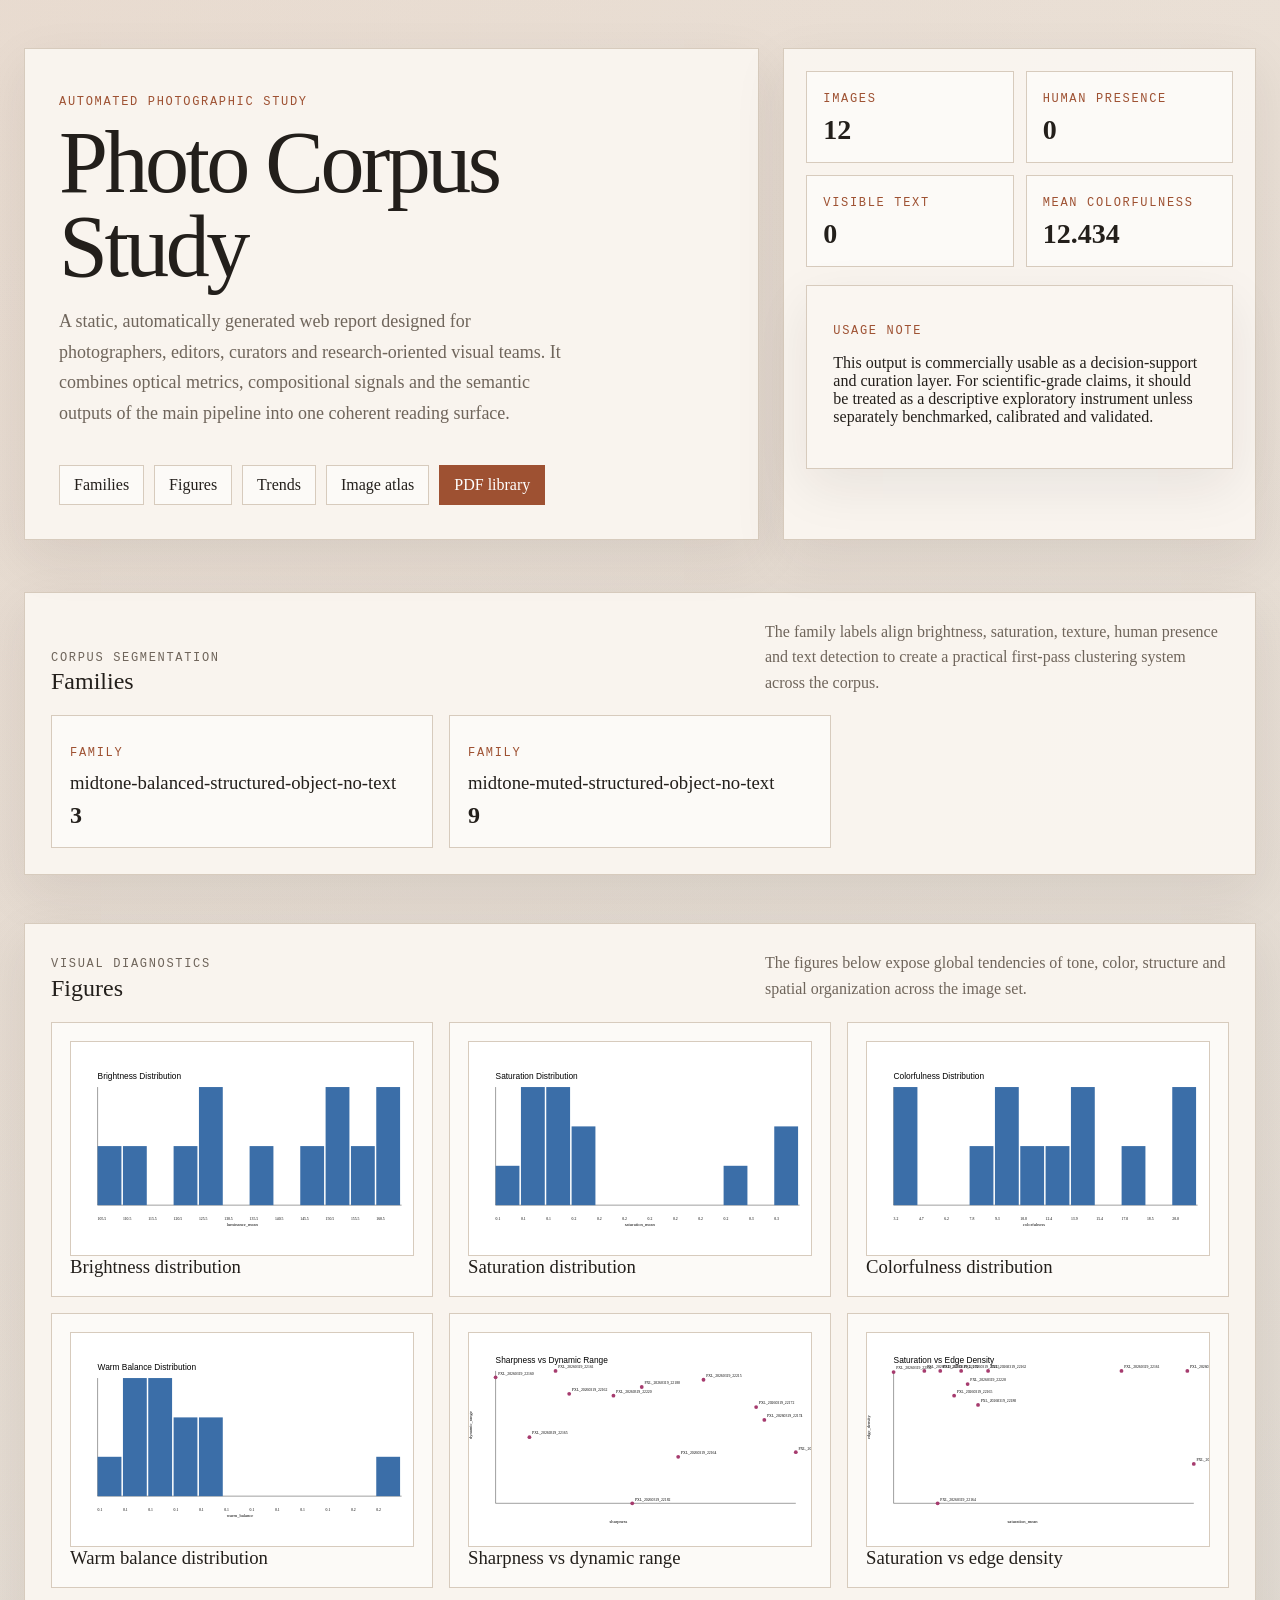
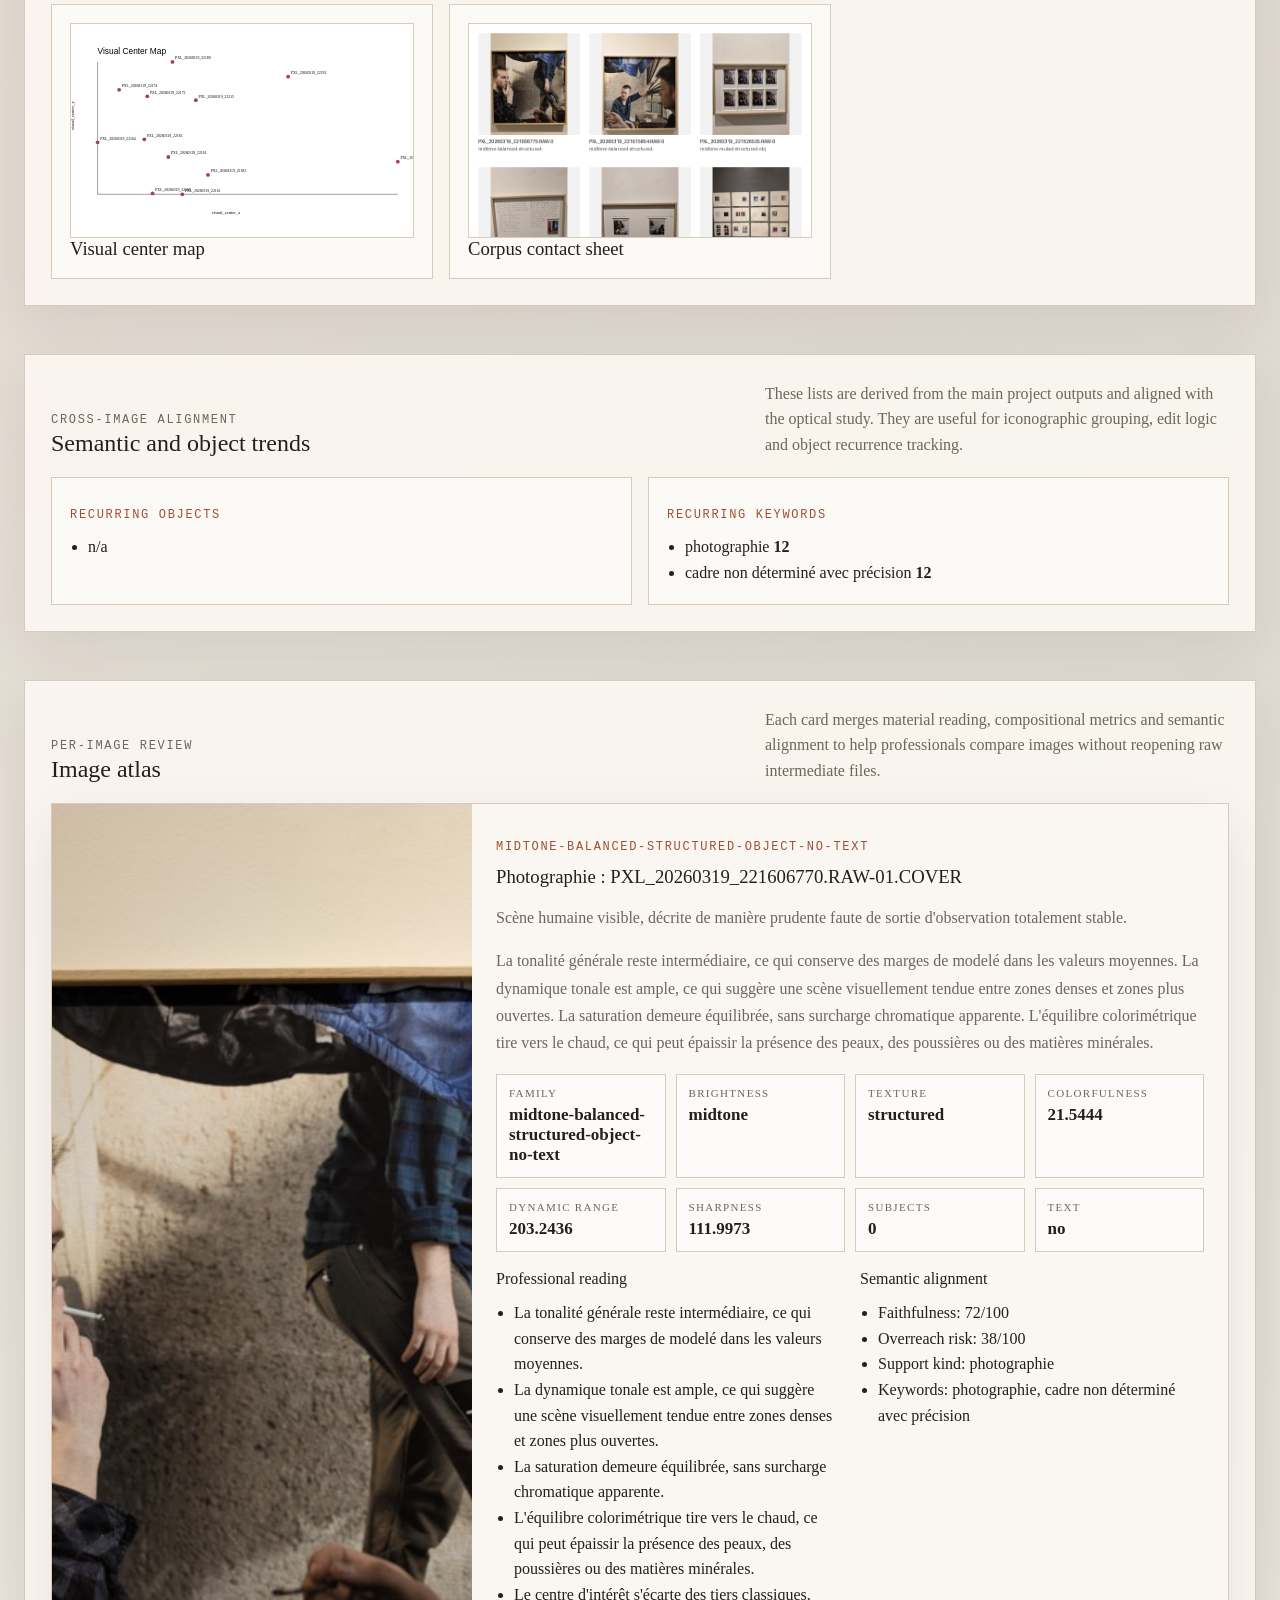
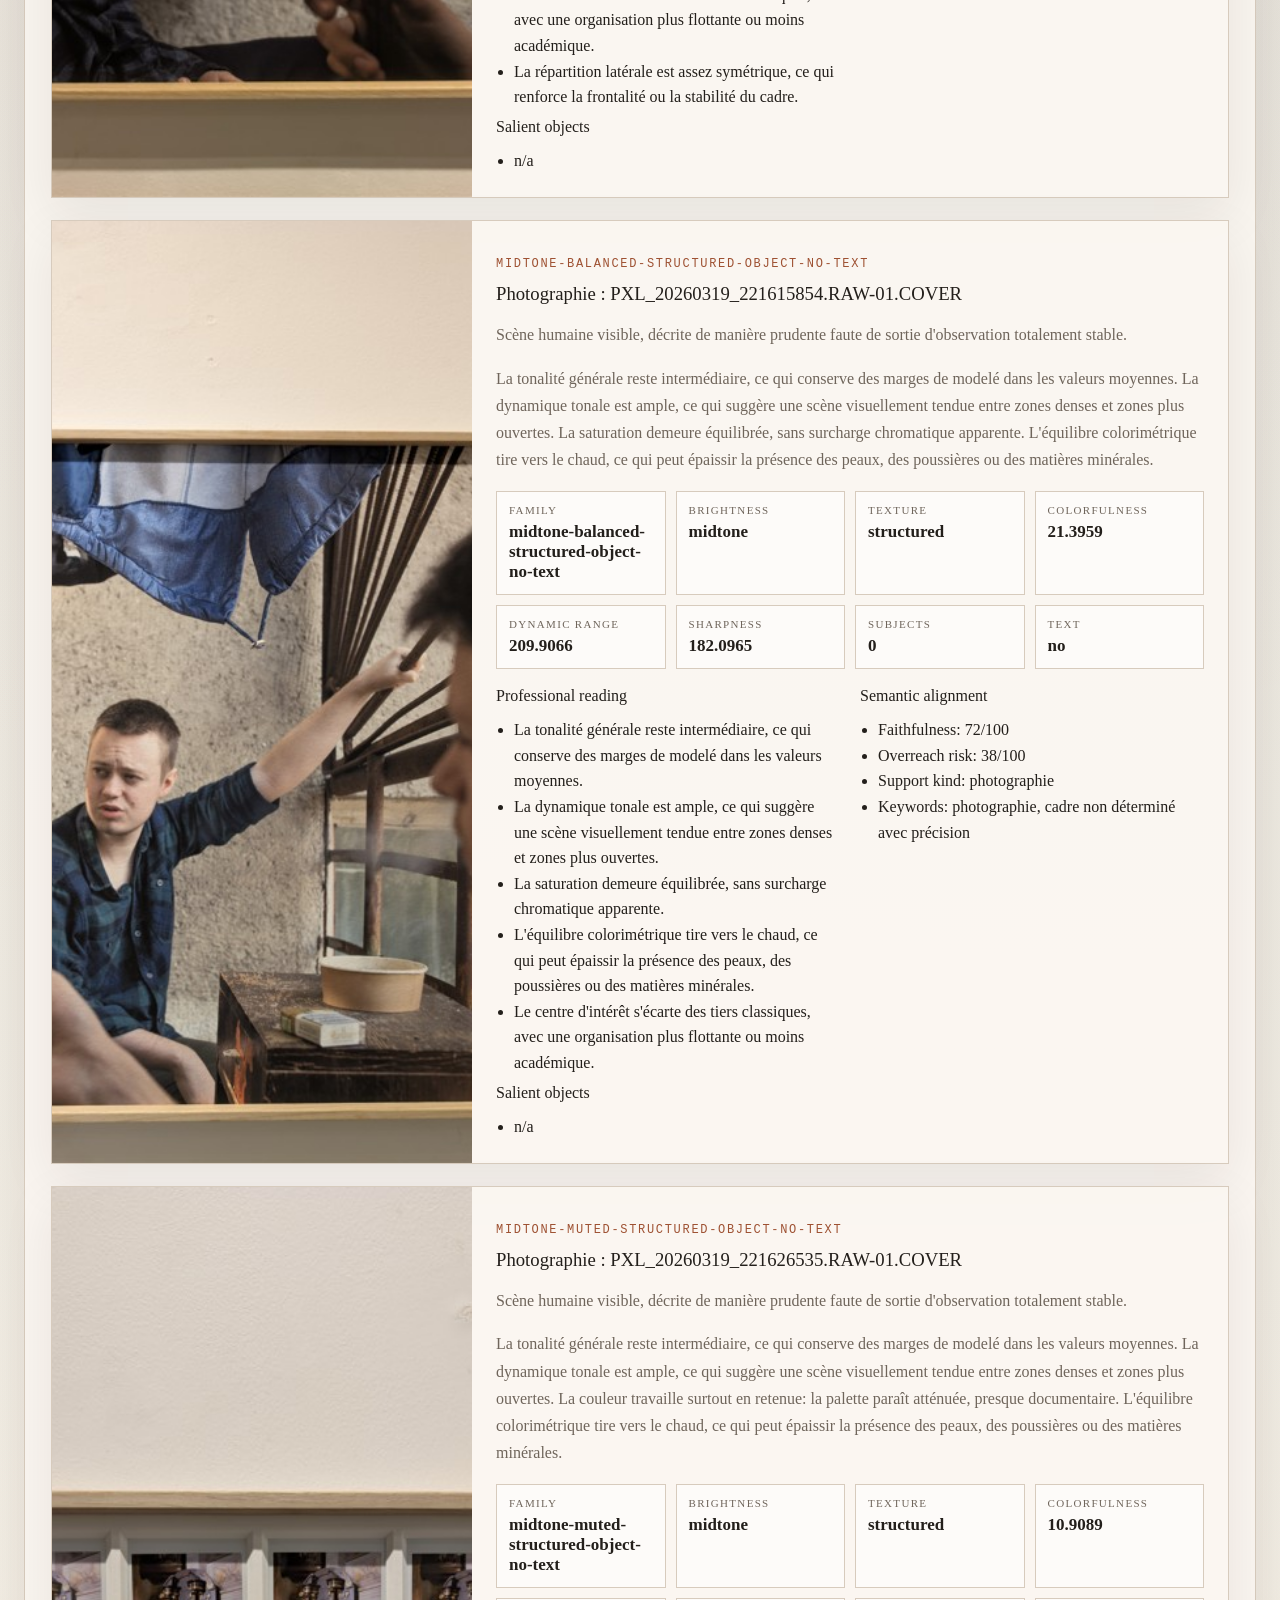
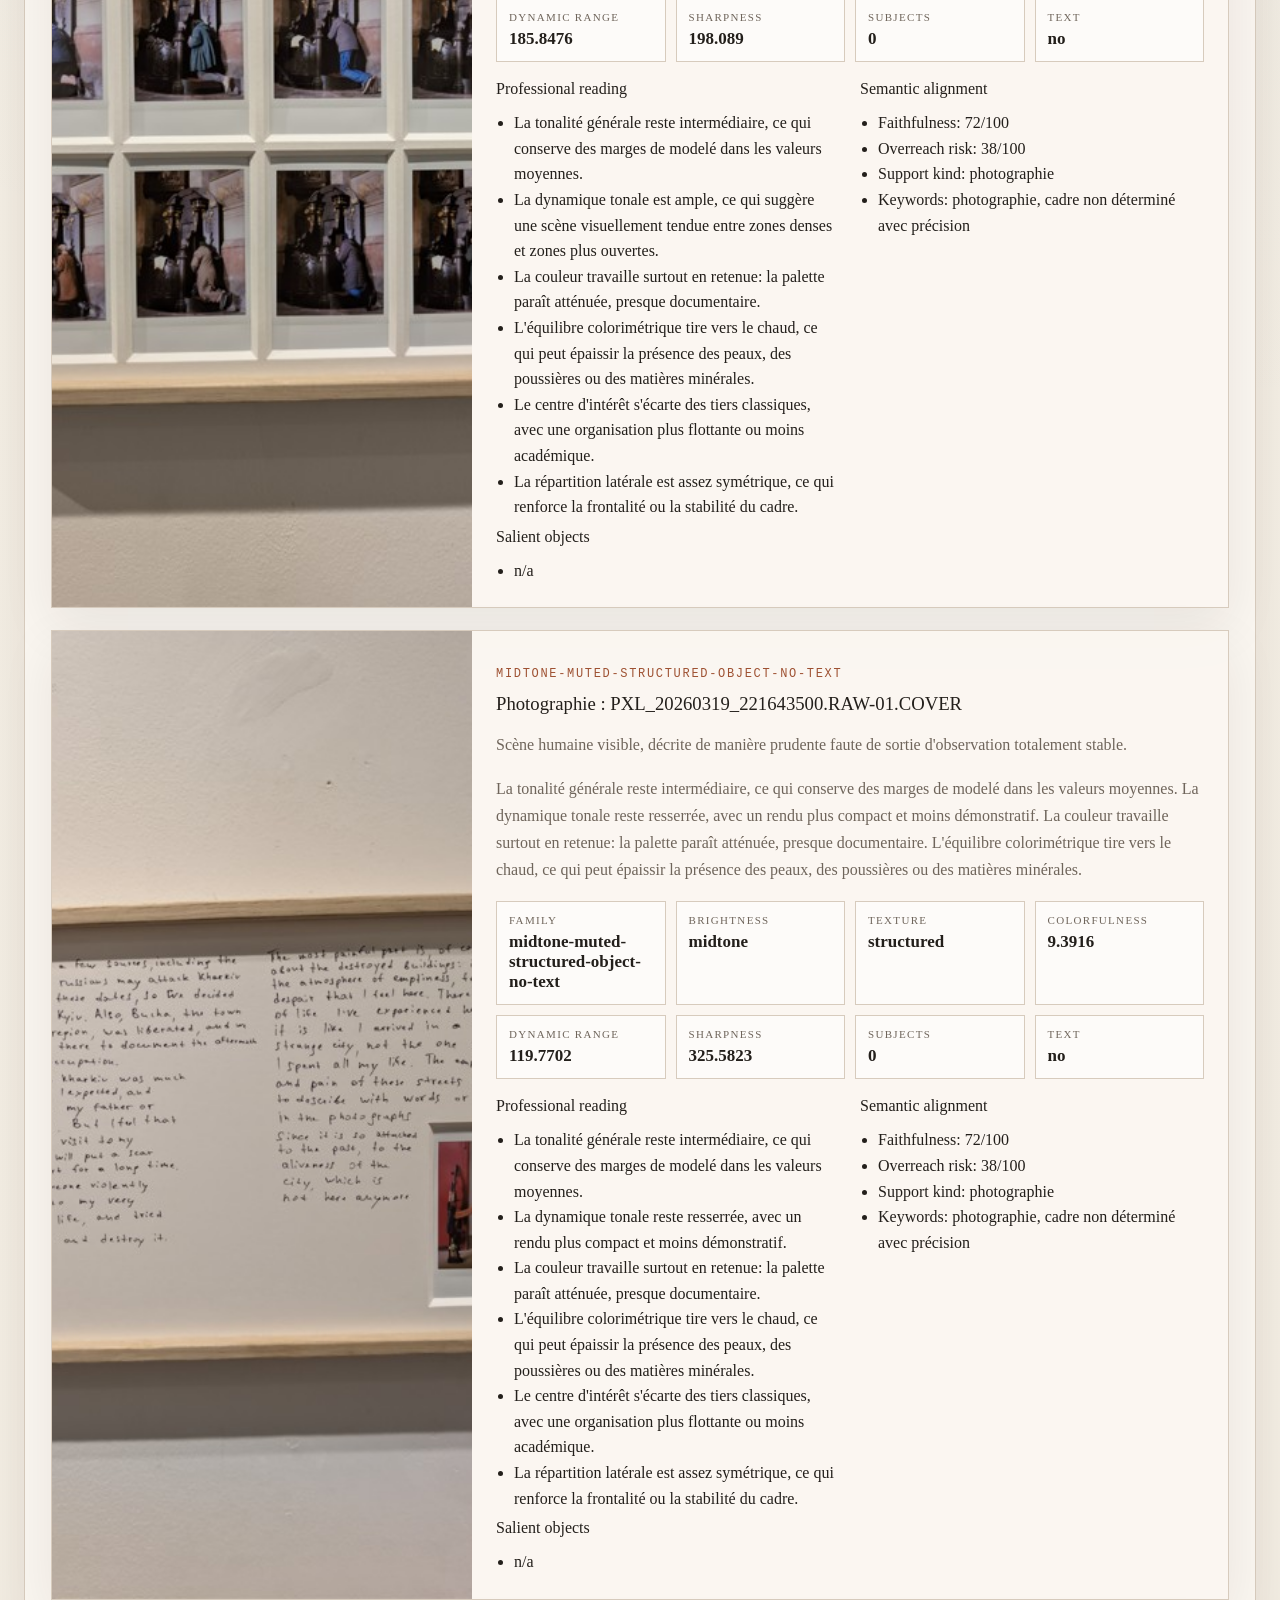
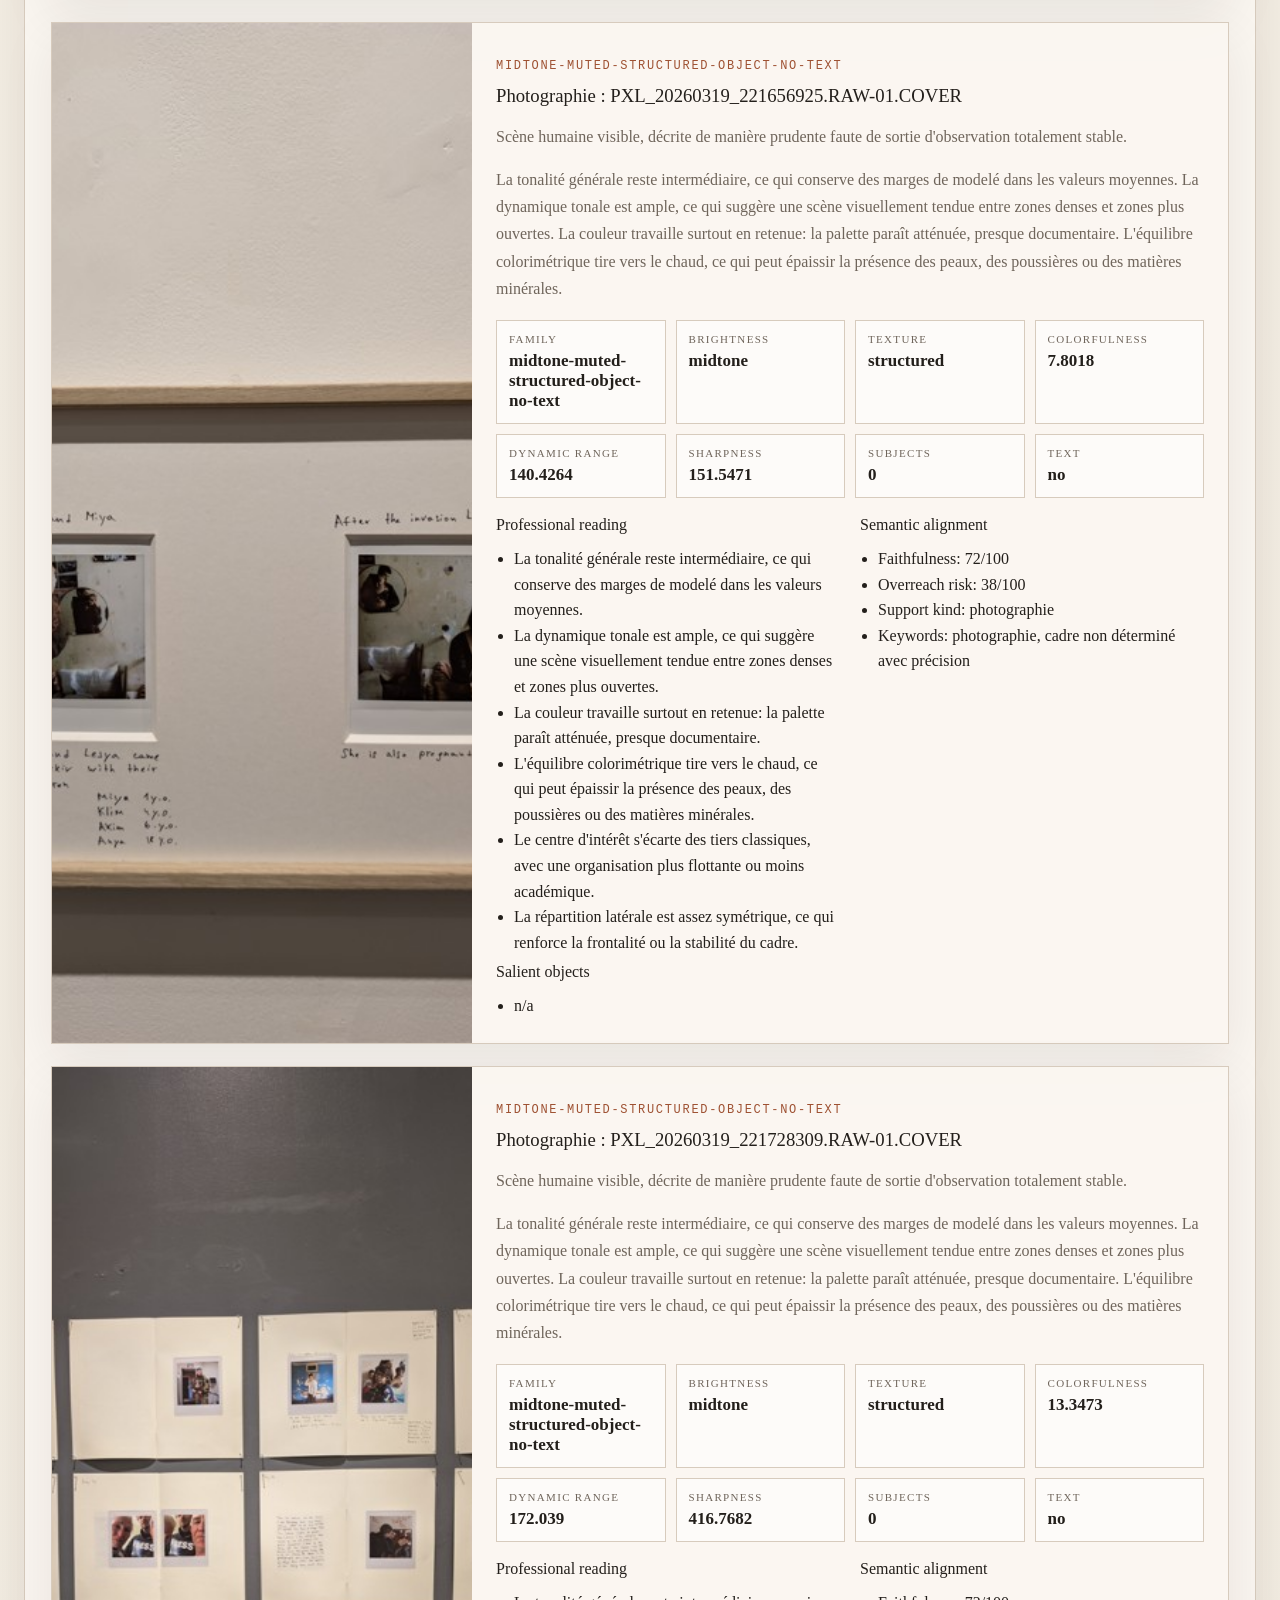
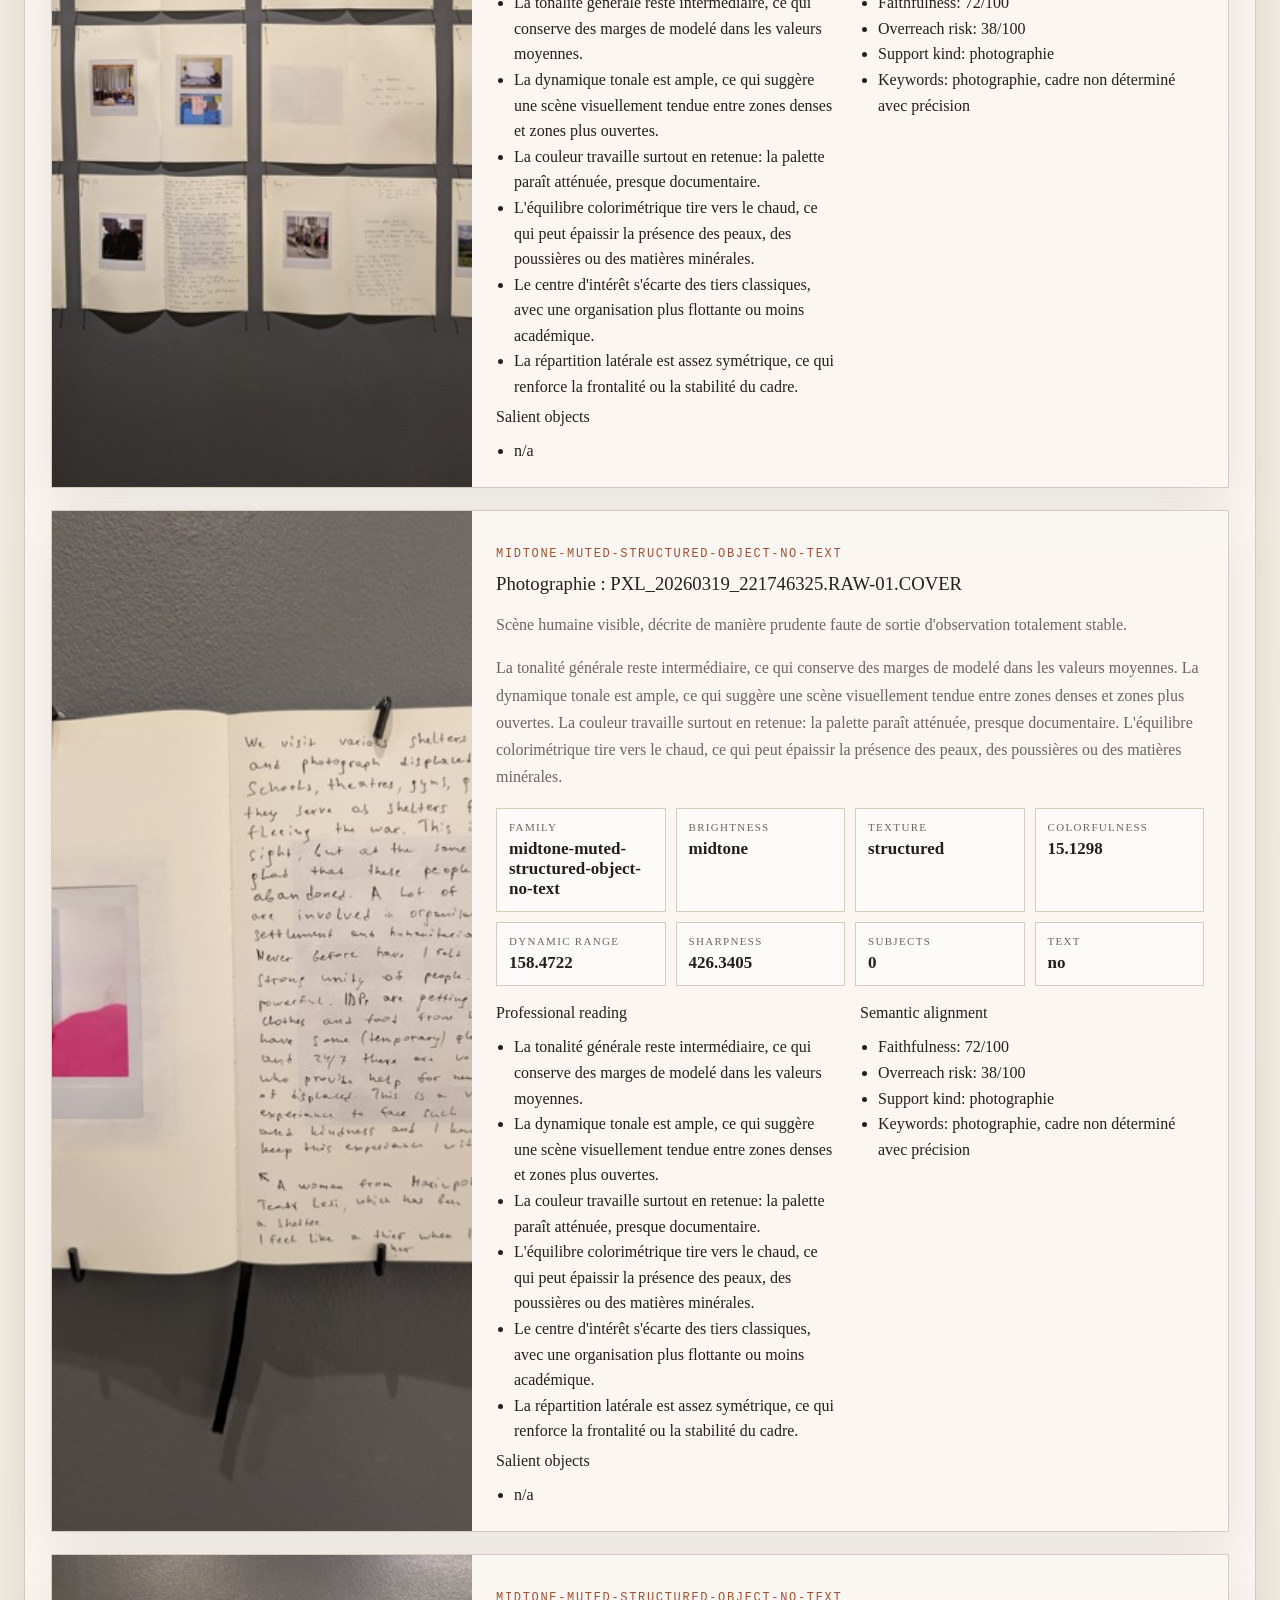
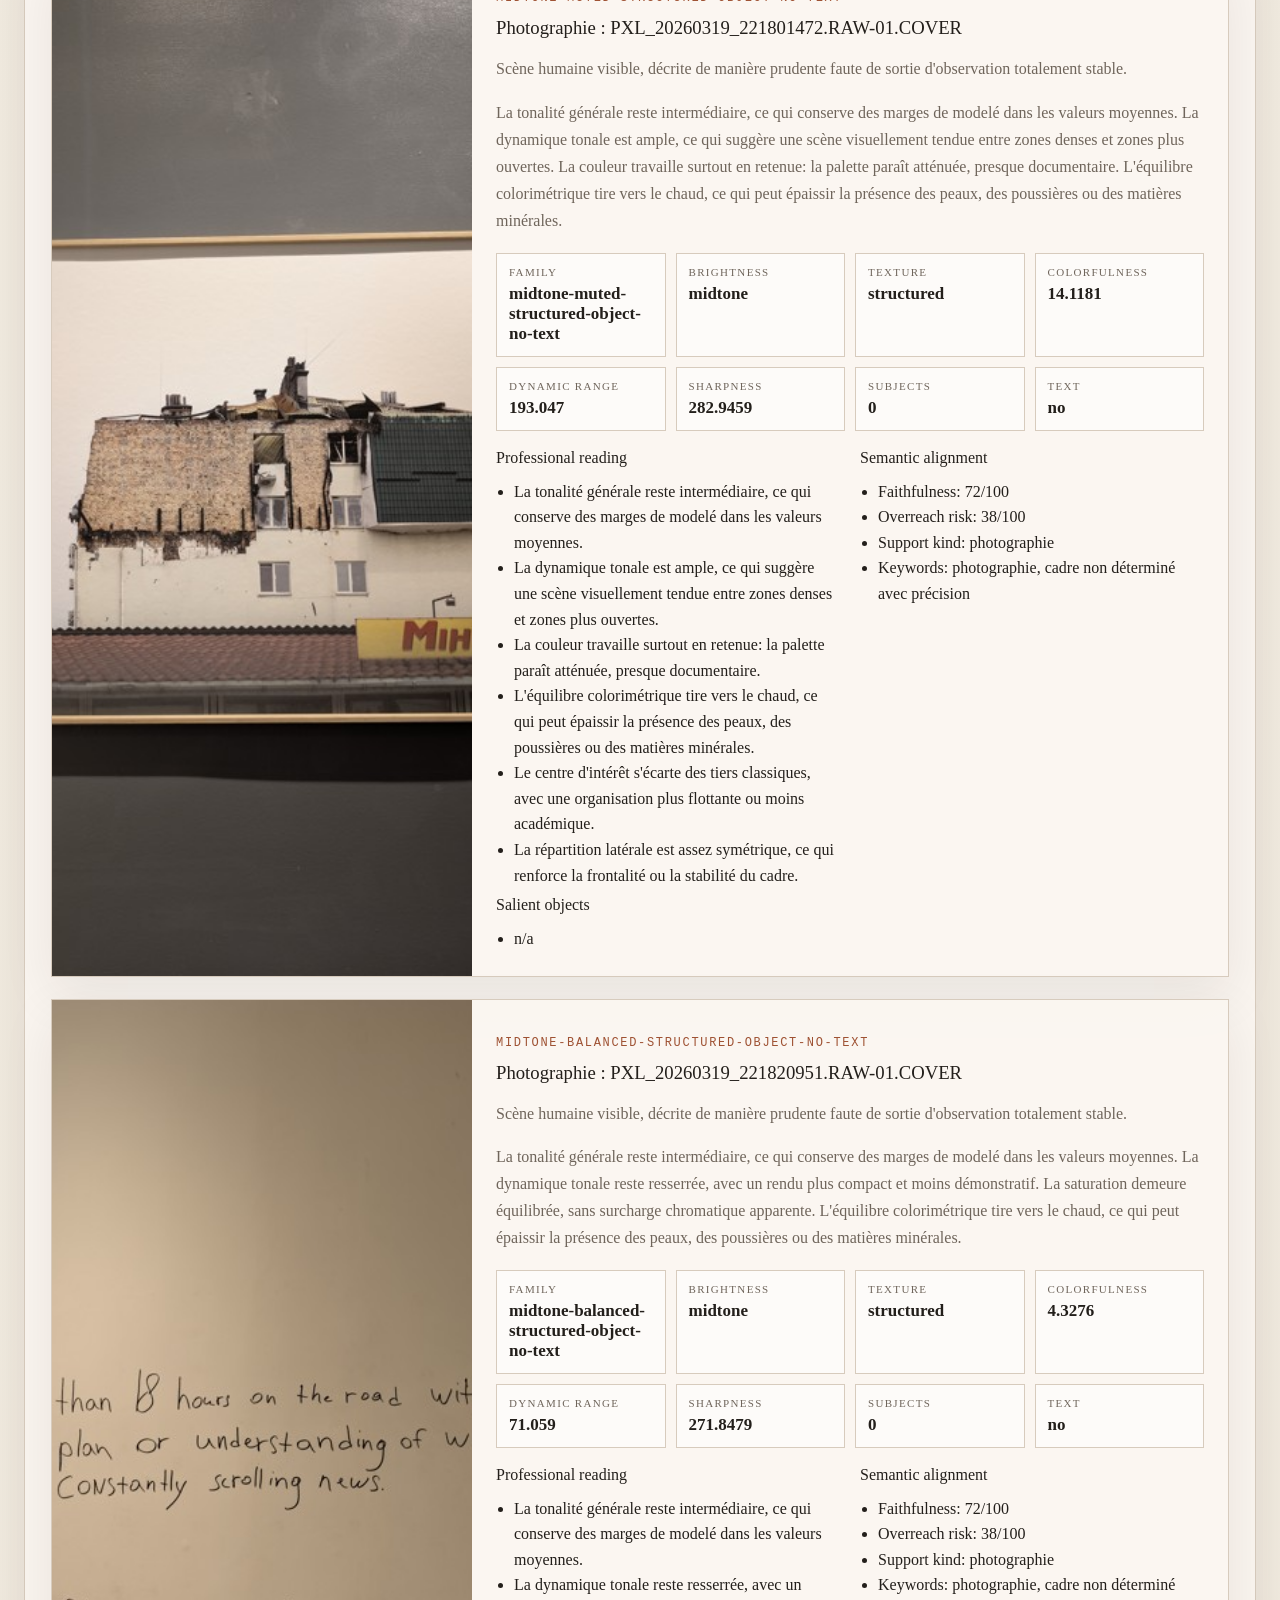
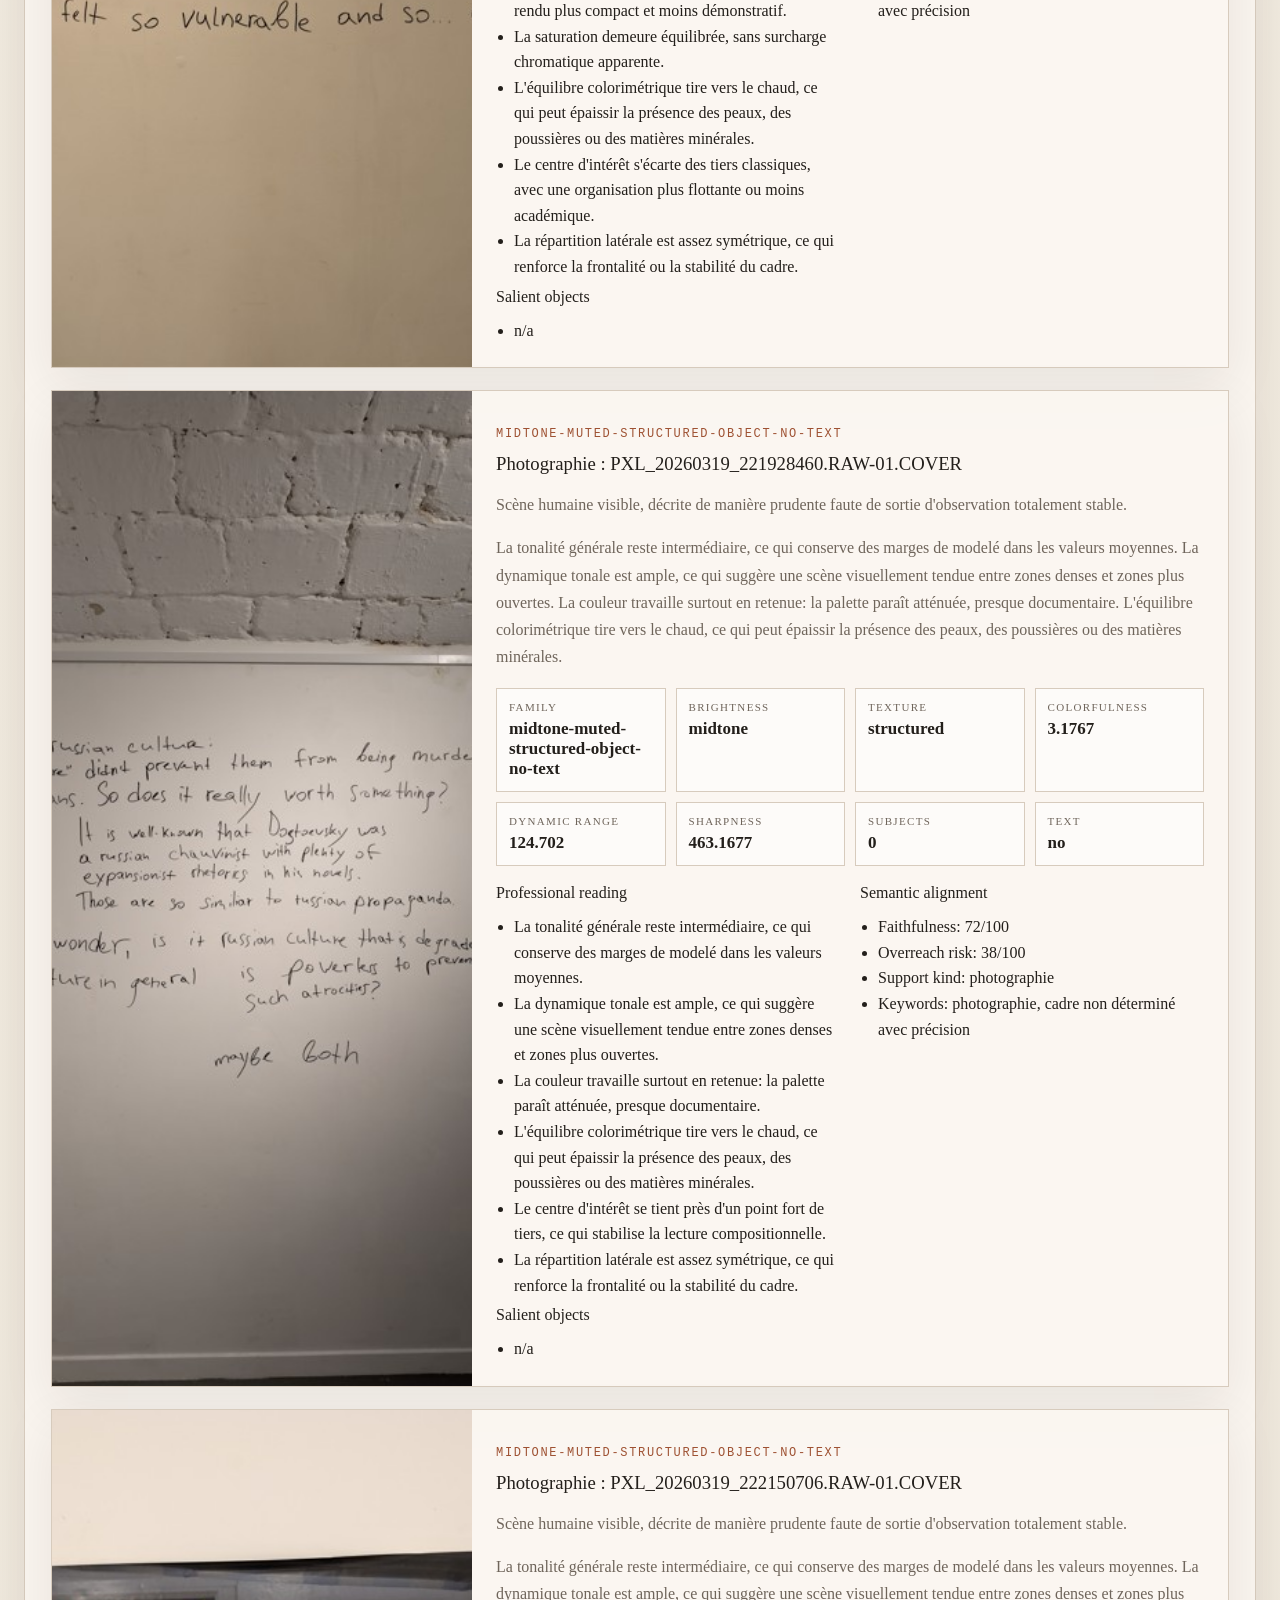
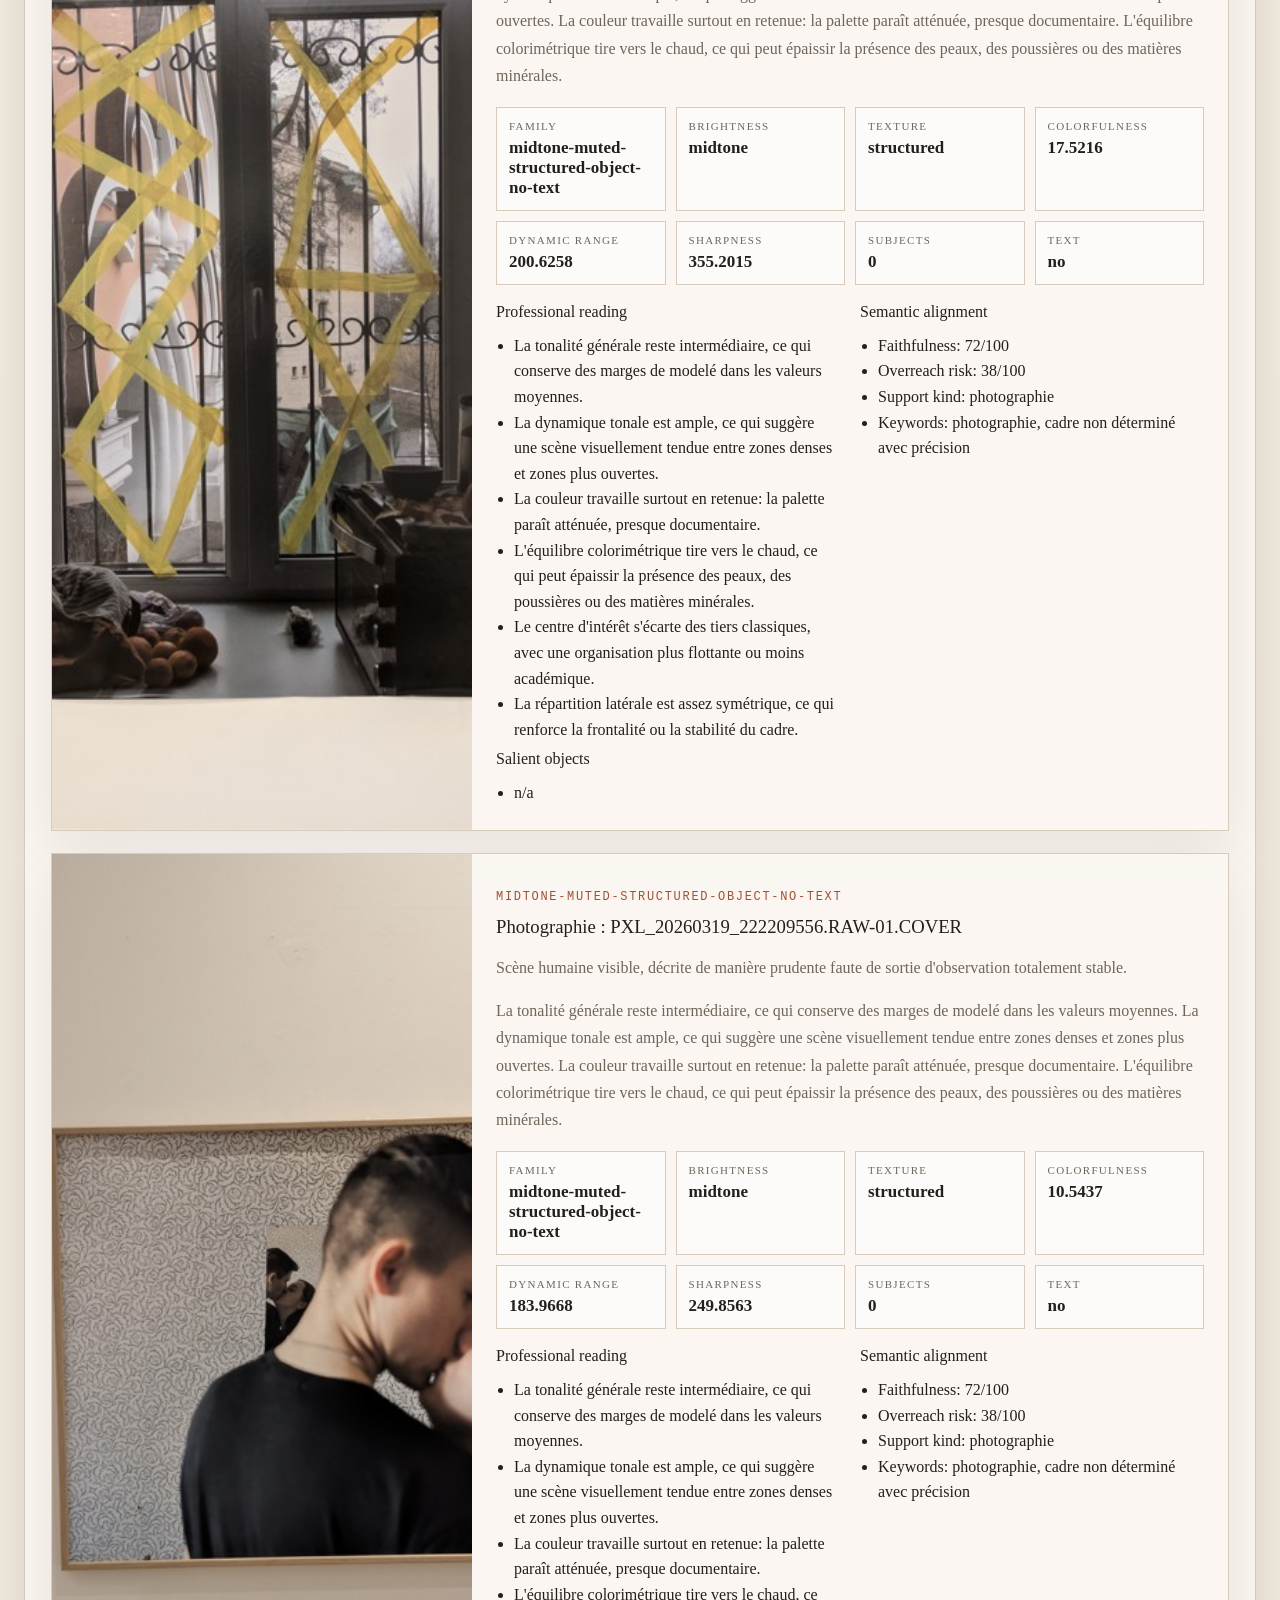
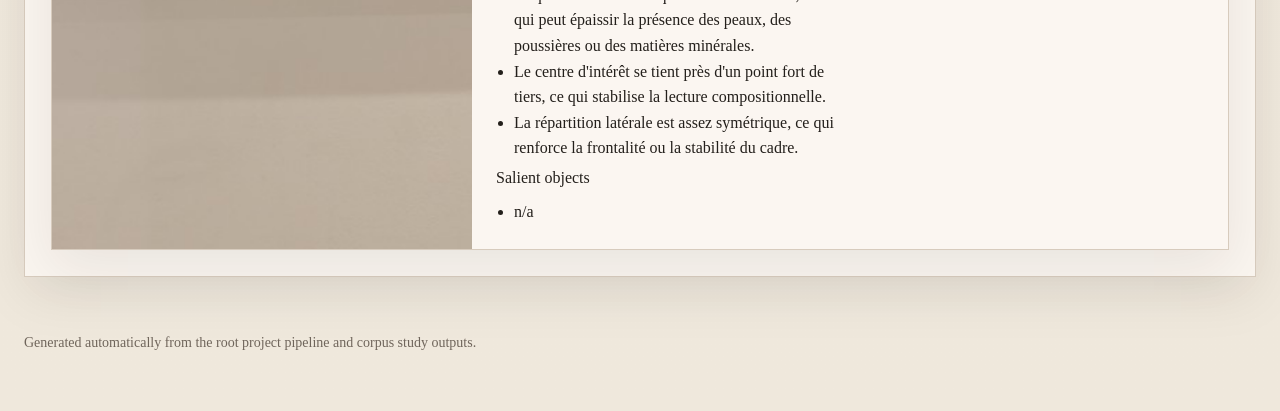
<file: public/index.html>
<!doctype html>
<html lang="en">
<head>
  <meta charset="utf-8">
  <meta name="viewport" content="width=device-width, initial-scale=1">
  <title>Photo Corpus Study</title>
  <link rel="stylesheet" href="assets/style.css">
</head>
<body>
  <header class="hero">
    <div class="shell hero-grid">
      <section class="hero-panel">
        <div>
          <p class="kicker">Automated photographic study</p>
          <h1>Photo Corpus Study</h1>
          <p class="lede">A static, automatically generated web report designed for photographers, editors, curators and research-oriented visual teams. It combines optical metrics, compositional signals and the semantic outputs of the main pipeline into one coherent reading surface.</p>
        </div>
        <nav class="nav-strip">
          <a href="#families">Families</a>
          <a href="#figures">Figures</a>
          <a href="#trends">Trends</a>
          <a href="#gallery">Image atlas</a>
          <a class="nav-strong" href="library.html">PDF library</a>
        </nav>
      </section>
      <aside class="hero-aside">
        <div class="stat-grid">
          <div class="stat-card"><span class="eyebrow">Images</span><strong>12</strong></div>
          <div class="stat-card"><span class="eyebrow">Human presence</span><strong>0</strong></div>
          <div class="stat-card"><span class="eyebrow">Visible text</span><strong>0</strong></div>
          <div class="stat-card"><span class="eyebrow">Mean colorfulness</span><strong>12.434</strong></div>
        </div>
        <div class="section-panel">
          <p class="eyebrow">Usage note</p>
          <p>This output is commercially usable as a decision-support and curation layer. For scientific-grade claims, it should be treated as a descriptive exploratory instrument unless separately benchmarked, calibrated and validated.</p>
        </div>
      </aside>
    </div>
  </header>

  <main>
    <section class="section" id="families">
      <div class="shell section-panel">
        <div class="section-head">
          <div>
            <p class="kicker">Corpus segmentation</p>
            <h2>Families</h2>
          </div>
          <p>The family labels align brightness, saturation, texture, human presence and text detection to create a practical first-pass clustering system across the corpus.</p>
        </div>
        <div class="family-grid">
        <article class="family-card">
          <p class="eyebrow">Family</p>
          <h3>midtone-balanced-structured-object-no-text</h3>
          <strong>3</strong>
        </article>
        
        <article class="family-card">
          <p class="eyebrow">Family</p>
          <h3>midtone-muted-structured-object-no-text</h3>
          <strong>9</strong>
        </article>
        </div>
      </div>
    </section>

    <section class="section" id="figures">
      <div class="shell section-panel">
        <div class="section-head">
          <div>
            <p class="kicker">Visual diagnostics</p>
            <h2>Figures</h2>
          </div>
          <p>The figures below expose global tendencies of tone, color, structure and spatial organization across the image set.</p>
        </div>
        <div class="figure-grid">
    <article class="figure-card">
      <div class="figure-frame">
        <img src="assets/figures/brightness_histogram.svg" alt="Brightness distribution">
      </div>
      <h3>Brightness distribution</h3>
    </article>
    
    <article class="figure-card">
      <div class="figure-frame">
        <img src="assets/figures/saturation_histogram.svg" alt="Saturation distribution">
      </div>
      <h3>Saturation distribution</h3>
    </article>
    
    <article class="figure-card">
      <div class="figure-frame">
        <img src="assets/figures/colorfulness_histogram.svg" alt="Colorfulness distribution">
      </div>
      <h3>Colorfulness distribution</h3>
    </article>
    
    <article class="figure-card">
      <div class="figure-frame">
        <img src="assets/figures/warm_balance_histogram.svg" alt="Warm balance distribution">
      </div>
      <h3>Warm balance distribution</h3>
    </article>
    
    <article class="figure-card">
      <div class="figure-frame">
        <img src="assets/figures/sharpness_vs_dynamic_range.svg" alt="Sharpness vs dynamic range">
      </div>
      <h3>Sharpness vs dynamic range</h3>
    </article>
    
    <article class="figure-card">
      <div class="figure-frame">
        <img src="assets/figures/saturation_vs_edge_density.svg" alt="Saturation vs edge density">
      </div>
      <h3>Saturation vs edge density</h3>
    </article>
    
    <article class="figure-card">
      <div class="figure-frame">
        <img src="assets/figures/visual_center_map.svg" alt="Visual center map">
      </div>
      <h3>Visual center map</h3>
    </article>
    
    <article class="figure-card">
      <div class="figure-frame">
        <img src="assets/figures/contact_sheet.png" alt="Corpus contact sheet">
      </div>
      <h3>Corpus contact sheet</h3>
    </article>
    </div>
      </div>
    </section>

    <section class="section" id="trends">
      <div class="shell section-panel">
        <div class="section-head">
          <div>
            <p class="kicker">Cross-image alignment</p>
            <h2>Semantic and object trends</h2>
          </div>
          <p>These lists are derived from the main project outputs and aligned with the optical study. They are useful for iconographic grouping, edit logic and object recurrence tracking.</p>
        </div>
        <div class="trend-grid">
          <article class="trend-block">
            <p class="eyebrow">Recurring objects</p>
            <ul><li>n/a</li></ul>
          </article>
          <article class="trend-block">
            <p class="eyebrow">Recurring keywords</p>
            <ul><li>photographie <strong>12</strong></li><li>cadre non déterminé avec précision <strong>12</strong></li></ul>
          </article>
        </div>
      </div>
    </section>

    <section class="section" id="gallery">
      <div class="shell section-panel">
        <div class="section-head">
          <div>
            <p class="kicker">Per-image review</p>
            <h2>Image atlas</h2>
          </div>
          <p>Each card merges material reading, compositional metrics and semantic alignment to help professionals compare images without reopening raw intermediate files.</p>
        </div>
        <div class="gallery">
    <article class="image-card" id="PXL_20260319_221606770.RAW-01.COVER">
      <div class="image-visual">
        <img src="assets/thumbs/PXL_20260319_221606770.RAW-01.COVER.jpg" alt="PXL_20260319_221606770.RAW-01.COVER.jpg">
      </div>
      <div class="image-copy">
        <p class="eyebrow">midtone-balanced-structured-object-no-text</p>
        <h3>Photographie : PXL_20260319_221606770.RAW-01.COVER</h3>
        <p class="scene-summary">Scène humaine visible, décrite de manière prudente faute de sortie d&#x27;observation totalement stable.</p>
        <p class="curatorial">La tonalité générale reste intermédiaire, ce qui conserve des marges de modelé dans les valeurs moyennes. La dynamique tonale est ample, ce qui suggère une scène visuellement tendue entre zones denses et zones plus ouvertes. La saturation demeure équilibrée, sans surcharge chromatique apparente. L&#x27;équilibre colorimétrique tire vers le chaud, ce qui peut épaissir la présence des peaux, des poussières ou des matières minérales.</p>
        <div class="metrics-grid"><div class="metric-chip"><span>Family</span><strong>midtone-balanced-structured-object-no-text</strong></div><div class="metric-chip"><span>Brightness</span><strong>midtone</strong></div><div class="metric-chip"><span>Texture</span><strong>structured</strong></div><div class="metric-chip"><span>Colorfulness</span><strong>21.5444</strong></div><div class="metric-chip"><span>Dynamic range</span><strong>203.2436</strong></div><div class="metric-chip"><span>Sharpness</span><strong>111.9973</strong></div><div class="metric-chip"><span>Subjects</span><strong>0</strong></div><div class="metric-chip"><span>Text</span><strong>no</strong></div></div>
        <div class="text-columns">
          <div>
            <h4>Professional reading</h4>
            <ul>
              <li>La tonalité générale reste intermédiaire, ce qui conserve des marges de modelé dans les valeurs moyennes.</li><li>La dynamique tonale est ample, ce qui suggère une scène visuellement tendue entre zones denses et zones plus ouvertes.</li><li>La saturation demeure équilibrée, sans surcharge chromatique apparente.</li><li>L&#x27;équilibre colorimétrique tire vers le chaud, ce qui peut épaissir la présence des peaux, des poussières ou des matières minérales.</li><li>Le centre d&#x27;intérêt s&#x27;écarte des tiers classiques, avec une organisation plus flottante ou moins académique.</li><li>La répartition latérale est assez symétrique, ce qui renforce la frontalité ou la stabilité du cadre.</li>
            </ul>
          </div>
          <div>
            <h4>Semantic alignment</h4>
            <ul>
              <li>Faithfulness: 72/100</li>
              <li>Overreach risk: 38/100</li>
              <li>Support kind: photographie</li>
              <li>Keywords: photographie, cadre non déterminé avec précision</li>
            </ul>
          </div>
        </div>
        <div class="objects-block">
          <h4>Salient objects</h4>
          <ul><li>n/a</li></ul>
        </div>
      </div>
    </article>
    
    <article class="image-card" id="PXL_20260319_221615854.RAW-01.COVER">
      <div class="image-visual">
        <img src="assets/thumbs/PXL_20260319_221615854.RAW-01.COVER.jpg" alt="PXL_20260319_221615854.RAW-01.COVER.jpg">
      </div>
      <div class="image-copy">
        <p class="eyebrow">midtone-balanced-structured-object-no-text</p>
        <h3>Photographie : PXL_20260319_221615854.RAW-01.COVER</h3>
        <p class="scene-summary">Scène humaine visible, décrite de manière prudente faute de sortie d&#x27;observation totalement stable.</p>
        <p class="curatorial">La tonalité générale reste intermédiaire, ce qui conserve des marges de modelé dans les valeurs moyennes. La dynamique tonale est ample, ce qui suggère une scène visuellement tendue entre zones denses et zones plus ouvertes. La saturation demeure équilibrée, sans surcharge chromatique apparente. L&#x27;équilibre colorimétrique tire vers le chaud, ce qui peut épaissir la présence des peaux, des poussières ou des matières minérales.</p>
        <div class="metrics-grid"><div class="metric-chip"><span>Family</span><strong>midtone-balanced-structured-object-no-text</strong></div><div class="metric-chip"><span>Brightness</span><strong>midtone</strong></div><div class="metric-chip"><span>Texture</span><strong>structured</strong></div><div class="metric-chip"><span>Colorfulness</span><strong>21.3959</strong></div><div class="metric-chip"><span>Dynamic range</span><strong>209.9066</strong></div><div class="metric-chip"><span>Sharpness</span><strong>182.0965</strong></div><div class="metric-chip"><span>Subjects</span><strong>0</strong></div><div class="metric-chip"><span>Text</span><strong>no</strong></div></div>
        <div class="text-columns">
          <div>
            <h4>Professional reading</h4>
            <ul>
              <li>La tonalité générale reste intermédiaire, ce qui conserve des marges de modelé dans les valeurs moyennes.</li><li>La dynamique tonale est ample, ce qui suggère une scène visuellement tendue entre zones denses et zones plus ouvertes.</li><li>La saturation demeure équilibrée, sans surcharge chromatique apparente.</li><li>L&#x27;équilibre colorimétrique tire vers le chaud, ce qui peut épaissir la présence des peaux, des poussières ou des matières minérales.</li><li>Le centre d&#x27;intérêt s&#x27;écarte des tiers classiques, avec une organisation plus flottante ou moins académique.</li>
            </ul>
          </div>
          <div>
            <h4>Semantic alignment</h4>
            <ul>
              <li>Faithfulness: 72/100</li>
              <li>Overreach risk: 38/100</li>
              <li>Support kind: photographie</li>
              <li>Keywords: photographie, cadre non déterminé avec précision</li>
            </ul>
          </div>
        </div>
        <div class="objects-block">
          <h4>Salient objects</h4>
          <ul><li>n/a</li></ul>
        </div>
      </div>
    </article>
    
    <article class="image-card" id="PXL_20260319_221626535.RAW-01.COVER">
      <div class="image-visual">
        <img src="assets/thumbs/PXL_20260319_221626535.RAW-01.COVER.jpg" alt="PXL_20260319_221626535.RAW-01.COVER.jpg">
      </div>
      <div class="image-copy">
        <p class="eyebrow">midtone-muted-structured-object-no-text</p>
        <h3>Photographie : PXL_20260319_221626535.RAW-01.COVER</h3>
        <p class="scene-summary">Scène humaine visible, décrite de manière prudente faute de sortie d&#x27;observation totalement stable.</p>
        <p class="curatorial">La tonalité générale reste intermédiaire, ce qui conserve des marges de modelé dans les valeurs moyennes. La dynamique tonale est ample, ce qui suggère une scène visuellement tendue entre zones denses et zones plus ouvertes. La couleur travaille surtout en retenue: la palette paraît atténuée, presque documentaire. L&#x27;équilibre colorimétrique tire vers le chaud, ce qui peut épaissir la présence des peaux, des poussières ou des matières minérales.</p>
        <div class="metrics-grid"><div class="metric-chip"><span>Family</span><strong>midtone-muted-structured-object-no-text</strong></div><div class="metric-chip"><span>Brightness</span><strong>midtone</strong></div><div class="metric-chip"><span>Texture</span><strong>structured</strong></div><div class="metric-chip"><span>Colorfulness</span><strong>10.9089</strong></div><div class="metric-chip"><span>Dynamic range</span><strong>185.8476</strong></div><div class="metric-chip"><span>Sharpness</span><strong>198.089</strong></div><div class="metric-chip"><span>Subjects</span><strong>0</strong></div><div class="metric-chip"><span>Text</span><strong>no</strong></div></div>
        <div class="text-columns">
          <div>
            <h4>Professional reading</h4>
            <ul>
              <li>La tonalité générale reste intermédiaire, ce qui conserve des marges de modelé dans les valeurs moyennes.</li><li>La dynamique tonale est ample, ce qui suggère une scène visuellement tendue entre zones denses et zones plus ouvertes.</li><li>La couleur travaille surtout en retenue: la palette paraît atténuée, presque documentaire.</li><li>L&#x27;équilibre colorimétrique tire vers le chaud, ce qui peut épaissir la présence des peaux, des poussières ou des matières minérales.</li><li>Le centre d&#x27;intérêt s&#x27;écarte des tiers classiques, avec une organisation plus flottante ou moins académique.</li><li>La répartition latérale est assez symétrique, ce qui renforce la frontalité ou la stabilité du cadre.</li>
            </ul>
          </div>
          <div>
            <h4>Semantic alignment</h4>
            <ul>
              <li>Faithfulness: 72/100</li>
              <li>Overreach risk: 38/100</li>
              <li>Support kind: photographie</li>
              <li>Keywords: photographie, cadre non déterminé avec précision</li>
            </ul>
          </div>
        </div>
        <div class="objects-block">
          <h4>Salient objects</h4>
          <ul><li>n/a</li></ul>
        </div>
      </div>
    </article>
    
    <article class="image-card" id="PXL_20260319_221643500.RAW-01.COVER">
      <div class="image-visual">
        <img src="assets/thumbs/PXL_20260319_221643500.RAW-01.COVER.jpg" alt="PXL_20260319_221643500.RAW-01.COVER.jpg">
      </div>
      <div class="image-copy">
        <p class="eyebrow">midtone-muted-structured-object-no-text</p>
        <h3>Photographie : PXL_20260319_221643500.RAW-01.COVER</h3>
        <p class="scene-summary">Scène humaine visible, décrite de manière prudente faute de sortie d&#x27;observation totalement stable.</p>
        <p class="curatorial">La tonalité générale reste intermédiaire, ce qui conserve des marges de modelé dans les valeurs moyennes. La dynamique tonale reste resserrée, avec un rendu plus compact et moins démonstratif. La couleur travaille surtout en retenue: la palette paraît atténuée, presque documentaire. L&#x27;équilibre colorimétrique tire vers le chaud, ce qui peut épaissir la présence des peaux, des poussières ou des matières minérales.</p>
        <div class="metrics-grid"><div class="metric-chip"><span>Family</span><strong>midtone-muted-structured-object-no-text</strong></div><div class="metric-chip"><span>Brightness</span><strong>midtone</strong></div><div class="metric-chip"><span>Texture</span><strong>structured</strong></div><div class="metric-chip"><span>Colorfulness</span><strong>9.3916</strong></div><div class="metric-chip"><span>Dynamic range</span><strong>119.7702</strong></div><div class="metric-chip"><span>Sharpness</span><strong>325.5823</strong></div><div class="metric-chip"><span>Subjects</span><strong>0</strong></div><div class="metric-chip"><span>Text</span><strong>no</strong></div></div>
        <div class="text-columns">
          <div>
            <h4>Professional reading</h4>
            <ul>
              <li>La tonalité générale reste intermédiaire, ce qui conserve des marges de modelé dans les valeurs moyennes.</li><li>La dynamique tonale reste resserrée, avec un rendu plus compact et moins démonstratif.</li><li>La couleur travaille surtout en retenue: la palette paraît atténuée, presque documentaire.</li><li>L&#x27;équilibre colorimétrique tire vers le chaud, ce qui peut épaissir la présence des peaux, des poussières ou des matières minérales.</li><li>Le centre d&#x27;intérêt s&#x27;écarte des tiers classiques, avec une organisation plus flottante ou moins académique.</li><li>La répartition latérale est assez symétrique, ce qui renforce la frontalité ou la stabilité du cadre.</li>
            </ul>
          </div>
          <div>
            <h4>Semantic alignment</h4>
            <ul>
              <li>Faithfulness: 72/100</li>
              <li>Overreach risk: 38/100</li>
              <li>Support kind: photographie</li>
              <li>Keywords: photographie, cadre non déterminé avec précision</li>
            </ul>
          </div>
        </div>
        <div class="objects-block">
          <h4>Salient objects</h4>
          <ul><li>n/a</li></ul>
        </div>
      </div>
    </article>
    
    <article class="image-card" id="PXL_20260319_221656925.RAW-01.COVER">
      <div class="image-visual">
        <img src="assets/thumbs/PXL_20260319_221656925.RAW-01.COVER.jpg" alt="PXL_20260319_221656925.RAW-01.COVER.jpg">
      </div>
      <div class="image-copy">
        <p class="eyebrow">midtone-muted-structured-object-no-text</p>
        <h3>Photographie : PXL_20260319_221656925.RAW-01.COVER</h3>
        <p class="scene-summary">Scène humaine visible, décrite de manière prudente faute de sortie d&#x27;observation totalement stable.</p>
        <p class="curatorial">La tonalité générale reste intermédiaire, ce qui conserve des marges de modelé dans les valeurs moyennes. La dynamique tonale est ample, ce qui suggère une scène visuellement tendue entre zones denses et zones plus ouvertes. La couleur travaille surtout en retenue: la palette paraît atténuée, presque documentaire. L&#x27;équilibre colorimétrique tire vers le chaud, ce qui peut épaissir la présence des peaux, des poussières ou des matières minérales.</p>
        <div class="metrics-grid"><div class="metric-chip"><span>Family</span><strong>midtone-muted-structured-object-no-text</strong></div><div class="metric-chip"><span>Brightness</span><strong>midtone</strong></div><div class="metric-chip"><span>Texture</span><strong>structured</strong></div><div class="metric-chip"><span>Colorfulness</span><strong>7.8018</strong></div><div class="metric-chip"><span>Dynamic range</span><strong>140.4264</strong></div><div class="metric-chip"><span>Sharpness</span><strong>151.5471</strong></div><div class="metric-chip"><span>Subjects</span><strong>0</strong></div><div class="metric-chip"><span>Text</span><strong>no</strong></div></div>
        <div class="text-columns">
          <div>
            <h4>Professional reading</h4>
            <ul>
              <li>La tonalité générale reste intermédiaire, ce qui conserve des marges de modelé dans les valeurs moyennes.</li><li>La dynamique tonale est ample, ce qui suggère une scène visuellement tendue entre zones denses et zones plus ouvertes.</li><li>La couleur travaille surtout en retenue: la palette paraît atténuée, presque documentaire.</li><li>L&#x27;équilibre colorimétrique tire vers le chaud, ce qui peut épaissir la présence des peaux, des poussières ou des matières minérales.</li><li>Le centre d&#x27;intérêt s&#x27;écarte des tiers classiques, avec une organisation plus flottante ou moins académique.</li><li>La répartition latérale est assez symétrique, ce qui renforce la frontalité ou la stabilité du cadre.</li>
            </ul>
          </div>
          <div>
            <h4>Semantic alignment</h4>
            <ul>
              <li>Faithfulness: 72/100</li>
              <li>Overreach risk: 38/100</li>
              <li>Support kind: photographie</li>
              <li>Keywords: photographie, cadre non déterminé avec précision</li>
            </ul>
          </div>
        </div>
        <div class="objects-block">
          <h4>Salient objects</h4>
          <ul><li>n/a</li></ul>
        </div>
      </div>
    </article>
    
    <article class="image-card" id="PXL_20260319_221728309.RAW-01.COVER">
      <div class="image-visual">
        <img src="assets/thumbs/PXL_20260319_221728309.RAW-01.COVER.jpg" alt="PXL_20260319_221728309.RAW-01.COVER.jpg">
      </div>
      <div class="image-copy">
        <p class="eyebrow">midtone-muted-structured-object-no-text</p>
        <h3>Photographie : PXL_20260319_221728309.RAW-01.COVER</h3>
        <p class="scene-summary">Scène humaine visible, décrite de manière prudente faute de sortie d&#x27;observation totalement stable.</p>
        <p class="curatorial">La tonalité générale reste intermédiaire, ce qui conserve des marges de modelé dans les valeurs moyennes. La dynamique tonale est ample, ce qui suggère une scène visuellement tendue entre zones denses et zones plus ouvertes. La couleur travaille surtout en retenue: la palette paraît atténuée, presque documentaire. L&#x27;équilibre colorimétrique tire vers le chaud, ce qui peut épaissir la présence des peaux, des poussières ou des matières minérales.</p>
        <div class="metrics-grid"><div class="metric-chip"><span>Family</span><strong>midtone-muted-structured-object-no-text</strong></div><div class="metric-chip"><span>Brightness</span><strong>midtone</strong></div><div class="metric-chip"><span>Texture</span><strong>structured</strong></div><div class="metric-chip"><span>Colorfulness</span><strong>13.3473</strong></div><div class="metric-chip"><span>Dynamic range</span><strong>172.039</strong></div><div class="metric-chip"><span>Sharpness</span><strong>416.7682</strong></div><div class="metric-chip"><span>Subjects</span><strong>0</strong></div><div class="metric-chip"><span>Text</span><strong>no</strong></div></div>
        <div class="text-columns">
          <div>
            <h4>Professional reading</h4>
            <ul>
              <li>La tonalité générale reste intermédiaire, ce qui conserve des marges de modelé dans les valeurs moyennes.</li><li>La dynamique tonale est ample, ce qui suggère une scène visuellement tendue entre zones denses et zones plus ouvertes.</li><li>La couleur travaille surtout en retenue: la palette paraît atténuée, presque documentaire.</li><li>L&#x27;équilibre colorimétrique tire vers le chaud, ce qui peut épaissir la présence des peaux, des poussières ou des matières minérales.</li><li>Le centre d&#x27;intérêt s&#x27;écarte des tiers classiques, avec une organisation plus flottante ou moins académique.</li><li>La répartition latérale est assez symétrique, ce qui renforce la frontalité ou la stabilité du cadre.</li>
            </ul>
          </div>
          <div>
            <h4>Semantic alignment</h4>
            <ul>
              <li>Faithfulness: 72/100</li>
              <li>Overreach risk: 38/100</li>
              <li>Support kind: photographie</li>
              <li>Keywords: photographie, cadre non déterminé avec précision</li>
            </ul>
          </div>
        </div>
        <div class="objects-block">
          <h4>Salient objects</h4>
          <ul><li>n/a</li></ul>
        </div>
      </div>
    </article>
    
    <article class="image-card" id="PXL_20260319_221746325.RAW-01.COVER">
      <div class="image-visual">
        <img src="assets/thumbs/PXL_20260319_221746325.RAW-01.COVER.jpg" alt="PXL_20260319_221746325.RAW-01.COVER.jpg">
      </div>
      <div class="image-copy">
        <p class="eyebrow">midtone-muted-structured-object-no-text</p>
        <h3>Photographie : PXL_20260319_221746325.RAW-01.COVER</h3>
        <p class="scene-summary">Scène humaine visible, décrite de manière prudente faute de sortie d&#x27;observation totalement stable.</p>
        <p class="curatorial">La tonalité générale reste intermédiaire, ce qui conserve des marges de modelé dans les valeurs moyennes. La dynamique tonale est ample, ce qui suggère une scène visuellement tendue entre zones denses et zones plus ouvertes. La couleur travaille surtout en retenue: la palette paraît atténuée, presque documentaire. L&#x27;équilibre colorimétrique tire vers le chaud, ce qui peut épaissir la présence des peaux, des poussières ou des matières minérales.</p>
        <div class="metrics-grid"><div class="metric-chip"><span>Family</span><strong>midtone-muted-structured-object-no-text</strong></div><div class="metric-chip"><span>Brightness</span><strong>midtone</strong></div><div class="metric-chip"><span>Texture</span><strong>structured</strong></div><div class="metric-chip"><span>Colorfulness</span><strong>15.1298</strong></div><div class="metric-chip"><span>Dynamic range</span><strong>158.4722</strong></div><div class="metric-chip"><span>Sharpness</span><strong>426.3405</strong></div><div class="metric-chip"><span>Subjects</span><strong>0</strong></div><div class="metric-chip"><span>Text</span><strong>no</strong></div></div>
        <div class="text-columns">
          <div>
            <h4>Professional reading</h4>
            <ul>
              <li>La tonalité générale reste intermédiaire, ce qui conserve des marges de modelé dans les valeurs moyennes.</li><li>La dynamique tonale est ample, ce qui suggère une scène visuellement tendue entre zones denses et zones plus ouvertes.</li><li>La couleur travaille surtout en retenue: la palette paraît atténuée, presque documentaire.</li><li>L&#x27;équilibre colorimétrique tire vers le chaud, ce qui peut épaissir la présence des peaux, des poussières ou des matières minérales.</li><li>Le centre d&#x27;intérêt s&#x27;écarte des tiers classiques, avec une organisation plus flottante ou moins académique.</li><li>La répartition latérale est assez symétrique, ce qui renforce la frontalité ou la stabilité du cadre.</li>
            </ul>
          </div>
          <div>
            <h4>Semantic alignment</h4>
            <ul>
              <li>Faithfulness: 72/100</li>
              <li>Overreach risk: 38/100</li>
              <li>Support kind: photographie</li>
              <li>Keywords: photographie, cadre non déterminé avec précision</li>
            </ul>
          </div>
        </div>
        <div class="objects-block">
          <h4>Salient objects</h4>
          <ul><li>n/a</li></ul>
        </div>
      </div>
    </article>
    
    <article class="image-card" id="PXL_20260319_221801472.RAW-01.COVER">
      <div class="image-visual">
        <img src="assets/thumbs/PXL_20260319_221801472.RAW-01.COVER.jpg" alt="PXL_20260319_221801472.RAW-01.COVER.jpg">
      </div>
      <div class="image-copy">
        <p class="eyebrow">midtone-muted-structured-object-no-text</p>
        <h3>Photographie : PXL_20260319_221801472.RAW-01.COVER</h3>
        <p class="scene-summary">Scène humaine visible, décrite de manière prudente faute de sortie d&#x27;observation totalement stable.</p>
        <p class="curatorial">La tonalité générale reste intermédiaire, ce qui conserve des marges de modelé dans les valeurs moyennes. La dynamique tonale est ample, ce qui suggère une scène visuellement tendue entre zones denses et zones plus ouvertes. La couleur travaille surtout en retenue: la palette paraît atténuée, presque documentaire. L&#x27;équilibre colorimétrique tire vers le chaud, ce qui peut épaissir la présence des peaux, des poussières ou des matières minérales.</p>
        <div class="metrics-grid"><div class="metric-chip"><span>Family</span><strong>midtone-muted-structured-object-no-text</strong></div><div class="metric-chip"><span>Brightness</span><strong>midtone</strong></div><div class="metric-chip"><span>Texture</span><strong>structured</strong></div><div class="metric-chip"><span>Colorfulness</span><strong>14.1181</strong></div><div class="metric-chip"><span>Dynamic range</span><strong>193.047</strong></div><div class="metric-chip"><span>Sharpness</span><strong>282.9459</strong></div><div class="metric-chip"><span>Subjects</span><strong>0</strong></div><div class="metric-chip"><span>Text</span><strong>no</strong></div></div>
        <div class="text-columns">
          <div>
            <h4>Professional reading</h4>
            <ul>
              <li>La tonalité générale reste intermédiaire, ce qui conserve des marges de modelé dans les valeurs moyennes.</li><li>La dynamique tonale est ample, ce qui suggère une scène visuellement tendue entre zones denses et zones plus ouvertes.</li><li>La couleur travaille surtout en retenue: la palette paraît atténuée, presque documentaire.</li><li>L&#x27;équilibre colorimétrique tire vers le chaud, ce qui peut épaissir la présence des peaux, des poussières ou des matières minérales.</li><li>Le centre d&#x27;intérêt s&#x27;écarte des tiers classiques, avec une organisation plus flottante ou moins académique.</li><li>La répartition latérale est assez symétrique, ce qui renforce la frontalité ou la stabilité du cadre.</li>
            </ul>
          </div>
          <div>
            <h4>Semantic alignment</h4>
            <ul>
              <li>Faithfulness: 72/100</li>
              <li>Overreach risk: 38/100</li>
              <li>Support kind: photographie</li>
              <li>Keywords: photographie, cadre non déterminé avec précision</li>
            </ul>
          </div>
        </div>
        <div class="objects-block">
          <h4>Salient objects</h4>
          <ul><li>n/a</li></ul>
        </div>
      </div>
    </article>
    
    <article class="image-card" id="PXL_20260319_221820951.RAW-01.COVER">
      <div class="image-visual">
        <img src="assets/thumbs/PXL_20260319_221820951.RAW-01.COVER.jpg" alt="PXL_20260319_221820951.RAW-01.COVER.jpg">
      </div>
      <div class="image-copy">
        <p class="eyebrow">midtone-balanced-structured-object-no-text</p>
        <h3>Photographie : PXL_20260319_221820951.RAW-01.COVER</h3>
        <p class="scene-summary">Scène humaine visible, décrite de manière prudente faute de sortie d&#x27;observation totalement stable.</p>
        <p class="curatorial">La tonalité générale reste intermédiaire, ce qui conserve des marges de modelé dans les valeurs moyennes. La dynamique tonale reste resserrée, avec un rendu plus compact et moins démonstratif. La saturation demeure équilibrée, sans surcharge chromatique apparente. L&#x27;équilibre colorimétrique tire vers le chaud, ce qui peut épaissir la présence des peaux, des poussières ou des matières minérales.</p>
        <div class="metrics-grid"><div class="metric-chip"><span>Family</span><strong>midtone-balanced-structured-object-no-text</strong></div><div class="metric-chip"><span>Brightness</span><strong>midtone</strong></div><div class="metric-chip"><span>Texture</span><strong>structured</strong></div><div class="metric-chip"><span>Colorfulness</span><strong>4.3276</strong></div><div class="metric-chip"><span>Dynamic range</span><strong>71.059</strong></div><div class="metric-chip"><span>Sharpness</span><strong>271.8479</strong></div><div class="metric-chip"><span>Subjects</span><strong>0</strong></div><div class="metric-chip"><span>Text</span><strong>no</strong></div></div>
        <div class="text-columns">
          <div>
            <h4>Professional reading</h4>
            <ul>
              <li>La tonalité générale reste intermédiaire, ce qui conserve des marges de modelé dans les valeurs moyennes.</li><li>La dynamique tonale reste resserrée, avec un rendu plus compact et moins démonstratif.</li><li>La saturation demeure équilibrée, sans surcharge chromatique apparente.</li><li>L&#x27;équilibre colorimétrique tire vers le chaud, ce qui peut épaissir la présence des peaux, des poussières ou des matières minérales.</li><li>Le centre d&#x27;intérêt s&#x27;écarte des tiers classiques, avec une organisation plus flottante ou moins académique.</li><li>La répartition latérale est assez symétrique, ce qui renforce la frontalité ou la stabilité du cadre.</li>
            </ul>
          </div>
          <div>
            <h4>Semantic alignment</h4>
            <ul>
              <li>Faithfulness: 72/100</li>
              <li>Overreach risk: 38/100</li>
              <li>Support kind: photographie</li>
              <li>Keywords: photographie, cadre non déterminé avec précision</li>
            </ul>
          </div>
        </div>
        <div class="objects-block">
          <h4>Salient objects</h4>
          <ul><li>n/a</li></ul>
        </div>
      </div>
    </article>
    
    <article class="image-card" id="PXL_20260319_221928460.RAW-01.COVER">
      <div class="image-visual">
        <img src="assets/thumbs/PXL_20260319_221928460.RAW-01.COVER.jpg" alt="PXL_20260319_221928460.RAW-01.COVER.jpg">
      </div>
      <div class="image-copy">
        <p class="eyebrow">midtone-muted-structured-object-no-text</p>
        <h3>Photographie : PXL_20260319_221928460.RAW-01.COVER</h3>
        <p class="scene-summary">Scène humaine visible, décrite de manière prudente faute de sortie d&#x27;observation totalement stable.</p>
        <p class="curatorial">La tonalité générale reste intermédiaire, ce qui conserve des marges de modelé dans les valeurs moyennes. La dynamique tonale est ample, ce qui suggère une scène visuellement tendue entre zones denses et zones plus ouvertes. La couleur travaille surtout en retenue: la palette paraît atténuée, presque documentaire. L&#x27;équilibre colorimétrique tire vers le chaud, ce qui peut épaissir la présence des peaux, des poussières ou des matières minérales.</p>
        <div class="metrics-grid"><div class="metric-chip"><span>Family</span><strong>midtone-muted-structured-object-no-text</strong></div><div class="metric-chip"><span>Brightness</span><strong>midtone</strong></div><div class="metric-chip"><span>Texture</span><strong>structured</strong></div><div class="metric-chip"><span>Colorfulness</span><strong>3.1767</strong></div><div class="metric-chip"><span>Dynamic range</span><strong>124.702</strong></div><div class="metric-chip"><span>Sharpness</span><strong>463.1677</strong></div><div class="metric-chip"><span>Subjects</span><strong>0</strong></div><div class="metric-chip"><span>Text</span><strong>no</strong></div></div>
        <div class="text-columns">
          <div>
            <h4>Professional reading</h4>
            <ul>
              <li>La tonalité générale reste intermédiaire, ce qui conserve des marges de modelé dans les valeurs moyennes.</li><li>La dynamique tonale est ample, ce qui suggère une scène visuellement tendue entre zones denses et zones plus ouvertes.</li><li>La couleur travaille surtout en retenue: la palette paraît atténuée, presque documentaire.</li><li>L&#x27;équilibre colorimétrique tire vers le chaud, ce qui peut épaissir la présence des peaux, des poussières ou des matières minérales.</li><li>Le centre d&#x27;intérêt se tient près d&#x27;un point fort de tiers, ce qui stabilise la lecture compositionnelle.</li><li>La répartition latérale est assez symétrique, ce qui renforce la frontalité ou la stabilité du cadre.</li>
            </ul>
          </div>
          <div>
            <h4>Semantic alignment</h4>
            <ul>
              <li>Faithfulness: 72/100</li>
              <li>Overreach risk: 38/100</li>
              <li>Support kind: photographie</li>
              <li>Keywords: photographie, cadre non déterminé avec précision</li>
            </ul>
          </div>
        </div>
        <div class="objects-block">
          <h4>Salient objects</h4>
          <ul><li>n/a</li></ul>
        </div>
      </div>
    </article>
    
    <article class="image-card" id="PXL_20260319_222150706.RAW-01.COVER">
      <div class="image-visual">
        <img src="assets/thumbs/PXL_20260319_222150706.RAW-01.COVER.jpg" alt="PXL_20260319_222150706.RAW-01.COVER.jpg">
      </div>
      <div class="image-copy">
        <p class="eyebrow">midtone-muted-structured-object-no-text</p>
        <h3>Photographie : PXL_20260319_222150706.RAW-01.COVER</h3>
        <p class="scene-summary">Scène humaine visible, décrite de manière prudente faute de sortie d&#x27;observation totalement stable.</p>
        <p class="curatorial">La tonalité générale reste intermédiaire, ce qui conserve des marges de modelé dans les valeurs moyennes. La dynamique tonale est ample, ce qui suggère une scène visuellement tendue entre zones denses et zones plus ouvertes. La couleur travaille surtout en retenue: la palette paraît atténuée, presque documentaire. L&#x27;équilibre colorimétrique tire vers le chaud, ce qui peut épaissir la présence des peaux, des poussières ou des matières minérales.</p>
        <div class="metrics-grid"><div class="metric-chip"><span>Family</span><strong>midtone-muted-structured-object-no-text</strong></div><div class="metric-chip"><span>Brightness</span><strong>midtone</strong></div><div class="metric-chip"><span>Texture</span><strong>structured</strong></div><div class="metric-chip"><span>Colorfulness</span><strong>17.5216</strong></div><div class="metric-chip"><span>Dynamic range</span><strong>200.6258</strong></div><div class="metric-chip"><span>Sharpness</span><strong>355.2015</strong></div><div class="metric-chip"><span>Subjects</span><strong>0</strong></div><div class="metric-chip"><span>Text</span><strong>no</strong></div></div>
        <div class="text-columns">
          <div>
            <h4>Professional reading</h4>
            <ul>
              <li>La tonalité générale reste intermédiaire, ce qui conserve des marges de modelé dans les valeurs moyennes.</li><li>La dynamique tonale est ample, ce qui suggère une scène visuellement tendue entre zones denses et zones plus ouvertes.</li><li>La couleur travaille surtout en retenue: la palette paraît atténuée, presque documentaire.</li><li>L&#x27;équilibre colorimétrique tire vers le chaud, ce qui peut épaissir la présence des peaux, des poussières ou des matières minérales.</li><li>Le centre d&#x27;intérêt s&#x27;écarte des tiers classiques, avec une organisation plus flottante ou moins académique.</li><li>La répartition latérale est assez symétrique, ce qui renforce la frontalité ou la stabilité du cadre.</li>
            </ul>
          </div>
          <div>
            <h4>Semantic alignment</h4>
            <ul>
              <li>Faithfulness: 72/100</li>
              <li>Overreach risk: 38/100</li>
              <li>Support kind: photographie</li>
              <li>Keywords: photographie, cadre non déterminé avec précision</li>
            </ul>
          </div>
        </div>
        <div class="objects-block">
          <h4>Salient objects</h4>
          <ul><li>n/a</li></ul>
        </div>
      </div>
    </article>
    
    <article class="image-card" id="PXL_20260319_222209556.RAW-01.COVER">
      <div class="image-visual">
        <img src="assets/thumbs/PXL_20260319_222209556.RAW-01.COVER.jpg" alt="PXL_20260319_222209556.RAW-01.COVER.jpg">
      </div>
      <div class="image-copy">
        <p class="eyebrow">midtone-muted-structured-object-no-text</p>
        <h3>Photographie : PXL_20260319_222209556.RAW-01.COVER</h3>
        <p class="scene-summary">Scène humaine visible, décrite de manière prudente faute de sortie d&#x27;observation totalement stable.</p>
        <p class="curatorial">La tonalité générale reste intermédiaire, ce qui conserve des marges de modelé dans les valeurs moyennes. La dynamique tonale est ample, ce qui suggère une scène visuellement tendue entre zones denses et zones plus ouvertes. La couleur travaille surtout en retenue: la palette paraît atténuée, presque documentaire. L&#x27;équilibre colorimétrique tire vers le chaud, ce qui peut épaissir la présence des peaux, des poussières ou des matières minérales.</p>
        <div class="metrics-grid"><div class="metric-chip"><span>Family</span><strong>midtone-muted-structured-object-no-text</strong></div><div class="metric-chip"><span>Brightness</span><strong>midtone</strong></div><div class="metric-chip"><span>Texture</span><strong>structured</strong></div><div class="metric-chip"><span>Colorfulness</span><strong>10.5437</strong></div><div class="metric-chip"><span>Dynamic range</span><strong>183.9668</strong></div><div class="metric-chip"><span>Sharpness</span><strong>249.8563</strong></div><div class="metric-chip"><span>Subjects</span><strong>0</strong></div><div class="metric-chip"><span>Text</span><strong>no</strong></div></div>
        <div class="text-columns">
          <div>
            <h4>Professional reading</h4>
            <ul>
              <li>La tonalité générale reste intermédiaire, ce qui conserve des marges de modelé dans les valeurs moyennes.</li><li>La dynamique tonale est ample, ce qui suggère une scène visuellement tendue entre zones denses et zones plus ouvertes.</li><li>La couleur travaille surtout en retenue: la palette paraît atténuée, presque documentaire.</li><li>L&#x27;équilibre colorimétrique tire vers le chaud, ce qui peut épaissir la présence des peaux, des poussières ou des matières minérales.</li><li>Le centre d&#x27;intérêt se tient près d&#x27;un point fort de tiers, ce qui stabilise la lecture compositionnelle.</li><li>La répartition latérale est assez symétrique, ce qui renforce la frontalité ou la stabilité du cadre.</li>
            </ul>
          </div>
          <div>
            <h4>Semantic alignment</h4>
            <ul>
              <li>Faithfulness: 72/100</li>
              <li>Overreach risk: 38/100</li>
              <li>Support kind: photographie</li>
              <li>Keywords: photographie, cadre non déterminé avec précision</li>
            </ul>
          </div>
        </div>
        <div class="objects-block">
          <h4>Salient objects</h4>
          <ul><li>n/a</li></ul>
        </div>
      </div>
    </article>
    </div>
      </div>
    </section>
  </main>

  <footer class="footer">
    <div class="shell">
      Generated automatically from the root project pipeline and corpus study outputs.
    </div>
  </footer>
</body>
</html>
</file>
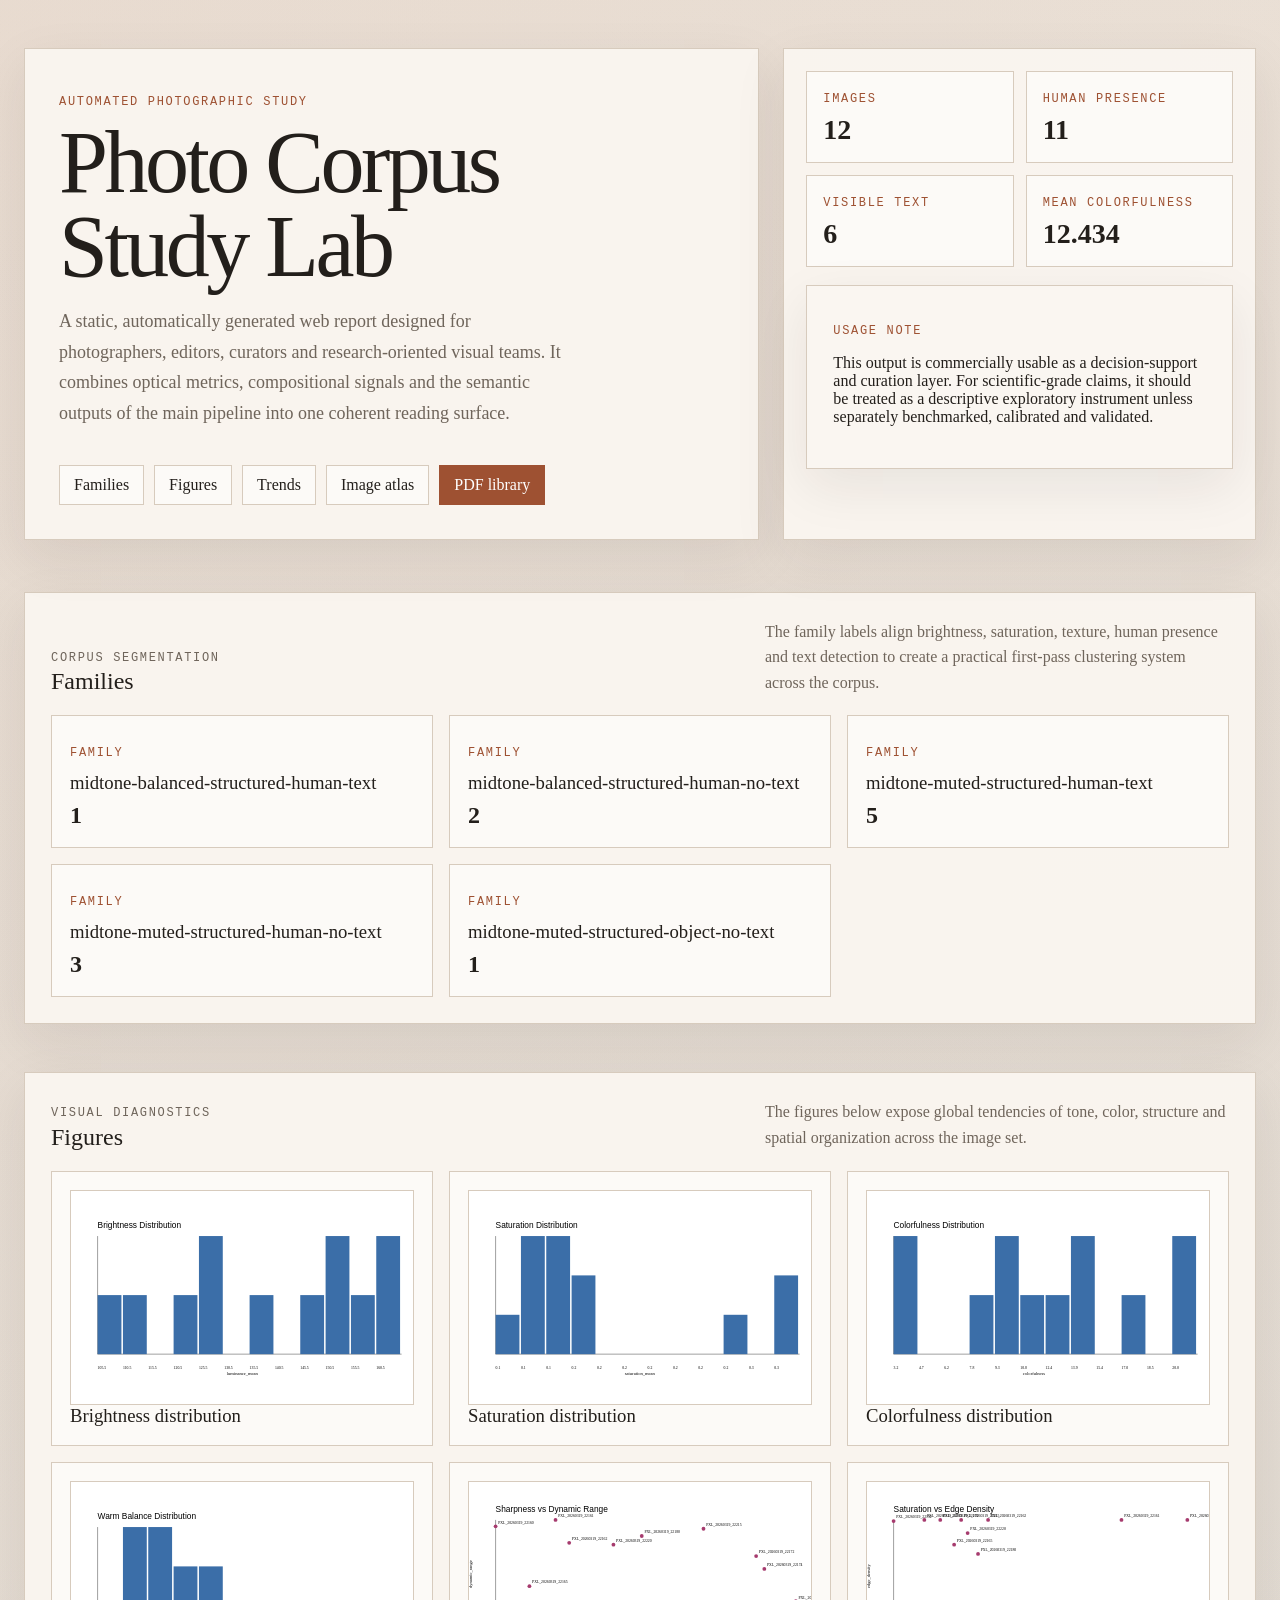
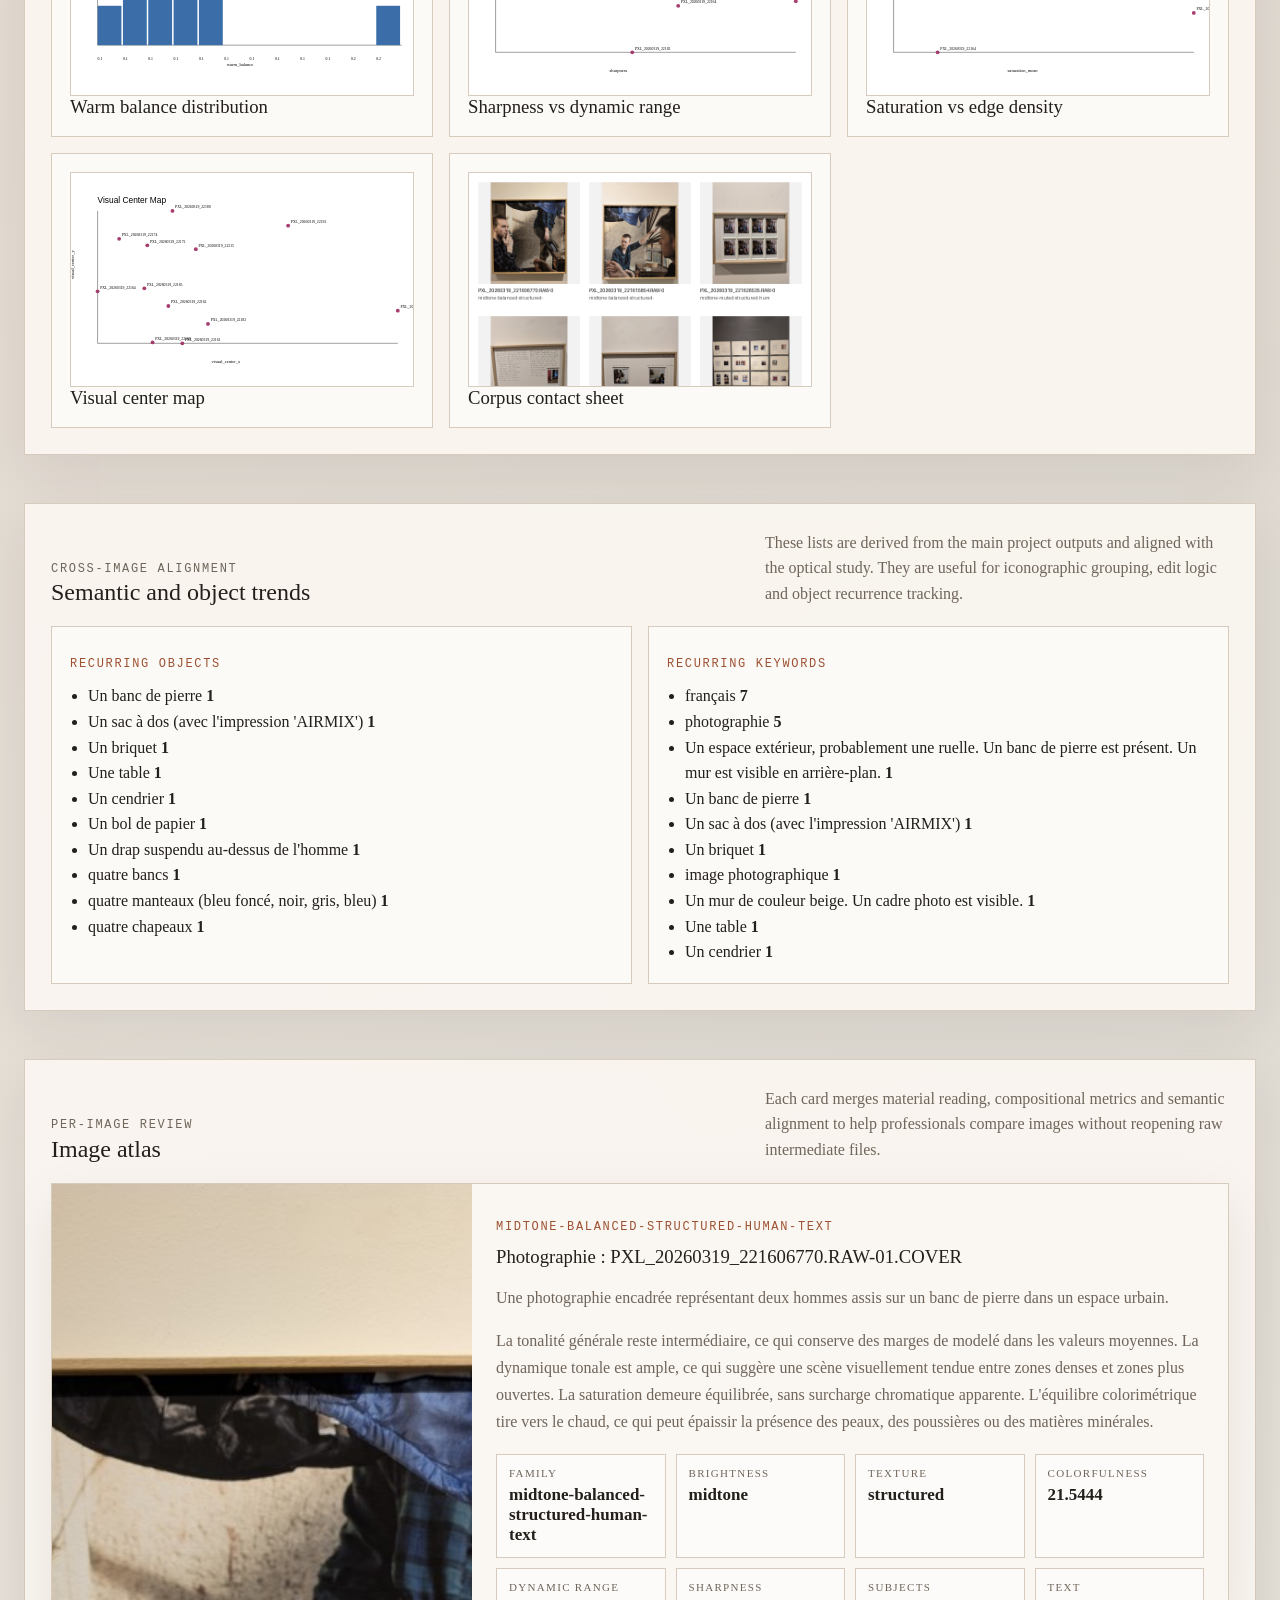
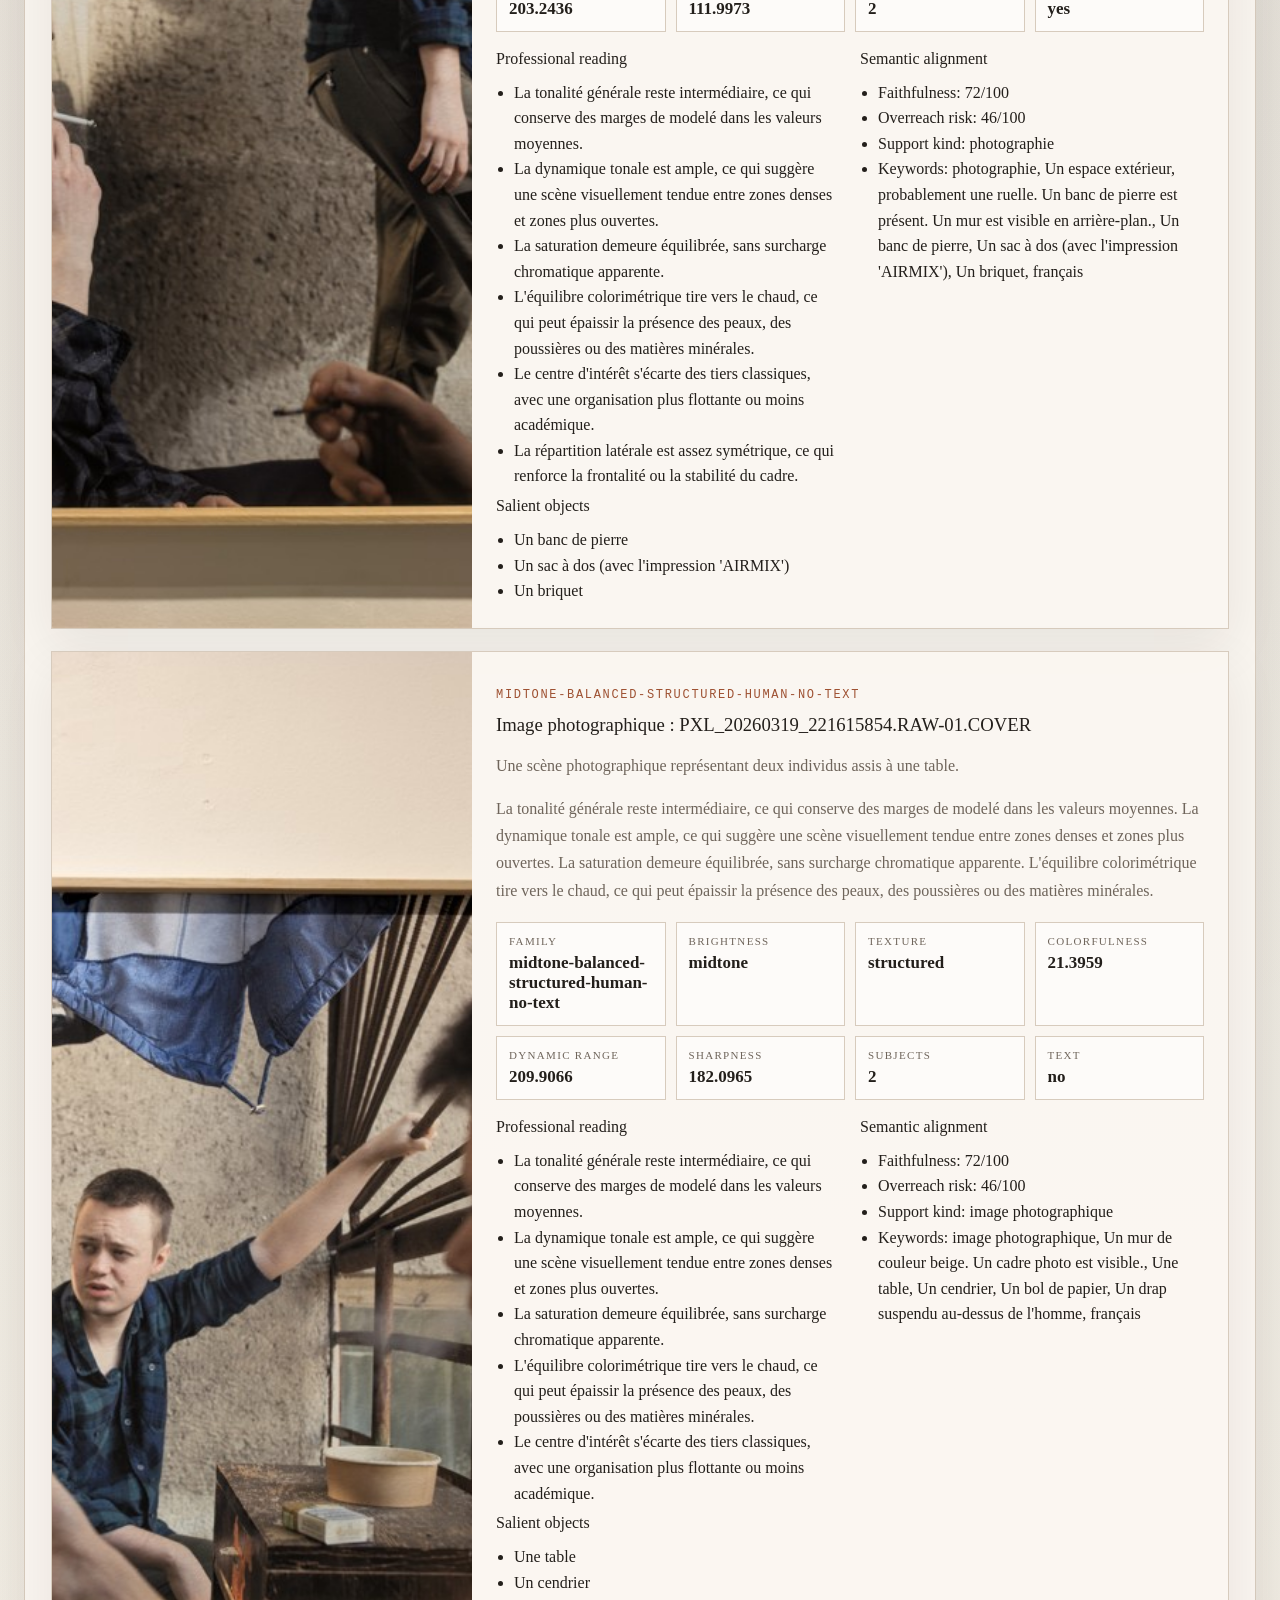
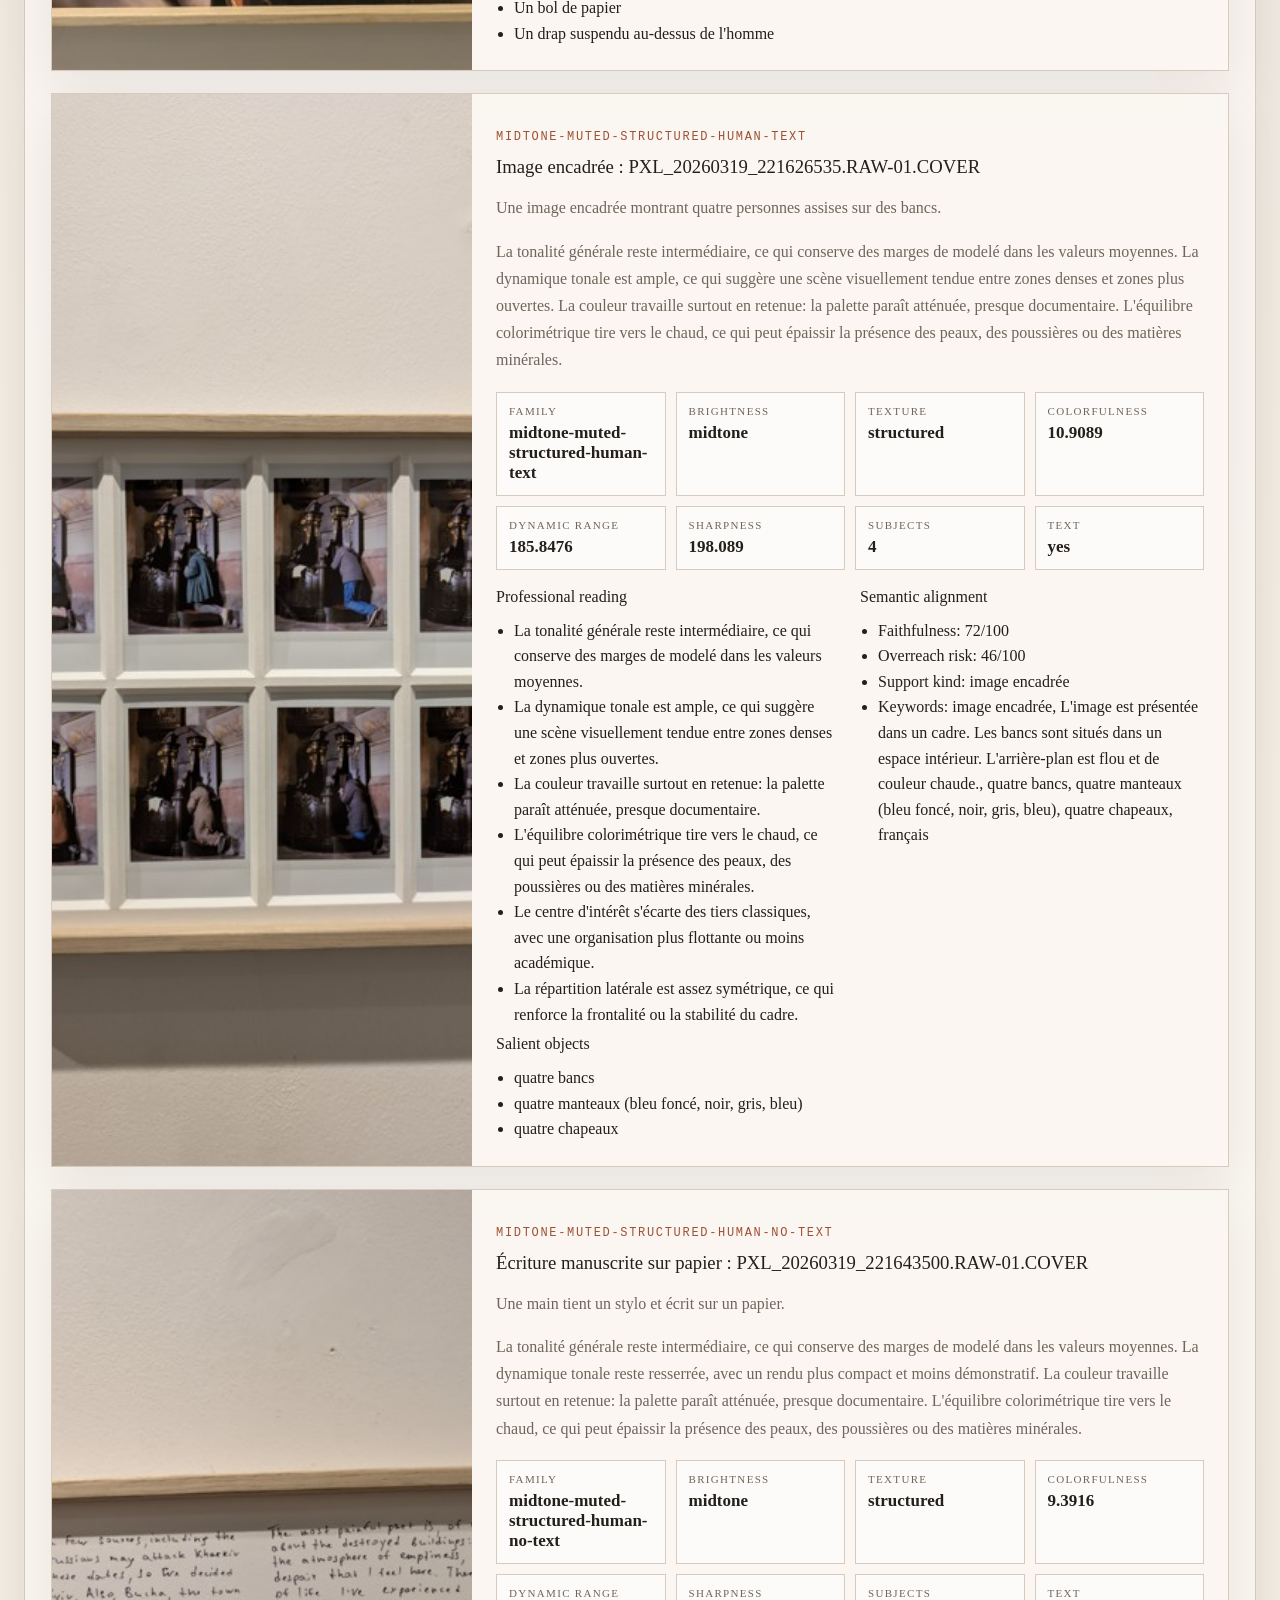
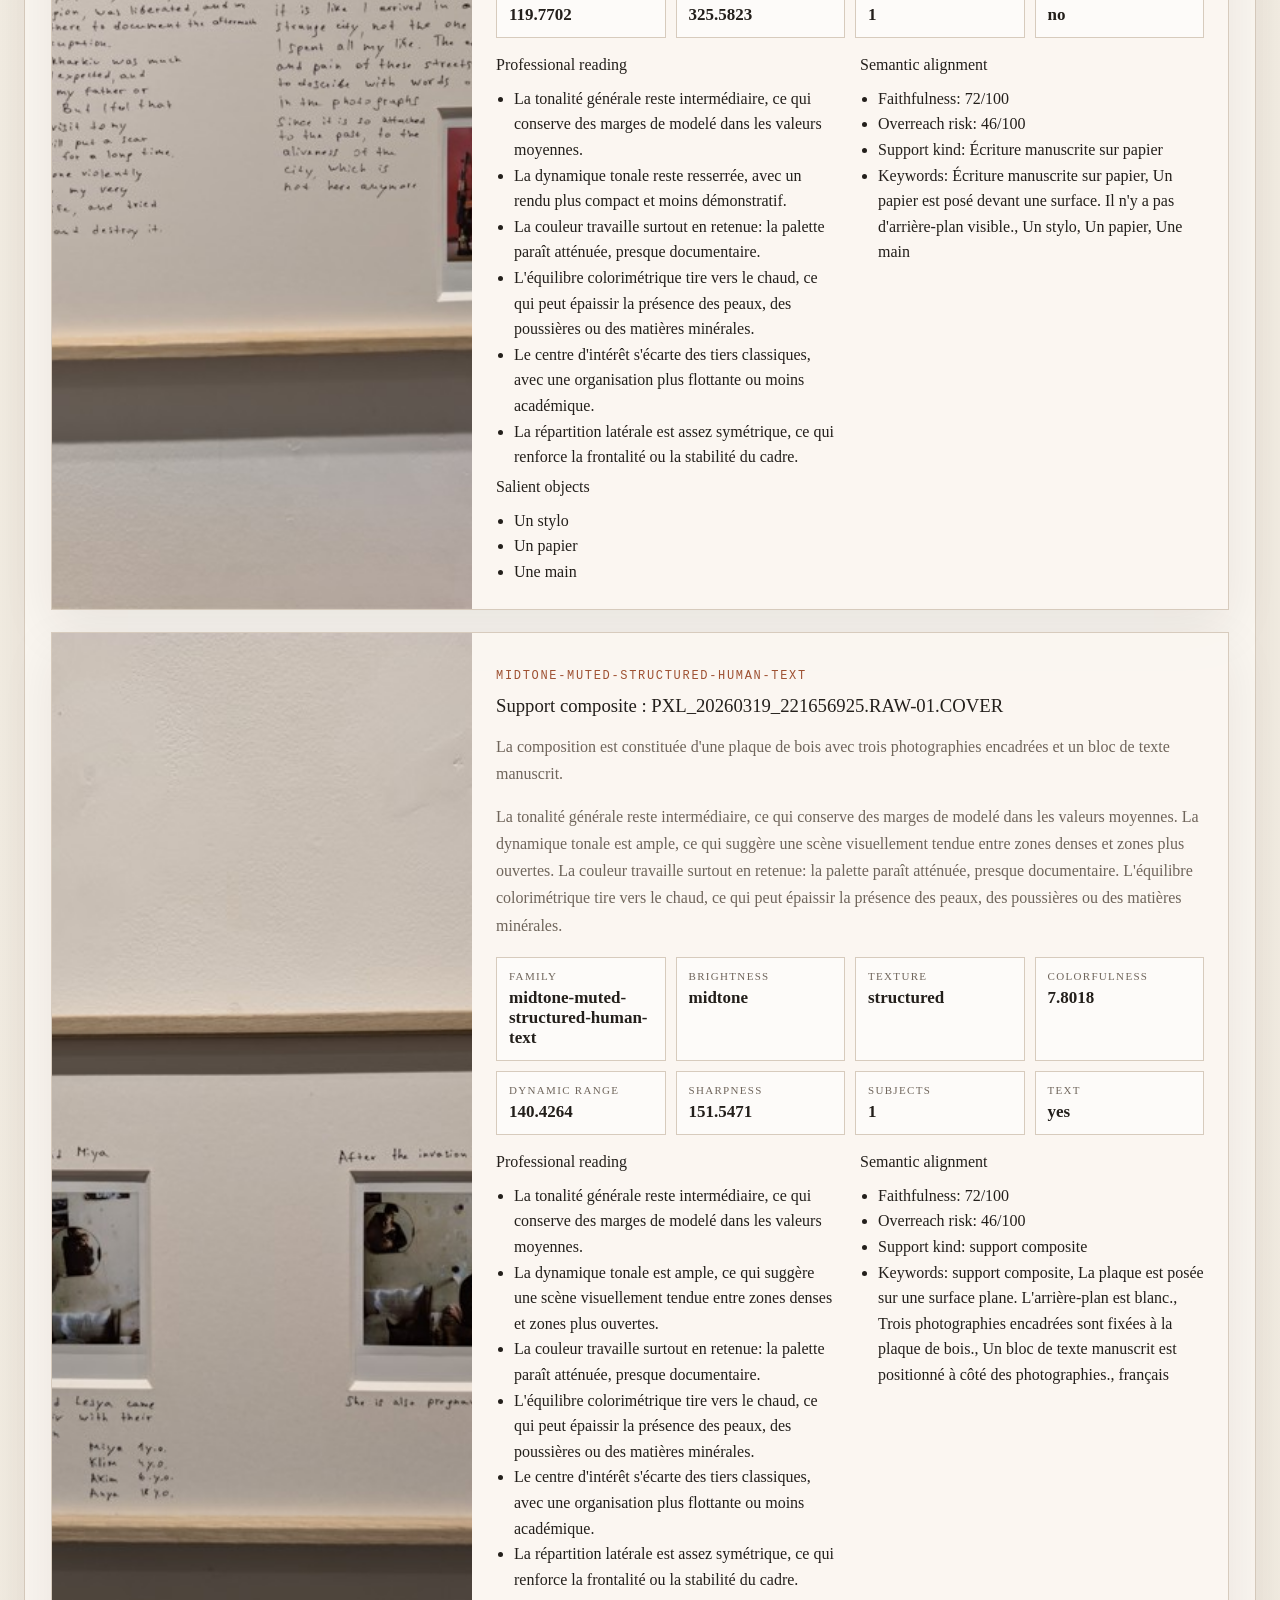
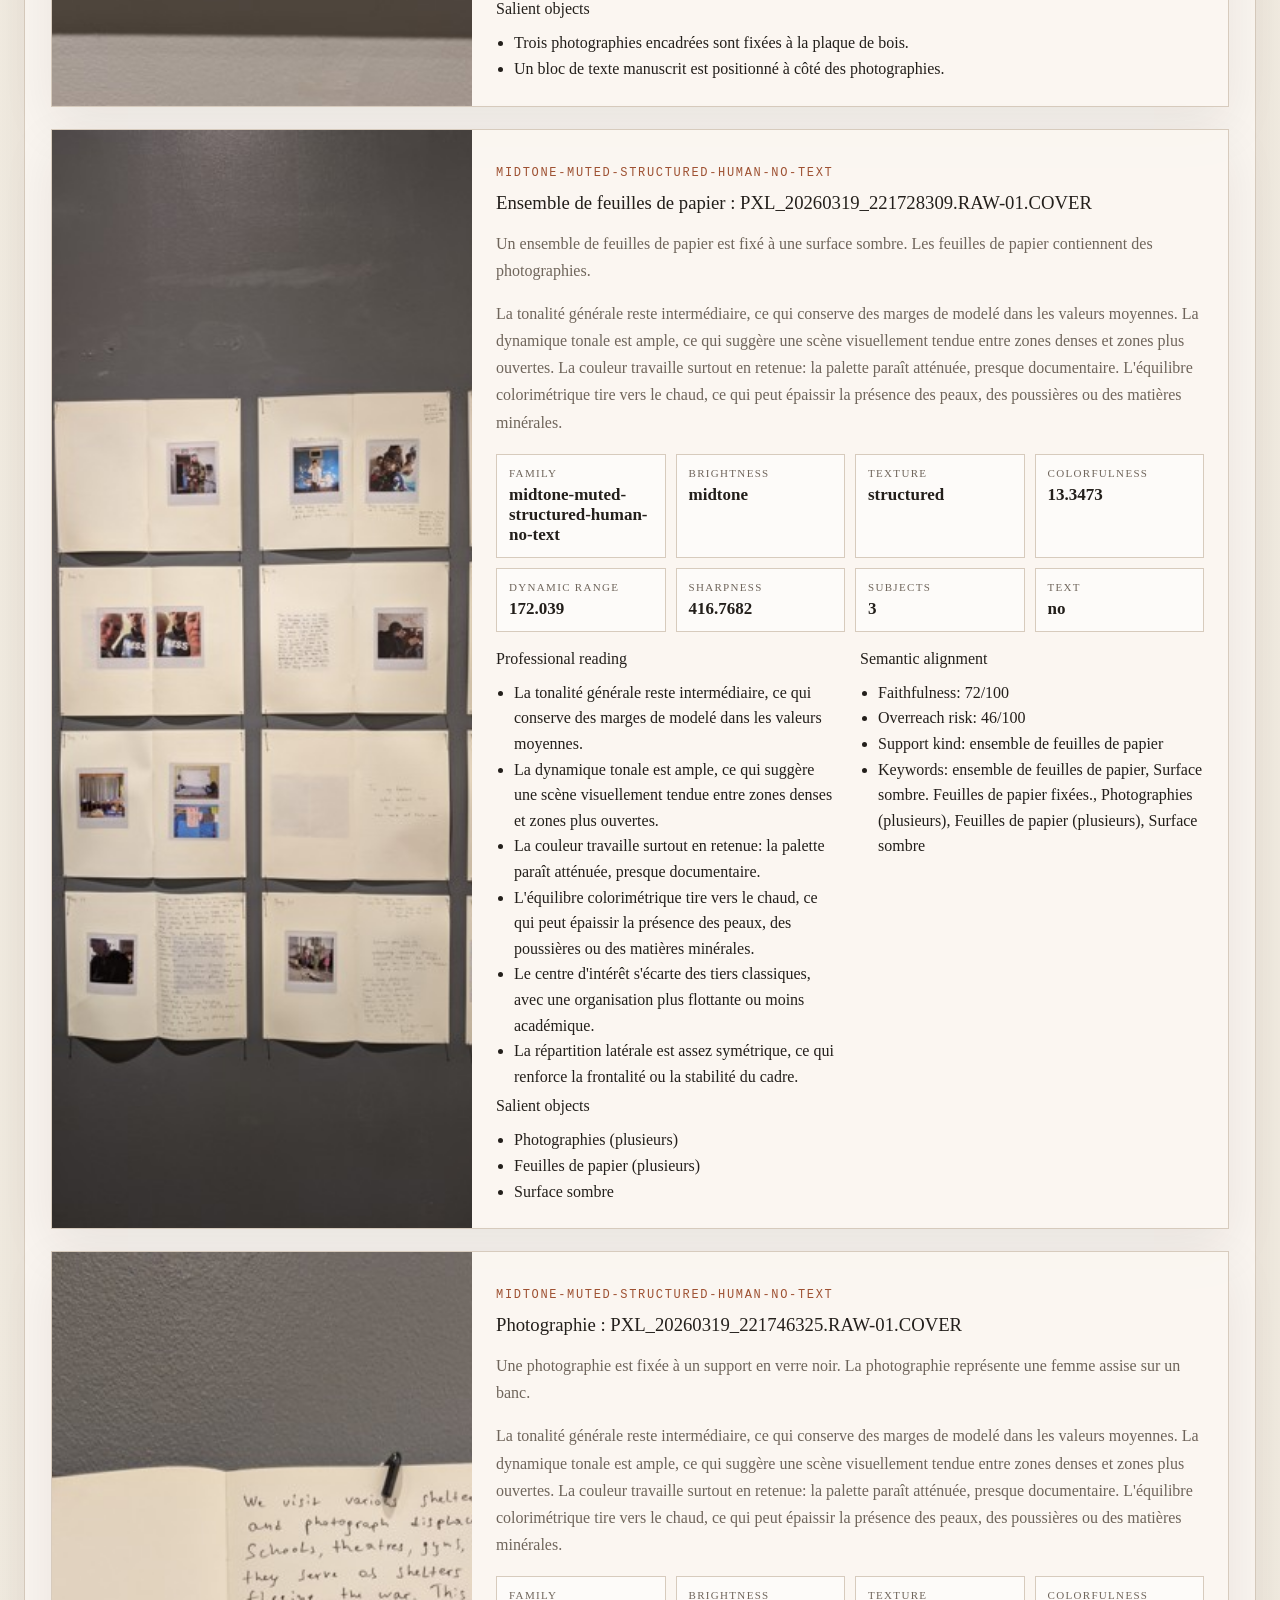
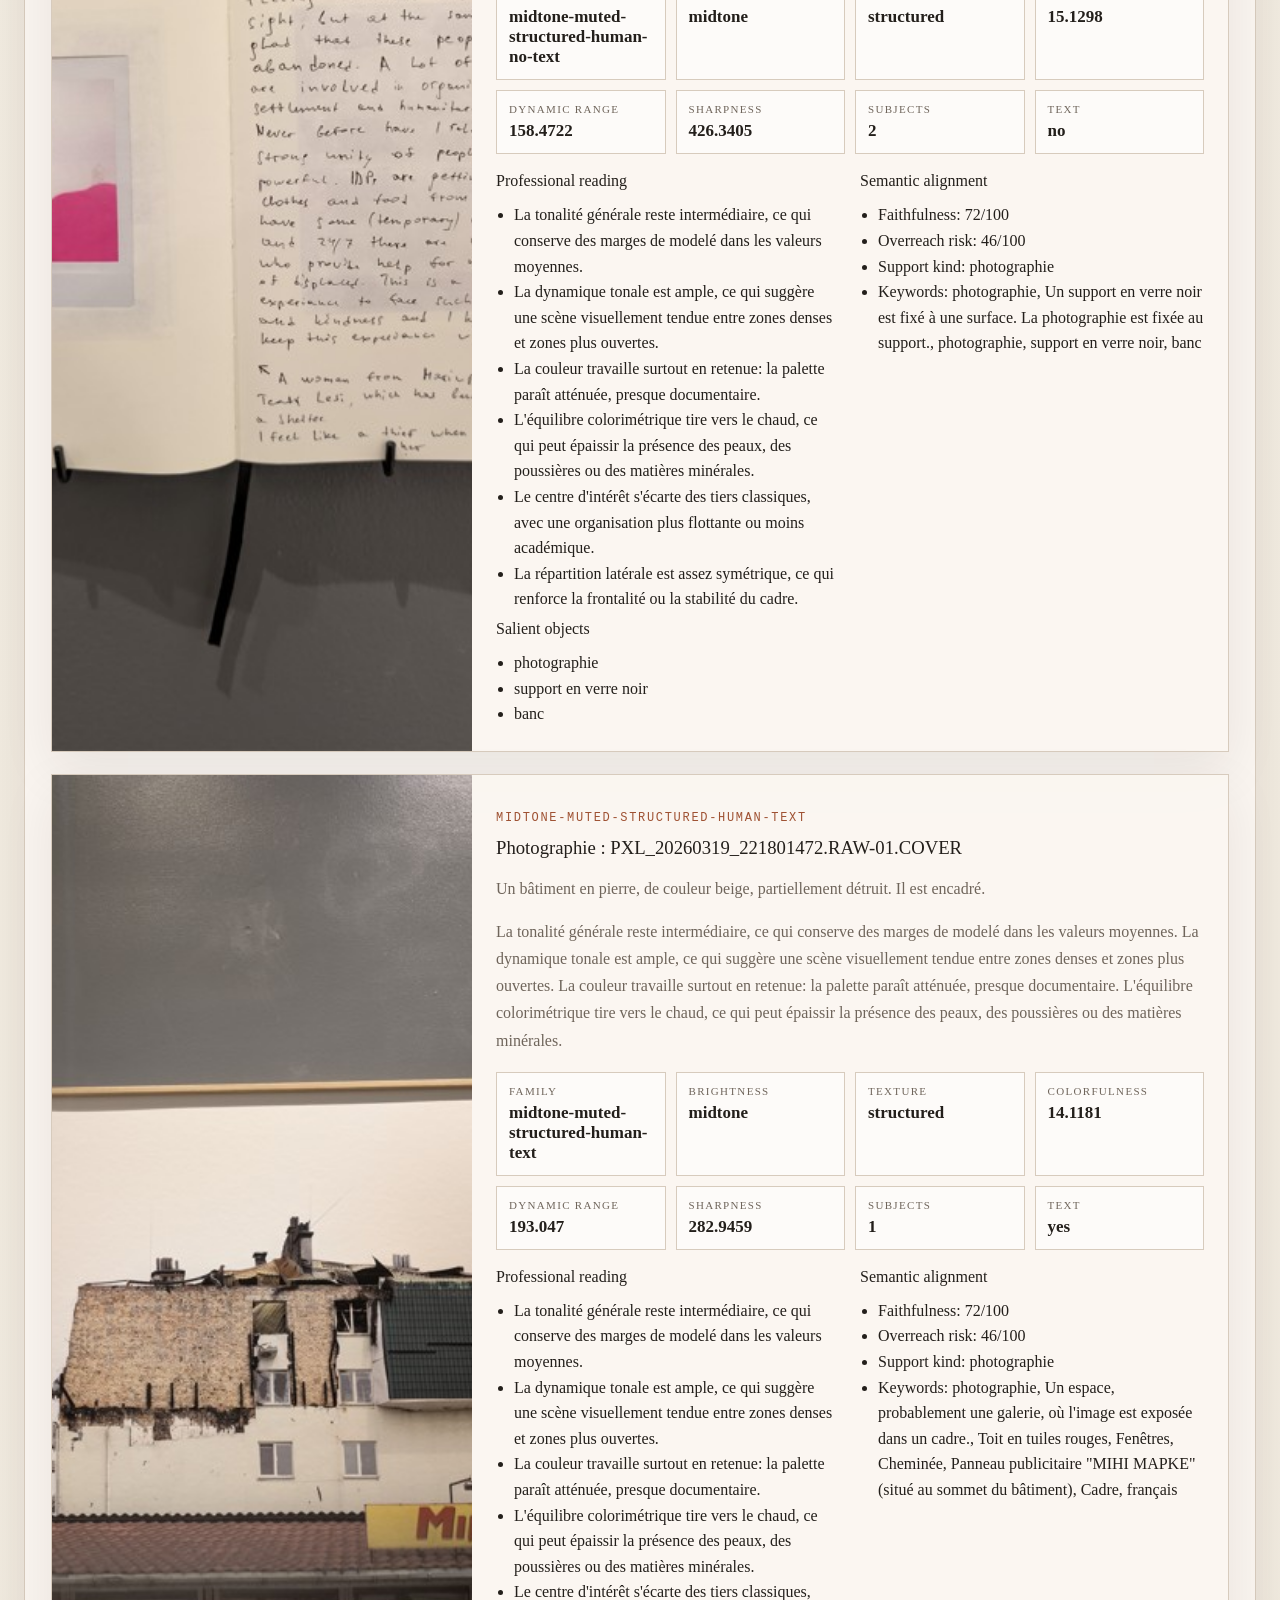
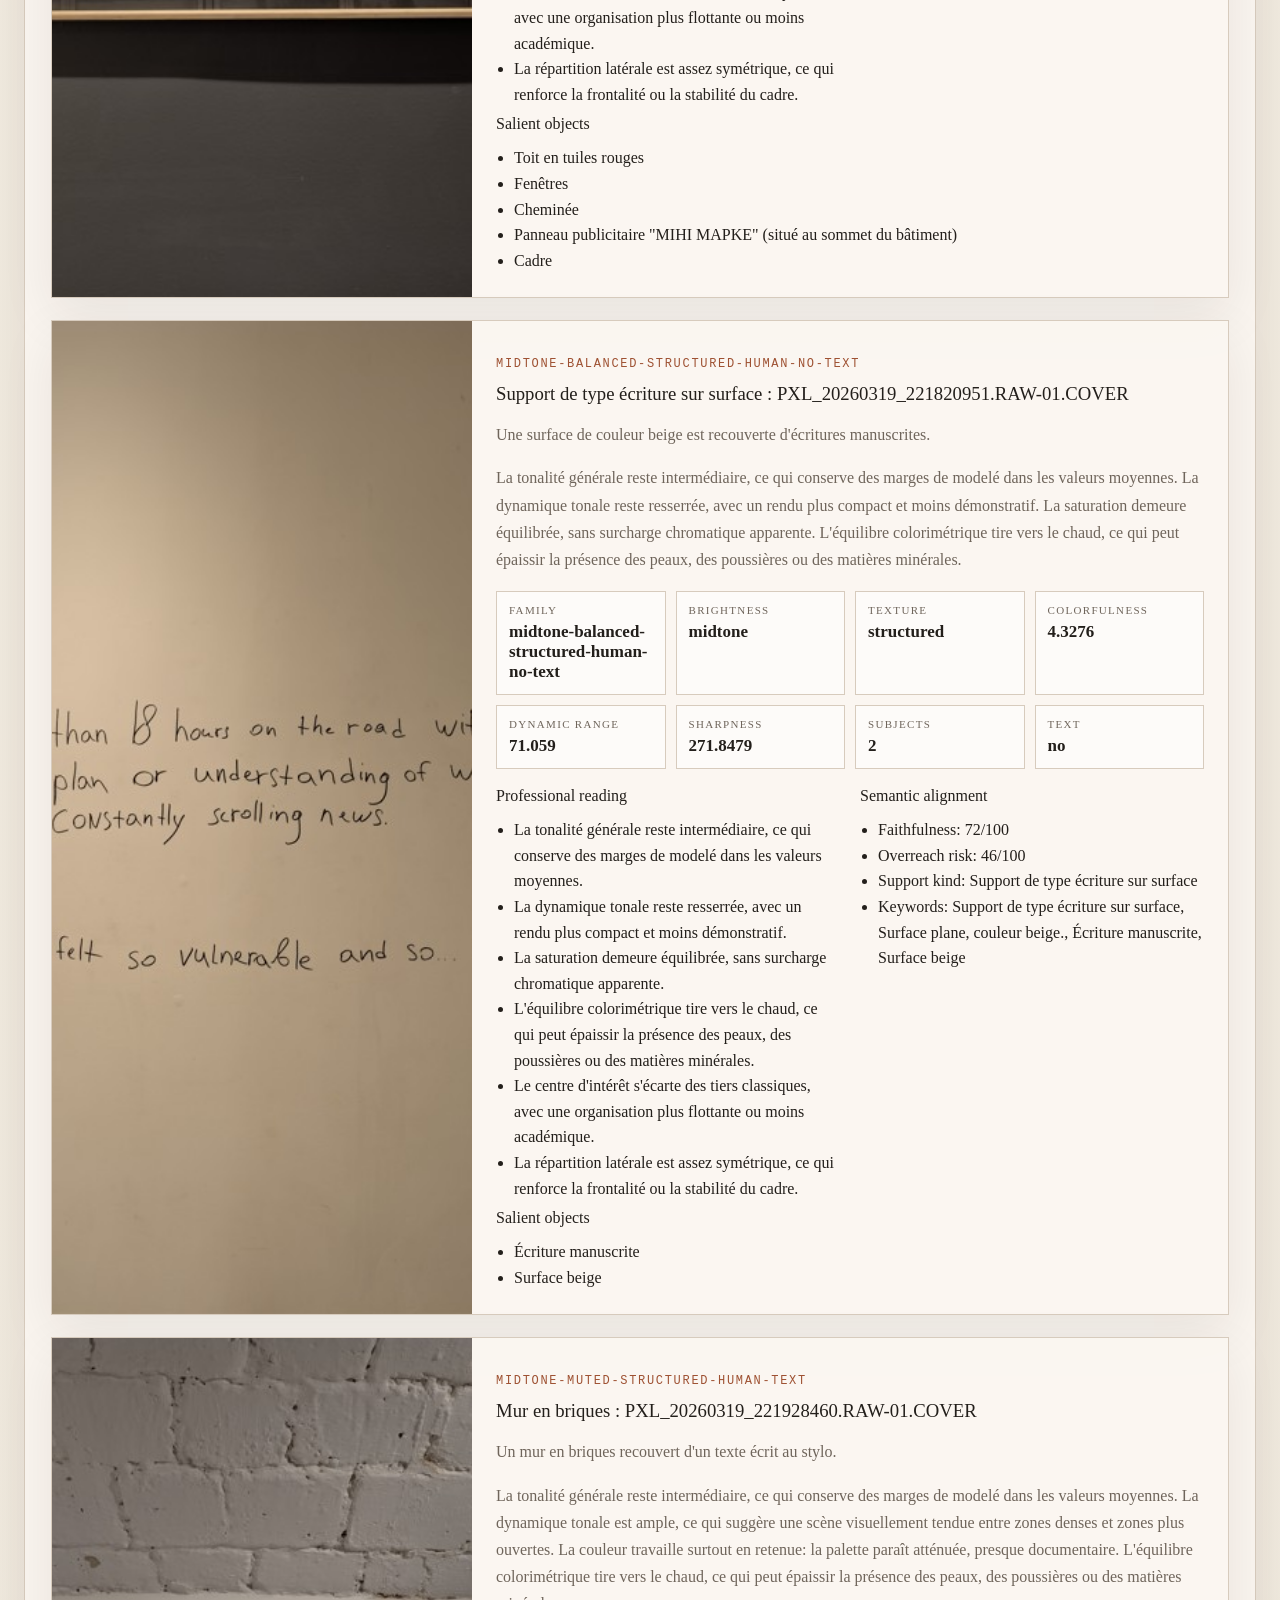
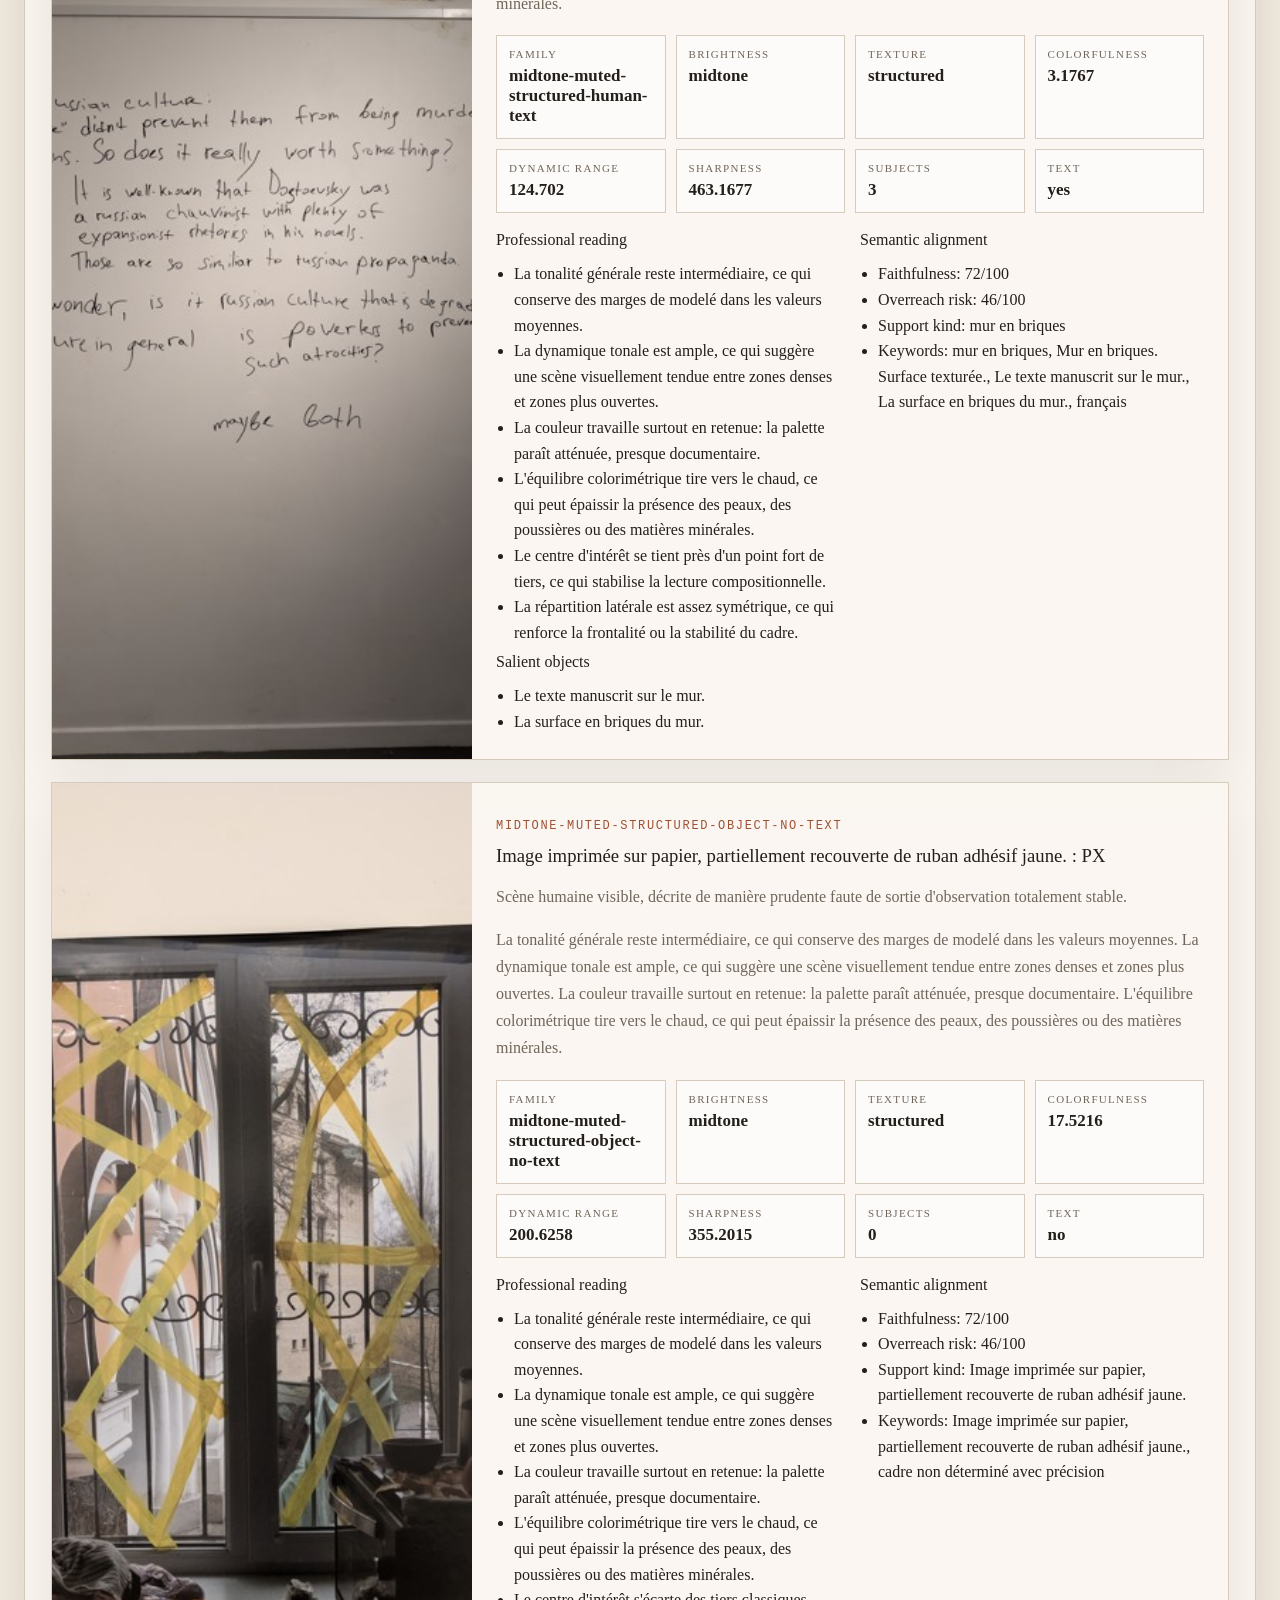
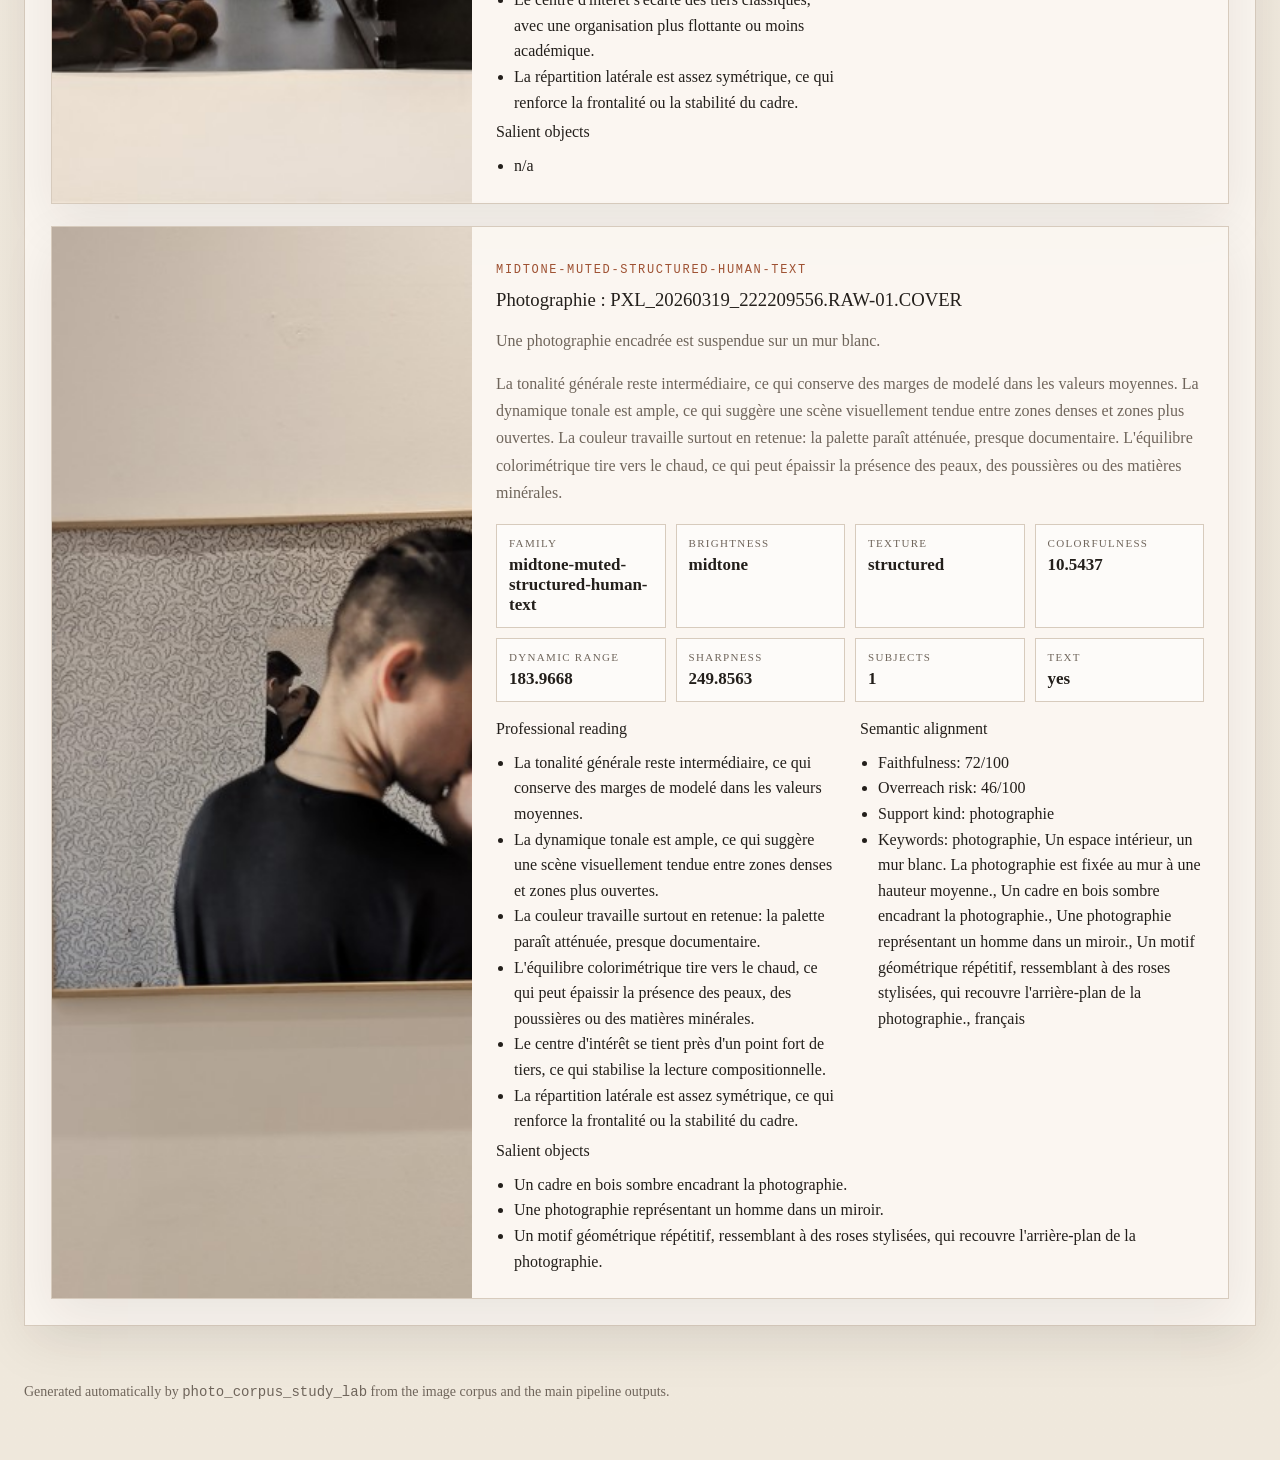
<file: export/site_photo_analyze/index.html>
<!doctype html>
<html lang="en">
<head>
  <meta charset="utf-8">
  <meta name="viewport" content="width=device-width, initial-scale=1">
  <title>Photo Corpus Study Lab</title>
  <link rel="stylesheet" href="assets/style.css">
</head>
<body>
  <header class="hero">
    <div class="shell hero-grid">
      <section class="hero-panel">
        <div>
          <p class="kicker">Automated photographic study</p>
          <h1>Photo Corpus Study Lab</h1>
          <p class="lede">A static, automatically generated web report designed for photographers, editors, curators and research-oriented visual teams. It combines optical metrics, compositional signals and the semantic outputs of the main pipeline into one coherent reading surface.</p>
        </div>
        <nav class="nav-strip">
          <a href="#families">Families</a>
          <a href="#figures">Figures</a>
          <a href="#trends">Trends</a>
          <a href="#gallery">Image atlas</a>
          <a class="nav-strong" href="library.html">PDF library</a>
        </nav>
      </section>
      <aside class="hero-aside">
        <div class="stat-grid">
          <div class="stat-card"><span class="eyebrow">Images</span><strong>12</strong></div>
          <div class="stat-card"><span class="eyebrow">Human presence</span><strong>11</strong></div>
          <div class="stat-card"><span class="eyebrow">Visible text</span><strong>6</strong></div>
          <div class="stat-card"><span class="eyebrow">Mean colorfulness</span><strong>12.434</strong></div>
        </div>
        <div class="section-panel">
          <p class="eyebrow">Usage note</p>
          <p>This output is commercially usable as a decision-support and curation layer. For scientific-grade claims, it should be treated as a descriptive exploratory instrument unless separately benchmarked, calibrated and validated.</p>
        </div>
      </aside>
    </div>
  </header>

  <main>
    <section class="section" id="families">
      <div class="shell section-panel">
        <div class="section-head">
          <div>
            <p class="kicker">Corpus segmentation</p>
            <h2>Families</h2>
          </div>
          <p>The family labels align brightness, saturation, texture, human presence and text detection to create a practical first-pass clustering system across the corpus.</p>
        </div>
        <div class="family-grid">
        <article class="family-card">
          <p class="eyebrow">Family</p>
          <h3>midtone-balanced-structured-human-text</h3>
          <strong>1</strong>
        </article>
        
        <article class="family-card">
          <p class="eyebrow">Family</p>
          <h3>midtone-balanced-structured-human-no-text</h3>
          <strong>2</strong>
        </article>
        
        <article class="family-card">
          <p class="eyebrow">Family</p>
          <h3>midtone-muted-structured-human-text</h3>
          <strong>5</strong>
        </article>
        
        <article class="family-card">
          <p class="eyebrow">Family</p>
          <h3>midtone-muted-structured-human-no-text</h3>
          <strong>3</strong>
        </article>
        
        <article class="family-card">
          <p class="eyebrow">Family</p>
          <h3>midtone-muted-structured-object-no-text</h3>
          <strong>1</strong>
        </article>
        </div>
      </div>
    </section>

    <section class="section" id="figures">
      <div class="shell section-panel">
        <div class="section-head">
          <div>
            <p class="kicker">Visual diagnostics</p>
            <h2>Figures</h2>
          </div>
          <p>The figures below expose global tendencies of tone, color, structure and spatial organization across the image set.</p>
        </div>
        <div class="figure-grid">
    <article class="figure-card">
      <div class="figure-frame">
        <img src="assets/figures/brightness_histogram.svg" alt="Brightness distribution">
      </div>
      <h3>Brightness distribution</h3>
    </article>
    
    <article class="figure-card">
      <div class="figure-frame">
        <img src="assets/figures/saturation_histogram.svg" alt="Saturation distribution">
      </div>
      <h3>Saturation distribution</h3>
    </article>
    
    <article class="figure-card">
      <div class="figure-frame">
        <img src="assets/figures/colorfulness_histogram.svg" alt="Colorfulness distribution">
      </div>
      <h3>Colorfulness distribution</h3>
    </article>
    
    <article class="figure-card">
      <div class="figure-frame">
        <img src="assets/figures/warm_balance_histogram.svg" alt="Warm balance distribution">
      </div>
      <h3>Warm balance distribution</h3>
    </article>
    
    <article class="figure-card">
      <div class="figure-frame">
        <img src="assets/figures/sharpness_vs_dynamic_range.svg" alt="Sharpness vs dynamic range">
      </div>
      <h3>Sharpness vs dynamic range</h3>
    </article>
    
    <article class="figure-card">
      <div class="figure-frame">
        <img src="assets/figures/saturation_vs_edge_density.svg" alt="Saturation vs edge density">
      </div>
      <h3>Saturation vs edge density</h3>
    </article>
    
    <article class="figure-card">
      <div class="figure-frame">
        <img src="assets/figures/visual_center_map.svg" alt="Visual center map">
      </div>
      <h3>Visual center map</h3>
    </article>
    
    <article class="figure-card">
      <div class="figure-frame">
        <img src="assets/figures/contact_sheet.png" alt="Corpus contact sheet">
      </div>
      <h3>Corpus contact sheet</h3>
    </article>
    </div>
      </div>
    </section>

    <section class="section" id="trends">
      <div class="shell section-panel">
        <div class="section-head">
          <div>
            <p class="kicker">Cross-image alignment</p>
            <h2>Semantic and object trends</h2>
          </div>
          <p>These lists are derived from the main project outputs and aligned with the optical study. They are useful for iconographic grouping, edit logic and object recurrence tracking.</p>
        </div>
        <div class="trend-grid">
          <article class="trend-block">
            <p class="eyebrow">Recurring objects</p>
            <ul><li>Un banc de pierre <strong>1</strong></li><li>Un sac à dos (avec l&#x27;impression &#x27;AIRMIX&#x27;) <strong>1</strong></li><li>Un briquet <strong>1</strong></li><li>Une table <strong>1</strong></li><li>Un cendrier <strong>1</strong></li><li>Un bol de papier <strong>1</strong></li><li>Un drap suspendu au-dessus de l&#x27;homme <strong>1</strong></li><li>quatre bancs <strong>1</strong></li><li>quatre manteaux (bleu foncé, noir, gris, bleu) <strong>1</strong></li><li>quatre chapeaux <strong>1</strong></li></ul>
          </article>
          <article class="trend-block">
            <p class="eyebrow">Recurring keywords</p>
            <ul><li>français <strong>7</strong></li><li>photographie <strong>5</strong></li><li>Un espace extérieur, probablement une ruelle. Un banc de pierre est présent. Un mur est visible en arrière-plan. <strong>1</strong></li><li>Un banc de pierre <strong>1</strong></li><li>Un sac à dos (avec l&#x27;impression &#x27;AIRMIX&#x27;) <strong>1</strong></li><li>Un briquet <strong>1</strong></li><li>image photographique <strong>1</strong></li><li>Un mur de couleur beige. Un cadre photo est visible. <strong>1</strong></li><li>Une table <strong>1</strong></li><li>Un cendrier <strong>1</strong></li></ul>
          </article>
        </div>
      </div>
    </section>

    <section class="section" id="gallery">
      <div class="shell section-panel">
        <div class="section-head">
          <div>
            <p class="kicker">Per-image review</p>
            <h2>Image atlas</h2>
          </div>
          <p>Each card merges material reading, compositional metrics and semantic alignment to help professionals compare images without reopening raw intermediate files.</p>
        </div>
        <div class="gallery">
    <article class="image-card" id="PXL_20260319_221606770.RAW-01.COVER">
      <div class="image-visual">
        <img src="assets/thumbs/PXL_20260319_221606770.RAW-01.COVER.jpg" alt="PXL_20260319_221606770.RAW-01.COVER.jpg">
      </div>
      <div class="image-copy">
        <p class="eyebrow">midtone-balanced-structured-human-text</p>
        <h3>Photographie : PXL_20260319_221606770.RAW-01.COVER</h3>
        <p class="scene-summary">Une photographie encadrée représentant deux hommes assis sur un banc de pierre dans un espace urbain.</p>
        <p class="curatorial">La tonalité générale reste intermédiaire, ce qui conserve des marges de modelé dans les valeurs moyennes. La dynamique tonale est ample, ce qui suggère une scène visuellement tendue entre zones denses et zones plus ouvertes. La saturation demeure équilibrée, sans surcharge chromatique apparente. L&#x27;équilibre colorimétrique tire vers le chaud, ce qui peut épaissir la présence des peaux, des poussières ou des matières minérales.</p>
        <div class="metrics-grid"><div class="metric-chip"><span>Family</span><strong>midtone-balanced-structured-human-text</strong></div><div class="metric-chip"><span>Brightness</span><strong>midtone</strong></div><div class="metric-chip"><span>Texture</span><strong>structured</strong></div><div class="metric-chip"><span>Colorfulness</span><strong>21.5444</strong></div><div class="metric-chip"><span>Dynamic range</span><strong>203.2436</strong></div><div class="metric-chip"><span>Sharpness</span><strong>111.9973</strong></div><div class="metric-chip"><span>Subjects</span><strong>2</strong></div><div class="metric-chip"><span>Text</span><strong>yes</strong></div></div>
        <div class="text-columns">
          <div>
            <h4>Professional reading</h4>
            <ul>
              <li>La tonalité générale reste intermédiaire, ce qui conserve des marges de modelé dans les valeurs moyennes.</li><li>La dynamique tonale est ample, ce qui suggère une scène visuellement tendue entre zones denses et zones plus ouvertes.</li><li>La saturation demeure équilibrée, sans surcharge chromatique apparente.</li><li>L&#x27;équilibre colorimétrique tire vers le chaud, ce qui peut épaissir la présence des peaux, des poussières ou des matières minérales.</li><li>Le centre d&#x27;intérêt s&#x27;écarte des tiers classiques, avec une organisation plus flottante ou moins académique.</li><li>La répartition latérale est assez symétrique, ce qui renforce la frontalité ou la stabilité du cadre.</li>
            </ul>
          </div>
          <div>
            <h4>Semantic alignment</h4>
            <ul>
              <li>Faithfulness: 72/100</li>
              <li>Overreach risk: 46/100</li>
              <li>Support kind: photographie</li>
              <li>Keywords: photographie, Un espace extérieur, probablement une ruelle. Un banc de pierre est présent. Un mur est visible en arrière-plan., Un banc de pierre, Un sac à dos (avec l&#x27;impression &#x27;AIRMIX&#x27;), Un briquet, français</li>
            </ul>
          </div>
        </div>
        <div class="objects-block">
          <h4>Salient objects</h4>
          <ul><li>Un banc de pierre</li><li>Un sac à dos (avec l&#x27;impression &#x27;AIRMIX&#x27;)</li><li>Un briquet</li></ul>
        </div>
      </div>
    </article>
    
    <article class="image-card" id="PXL_20260319_221615854.RAW-01.COVER">
      <div class="image-visual">
        <img src="assets/thumbs/PXL_20260319_221615854.RAW-01.COVER.jpg" alt="PXL_20260319_221615854.RAW-01.COVER.jpg">
      </div>
      <div class="image-copy">
        <p class="eyebrow">midtone-balanced-structured-human-no-text</p>
        <h3>Image photographique : PXL_20260319_221615854.RAW-01.COVER</h3>
        <p class="scene-summary">Une scène photographique représentant deux individus assis à une table.</p>
        <p class="curatorial">La tonalité générale reste intermédiaire, ce qui conserve des marges de modelé dans les valeurs moyennes. La dynamique tonale est ample, ce qui suggère une scène visuellement tendue entre zones denses et zones plus ouvertes. La saturation demeure équilibrée, sans surcharge chromatique apparente. L&#x27;équilibre colorimétrique tire vers le chaud, ce qui peut épaissir la présence des peaux, des poussières ou des matières minérales.</p>
        <div class="metrics-grid"><div class="metric-chip"><span>Family</span><strong>midtone-balanced-structured-human-no-text</strong></div><div class="metric-chip"><span>Brightness</span><strong>midtone</strong></div><div class="metric-chip"><span>Texture</span><strong>structured</strong></div><div class="metric-chip"><span>Colorfulness</span><strong>21.3959</strong></div><div class="metric-chip"><span>Dynamic range</span><strong>209.9066</strong></div><div class="metric-chip"><span>Sharpness</span><strong>182.0965</strong></div><div class="metric-chip"><span>Subjects</span><strong>2</strong></div><div class="metric-chip"><span>Text</span><strong>no</strong></div></div>
        <div class="text-columns">
          <div>
            <h4>Professional reading</h4>
            <ul>
              <li>La tonalité générale reste intermédiaire, ce qui conserve des marges de modelé dans les valeurs moyennes.</li><li>La dynamique tonale est ample, ce qui suggère une scène visuellement tendue entre zones denses et zones plus ouvertes.</li><li>La saturation demeure équilibrée, sans surcharge chromatique apparente.</li><li>L&#x27;équilibre colorimétrique tire vers le chaud, ce qui peut épaissir la présence des peaux, des poussières ou des matières minérales.</li><li>Le centre d&#x27;intérêt s&#x27;écarte des tiers classiques, avec une organisation plus flottante ou moins académique.</li>
            </ul>
          </div>
          <div>
            <h4>Semantic alignment</h4>
            <ul>
              <li>Faithfulness: 72/100</li>
              <li>Overreach risk: 46/100</li>
              <li>Support kind: image photographique</li>
              <li>Keywords: image photographique, Un mur de couleur beige. Un cadre photo est visible., Une table, Un cendrier, Un bol de papier, Un drap suspendu au-dessus de l&#x27;homme, français</li>
            </ul>
          </div>
        </div>
        <div class="objects-block">
          <h4>Salient objects</h4>
          <ul><li>Une table</li><li>Un cendrier</li><li>Un bol de papier</li><li>Un drap suspendu au-dessus de l&#x27;homme</li></ul>
        </div>
      </div>
    </article>
    
    <article class="image-card" id="PXL_20260319_221626535.RAW-01.COVER">
      <div class="image-visual">
        <img src="assets/thumbs/PXL_20260319_221626535.RAW-01.COVER.jpg" alt="PXL_20260319_221626535.RAW-01.COVER.jpg">
      </div>
      <div class="image-copy">
        <p class="eyebrow">midtone-muted-structured-human-text</p>
        <h3>Image encadrée : PXL_20260319_221626535.RAW-01.COVER</h3>
        <p class="scene-summary">Une image encadrée montrant quatre personnes assises sur des bancs.</p>
        <p class="curatorial">La tonalité générale reste intermédiaire, ce qui conserve des marges de modelé dans les valeurs moyennes. La dynamique tonale est ample, ce qui suggère une scène visuellement tendue entre zones denses et zones plus ouvertes. La couleur travaille surtout en retenue: la palette paraît atténuée, presque documentaire. L&#x27;équilibre colorimétrique tire vers le chaud, ce qui peut épaissir la présence des peaux, des poussières ou des matières minérales.</p>
        <div class="metrics-grid"><div class="metric-chip"><span>Family</span><strong>midtone-muted-structured-human-text</strong></div><div class="metric-chip"><span>Brightness</span><strong>midtone</strong></div><div class="metric-chip"><span>Texture</span><strong>structured</strong></div><div class="metric-chip"><span>Colorfulness</span><strong>10.9089</strong></div><div class="metric-chip"><span>Dynamic range</span><strong>185.8476</strong></div><div class="metric-chip"><span>Sharpness</span><strong>198.089</strong></div><div class="metric-chip"><span>Subjects</span><strong>4</strong></div><div class="metric-chip"><span>Text</span><strong>yes</strong></div></div>
        <div class="text-columns">
          <div>
            <h4>Professional reading</h4>
            <ul>
              <li>La tonalité générale reste intermédiaire, ce qui conserve des marges de modelé dans les valeurs moyennes.</li><li>La dynamique tonale est ample, ce qui suggère une scène visuellement tendue entre zones denses et zones plus ouvertes.</li><li>La couleur travaille surtout en retenue: la palette paraît atténuée, presque documentaire.</li><li>L&#x27;équilibre colorimétrique tire vers le chaud, ce qui peut épaissir la présence des peaux, des poussières ou des matières minérales.</li><li>Le centre d&#x27;intérêt s&#x27;écarte des tiers classiques, avec une organisation plus flottante ou moins académique.</li><li>La répartition latérale est assez symétrique, ce qui renforce la frontalité ou la stabilité du cadre.</li>
            </ul>
          </div>
          <div>
            <h4>Semantic alignment</h4>
            <ul>
              <li>Faithfulness: 72/100</li>
              <li>Overreach risk: 46/100</li>
              <li>Support kind: image encadrée</li>
              <li>Keywords: image encadrée, L&#x27;image est présentée dans un cadre. Les bancs sont situés dans un espace intérieur. L&#x27;arrière-plan est flou et de couleur chaude., quatre bancs, quatre manteaux (bleu foncé, noir, gris, bleu), quatre chapeaux, français</li>
            </ul>
          </div>
        </div>
        <div class="objects-block">
          <h4>Salient objects</h4>
          <ul><li>quatre bancs</li><li>quatre manteaux (bleu foncé, noir, gris, bleu)</li><li>quatre chapeaux</li></ul>
        </div>
      </div>
    </article>
    
    <article class="image-card" id="PXL_20260319_221643500.RAW-01.COVER">
      <div class="image-visual">
        <img src="assets/thumbs/PXL_20260319_221643500.RAW-01.COVER.jpg" alt="PXL_20260319_221643500.RAW-01.COVER.jpg">
      </div>
      <div class="image-copy">
        <p class="eyebrow">midtone-muted-structured-human-no-text</p>
        <h3>Écriture manuscrite sur papier : PXL_20260319_221643500.RAW-01.COVER</h3>
        <p class="scene-summary">Une main tient un stylo et écrit sur un papier.</p>
        <p class="curatorial">La tonalité générale reste intermédiaire, ce qui conserve des marges de modelé dans les valeurs moyennes. La dynamique tonale reste resserrée, avec un rendu plus compact et moins démonstratif. La couleur travaille surtout en retenue: la palette paraît atténuée, presque documentaire. L&#x27;équilibre colorimétrique tire vers le chaud, ce qui peut épaissir la présence des peaux, des poussières ou des matières minérales.</p>
        <div class="metrics-grid"><div class="metric-chip"><span>Family</span><strong>midtone-muted-structured-human-no-text</strong></div><div class="metric-chip"><span>Brightness</span><strong>midtone</strong></div><div class="metric-chip"><span>Texture</span><strong>structured</strong></div><div class="metric-chip"><span>Colorfulness</span><strong>9.3916</strong></div><div class="metric-chip"><span>Dynamic range</span><strong>119.7702</strong></div><div class="metric-chip"><span>Sharpness</span><strong>325.5823</strong></div><div class="metric-chip"><span>Subjects</span><strong>1</strong></div><div class="metric-chip"><span>Text</span><strong>no</strong></div></div>
        <div class="text-columns">
          <div>
            <h4>Professional reading</h4>
            <ul>
              <li>La tonalité générale reste intermédiaire, ce qui conserve des marges de modelé dans les valeurs moyennes.</li><li>La dynamique tonale reste resserrée, avec un rendu plus compact et moins démonstratif.</li><li>La couleur travaille surtout en retenue: la palette paraît atténuée, presque documentaire.</li><li>L&#x27;équilibre colorimétrique tire vers le chaud, ce qui peut épaissir la présence des peaux, des poussières ou des matières minérales.</li><li>Le centre d&#x27;intérêt s&#x27;écarte des tiers classiques, avec une organisation plus flottante ou moins académique.</li><li>La répartition latérale est assez symétrique, ce qui renforce la frontalité ou la stabilité du cadre.</li>
            </ul>
          </div>
          <div>
            <h4>Semantic alignment</h4>
            <ul>
              <li>Faithfulness: 72/100</li>
              <li>Overreach risk: 46/100</li>
              <li>Support kind: Écriture manuscrite sur papier</li>
              <li>Keywords: Écriture manuscrite sur papier, Un papier est posé devant une surface. Il n&#x27;y a pas d&#x27;arrière-plan visible., Un stylo, Un papier, Une main</li>
            </ul>
          </div>
        </div>
        <div class="objects-block">
          <h4>Salient objects</h4>
          <ul><li>Un stylo</li><li>Un papier</li><li>Une main</li></ul>
        </div>
      </div>
    </article>
    
    <article class="image-card" id="PXL_20260319_221656925.RAW-01.COVER">
      <div class="image-visual">
        <img src="assets/thumbs/PXL_20260319_221656925.RAW-01.COVER.jpg" alt="PXL_20260319_221656925.RAW-01.COVER.jpg">
      </div>
      <div class="image-copy">
        <p class="eyebrow">midtone-muted-structured-human-text</p>
        <h3>Support composite : PXL_20260319_221656925.RAW-01.COVER</h3>
        <p class="scene-summary">La composition est constituée d&#x27;une plaque de bois avec trois photographies encadrées et un bloc de texte manuscrit.</p>
        <p class="curatorial">La tonalité générale reste intermédiaire, ce qui conserve des marges de modelé dans les valeurs moyennes. La dynamique tonale est ample, ce qui suggère une scène visuellement tendue entre zones denses et zones plus ouvertes. La couleur travaille surtout en retenue: la palette paraît atténuée, presque documentaire. L&#x27;équilibre colorimétrique tire vers le chaud, ce qui peut épaissir la présence des peaux, des poussières ou des matières minérales.</p>
        <div class="metrics-grid"><div class="metric-chip"><span>Family</span><strong>midtone-muted-structured-human-text</strong></div><div class="metric-chip"><span>Brightness</span><strong>midtone</strong></div><div class="metric-chip"><span>Texture</span><strong>structured</strong></div><div class="metric-chip"><span>Colorfulness</span><strong>7.8018</strong></div><div class="metric-chip"><span>Dynamic range</span><strong>140.4264</strong></div><div class="metric-chip"><span>Sharpness</span><strong>151.5471</strong></div><div class="metric-chip"><span>Subjects</span><strong>1</strong></div><div class="metric-chip"><span>Text</span><strong>yes</strong></div></div>
        <div class="text-columns">
          <div>
            <h4>Professional reading</h4>
            <ul>
              <li>La tonalité générale reste intermédiaire, ce qui conserve des marges de modelé dans les valeurs moyennes.</li><li>La dynamique tonale est ample, ce qui suggère une scène visuellement tendue entre zones denses et zones plus ouvertes.</li><li>La couleur travaille surtout en retenue: la palette paraît atténuée, presque documentaire.</li><li>L&#x27;équilibre colorimétrique tire vers le chaud, ce qui peut épaissir la présence des peaux, des poussières ou des matières minérales.</li><li>Le centre d&#x27;intérêt s&#x27;écarte des tiers classiques, avec une organisation plus flottante ou moins académique.</li><li>La répartition latérale est assez symétrique, ce qui renforce la frontalité ou la stabilité du cadre.</li>
            </ul>
          </div>
          <div>
            <h4>Semantic alignment</h4>
            <ul>
              <li>Faithfulness: 72/100</li>
              <li>Overreach risk: 46/100</li>
              <li>Support kind: support composite</li>
              <li>Keywords: support composite, La plaque est posée sur une surface plane. L&#x27;arrière-plan est blanc., Trois photographies encadrées sont fixées à la plaque de bois., Un bloc de texte manuscrit est positionné à côté des photographies., français</li>
            </ul>
          </div>
        </div>
        <div class="objects-block">
          <h4>Salient objects</h4>
          <ul><li>Trois photographies encadrées sont fixées à la plaque de bois.</li><li>Un bloc de texte manuscrit est positionné à côté des photographies.</li></ul>
        </div>
      </div>
    </article>
    
    <article class="image-card" id="PXL_20260319_221728309.RAW-01.COVER">
      <div class="image-visual">
        <img src="assets/thumbs/PXL_20260319_221728309.RAW-01.COVER.jpg" alt="PXL_20260319_221728309.RAW-01.COVER.jpg">
      </div>
      <div class="image-copy">
        <p class="eyebrow">midtone-muted-structured-human-no-text</p>
        <h3>Ensemble de feuilles de papier : PXL_20260319_221728309.RAW-01.COVER</h3>
        <p class="scene-summary">Un ensemble de feuilles de papier est fixé à une surface sombre. Les feuilles de papier contiennent des photographies.</p>
        <p class="curatorial">La tonalité générale reste intermédiaire, ce qui conserve des marges de modelé dans les valeurs moyennes. La dynamique tonale est ample, ce qui suggère une scène visuellement tendue entre zones denses et zones plus ouvertes. La couleur travaille surtout en retenue: la palette paraît atténuée, presque documentaire. L&#x27;équilibre colorimétrique tire vers le chaud, ce qui peut épaissir la présence des peaux, des poussières ou des matières minérales.</p>
        <div class="metrics-grid"><div class="metric-chip"><span>Family</span><strong>midtone-muted-structured-human-no-text</strong></div><div class="metric-chip"><span>Brightness</span><strong>midtone</strong></div><div class="metric-chip"><span>Texture</span><strong>structured</strong></div><div class="metric-chip"><span>Colorfulness</span><strong>13.3473</strong></div><div class="metric-chip"><span>Dynamic range</span><strong>172.039</strong></div><div class="metric-chip"><span>Sharpness</span><strong>416.7682</strong></div><div class="metric-chip"><span>Subjects</span><strong>3</strong></div><div class="metric-chip"><span>Text</span><strong>no</strong></div></div>
        <div class="text-columns">
          <div>
            <h4>Professional reading</h4>
            <ul>
              <li>La tonalité générale reste intermédiaire, ce qui conserve des marges de modelé dans les valeurs moyennes.</li><li>La dynamique tonale est ample, ce qui suggère une scène visuellement tendue entre zones denses et zones plus ouvertes.</li><li>La couleur travaille surtout en retenue: la palette paraît atténuée, presque documentaire.</li><li>L&#x27;équilibre colorimétrique tire vers le chaud, ce qui peut épaissir la présence des peaux, des poussières ou des matières minérales.</li><li>Le centre d&#x27;intérêt s&#x27;écarte des tiers classiques, avec une organisation plus flottante ou moins académique.</li><li>La répartition latérale est assez symétrique, ce qui renforce la frontalité ou la stabilité du cadre.</li>
            </ul>
          </div>
          <div>
            <h4>Semantic alignment</h4>
            <ul>
              <li>Faithfulness: 72/100</li>
              <li>Overreach risk: 46/100</li>
              <li>Support kind: ensemble de feuilles de papier</li>
              <li>Keywords: ensemble de feuilles de papier, Surface sombre. Feuilles de papier fixées., Photographies (plusieurs), Feuilles de papier (plusieurs), Surface sombre</li>
            </ul>
          </div>
        </div>
        <div class="objects-block">
          <h4>Salient objects</h4>
          <ul><li>Photographies (plusieurs)</li><li>Feuilles de papier (plusieurs)</li><li>Surface sombre</li></ul>
        </div>
      </div>
    </article>
    
    <article class="image-card" id="PXL_20260319_221746325.RAW-01.COVER">
      <div class="image-visual">
        <img src="assets/thumbs/PXL_20260319_221746325.RAW-01.COVER.jpg" alt="PXL_20260319_221746325.RAW-01.COVER.jpg">
      </div>
      <div class="image-copy">
        <p class="eyebrow">midtone-muted-structured-human-no-text</p>
        <h3>Photographie : PXL_20260319_221746325.RAW-01.COVER</h3>
        <p class="scene-summary">Une photographie est fixée à un support en verre noir. La photographie représente une femme assise sur un banc.</p>
        <p class="curatorial">La tonalité générale reste intermédiaire, ce qui conserve des marges de modelé dans les valeurs moyennes. La dynamique tonale est ample, ce qui suggère une scène visuellement tendue entre zones denses et zones plus ouvertes. La couleur travaille surtout en retenue: la palette paraît atténuée, presque documentaire. L&#x27;équilibre colorimétrique tire vers le chaud, ce qui peut épaissir la présence des peaux, des poussières ou des matières minérales.</p>
        <div class="metrics-grid"><div class="metric-chip"><span>Family</span><strong>midtone-muted-structured-human-no-text</strong></div><div class="metric-chip"><span>Brightness</span><strong>midtone</strong></div><div class="metric-chip"><span>Texture</span><strong>structured</strong></div><div class="metric-chip"><span>Colorfulness</span><strong>15.1298</strong></div><div class="metric-chip"><span>Dynamic range</span><strong>158.4722</strong></div><div class="metric-chip"><span>Sharpness</span><strong>426.3405</strong></div><div class="metric-chip"><span>Subjects</span><strong>2</strong></div><div class="metric-chip"><span>Text</span><strong>no</strong></div></div>
        <div class="text-columns">
          <div>
            <h4>Professional reading</h4>
            <ul>
              <li>La tonalité générale reste intermédiaire, ce qui conserve des marges de modelé dans les valeurs moyennes.</li><li>La dynamique tonale est ample, ce qui suggère une scène visuellement tendue entre zones denses et zones plus ouvertes.</li><li>La couleur travaille surtout en retenue: la palette paraît atténuée, presque documentaire.</li><li>L&#x27;équilibre colorimétrique tire vers le chaud, ce qui peut épaissir la présence des peaux, des poussières ou des matières minérales.</li><li>Le centre d&#x27;intérêt s&#x27;écarte des tiers classiques, avec une organisation plus flottante ou moins académique.</li><li>La répartition latérale est assez symétrique, ce qui renforce la frontalité ou la stabilité du cadre.</li>
            </ul>
          </div>
          <div>
            <h4>Semantic alignment</h4>
            <ul>
              <li>Faithfulness: 72/100</li>
              <li>Overreach risk: 46/100</li>
              <li>Support kind: photographie</li>
              <li>Keywords: photographie, Un support en verre noir est fixé à une surface. La photographie est fixée au support., photographie, support en verre noir, banc</li>
            </ul>
          </div>
        </div>
        <div class="objects-block">
          <h4>Salient objects</h4>
          <ul><li>photographie</li><li>support en verre noir</li><li>banc</li></ul>
        </div>
      </div>
    </article>
    
    <article class="image-card" id="PXL_20260319_221801472.RAW-01.COVER">
      <div class="image-visual">
        <img src="assets/thumbs/PXL_20260319_221801472.RAW-01.COVER.jpg" alt="PXL_20260319_221801472.RAW-01.COVER.jpg">
      </div>
      <div class="image-copy">
        <p class="eyebrow">midtone-muted-structured-human-text</p>
        <h3>Photographie : PXL_20260319_221801472.RAW-01.COVER</h3>
        <p class="scene-summary">Un bâtiment en pierre, de couleur beige, partiellement détruit. Il est encadré.</p>
        <p class="curatorial">La tonalité générale reste intermédiaire, ce qui conserve des marges de modelé dans les valeurs moyennes. La dynamique tonale est ample, ce qui suggère une scène visuellement tendue entre zones denses et zones plus ouvertes. La couleur travaille surtout en retenue: la palette paraît atténuée, presque documentaire. L&#x27;équilibre colorimétrique tire vers le chaud, ce qui peut épaissir la présence des peaux, des poussières ou des matières minérales.</p>
        <div class="metrics-grid"><div class="metric-chip"><span>Family</span><strong>midtone-muted-structured-human-text</strong></div><div class="metric-chip"><span>Brightness</span><strong>midtone</strong></div><div class="metric-chip"><span>Texture</span><strong>structured</strong></div><div class="metric-chip"><span>Colorfulness</span><strong>14.1181</strong></div><div class="metric-chip"><span>Dynamic range</span><strong>193.047</strong></div><div class="metric-chip"><span>Sharpness</span><strong>282.9459</strong></div><div class="metric-chip"><span>Subjects</span><strong>1</strong></div><div class="metric-chip"><span>Text</span><strong>yes</strong></div></div>
        <div class="text-columns">
          <div>
            <h4>Professional reading</h4>
            <ul>
              <li>La tonalité générale reste intermédiaire, ce qui conserve des marges de modelé dans les valeurs moyennes.</li><li>La dynamique tonale est ample, ce qui suggère une scène visuellement tendue entre zones denses et zones plus ouvertes.</li><li>La couleur travaille surtout en retenue: la palette paraît atténuée, presque documentaire.</li><li>L&#x27;équilibre colorimétrique tire vers le chaud, ce qui peut épaissir la présence des peaux, des poussières ou des matières minérales.</li><li>Le centre d&#x27;intérêt s&#x27;écarte des tiers classiques, avec une organisation plus flottante ou moins académique.</li><li>La répartition latérale est assez symétrique, ce qui renforce la frontalité ou la stabilité du cadre.</li>
            </ul>
          </div>
          <div>
            <h4>Semantic alignment</h4>
            <ul>
              <li>Faithfulness: 72/100</li>
              <li>Overreach risk: 46/100</li>
              <li>Support kind: photographie</li>
              <li>Keywords: photographie, Un espace, probablement une galerie, où l&#x27;image est exposée dans un cadre., Toit en tuiles rouges, Fenêtres, Cheminée, Panneau publicitaire &quot;MIHI MAPKE&quot; (situé au sommet du bâtiment), Cadre, français</li>
            </ul>
          </div>
        </div>
        <div class="objects-block">
          <h4>Salient objects</h4>
          <ul><li>Toit en tuiles rouges</li><li>Fenêtres</li><li>Cheminée</li><li>Panneau publicitaire &quot;MIHI MAPKE&quot; (situé au sommet du bâtiment)</li><li>Cadre</li></ul>
        </div>
      </div>
    </article>
    
    <article class="image-card" id="PXL_20260319_221820951.RAW-01.COVER">
      <div class="image-visual">
        <img src="assets/thumbs/PXL_20260319_221820951.RAW-01.COVER.jpg" alt="PXL_20260319_221820951.RAW-01.COVER.jpg">
      </div>
      <div class="image-copy">
        <p class="eyebrow">midtone-balanced-structured-human-no-text</p>
        <h3>Support de type écriture sur surface : PXL_20260319_221820951.RAW-01.COVER</h3>
        <p class="scene-summary">Une surface de couleur beige est recouverte d&#x27;écritures manuscrites.</p>
        <p class="curatorial">La tonalité générale reste intermédiaire, ce qui conserve des marges de modelé dans les valeurs moyennes. La dynamique tonale reste resserrée, avec un rendu plus compact et moins démonstratif. La saturation demeure équilibrée, sans surcharge chromatique apparente. L&#x27;équilibre colorimétrique tire vers le chaud, ce qui peut épaissir la présence des peaux, des poussières ou des matières minérales.</p>
        <div class="metrics-grid"><div class="metric-chip"><span>Family</span><strong>midtone-balanced-structured-human-no-text</strong></div><div class="metric-chip"><span>Brightness</span><strong>midtone</strong></div><div class="metric-chip"><span>Texture</span><strong>structured</strong></div><div class="metric-chip"><span>Colorfulness</span><strong>4.3276</strong></div><div class="metric-chip"><span>Dynamic range</span><strong>71.059</strong></div><div class="metric-chip"><span>Sharpness</span><strong>271.8479</strong></div><div class="metric-chip"><span>Subjects</span><strong>2</strong></div><div class="metric-chip"><span>Text</span><strong>no</strong></div></div>
        <div class="text-columns">
          <div>
            <h4>Professional reading</h4>
            <ul>
              <li>La tonalité générale reste intermédiaire, ce qui conserve des marges de modelé dans les valeurs moyennes.</li><li>La dynamique tonale reste resserrée, avec un rendu plus compact et moins démonstratif.</li><li>La saturation demeure équilibrée, sans surcharge chromatique apparente.</li><li>L&#x27;équilibre colorimétrique tire vers le chaud, ce qui peut épaissir la présence des peaux, des poussières ou des matières minérales.</li><li>Le centre d&#x27;intérêt s&#x27;écarte des tiers classiques, avec une organisation plus flottante ou moins académique.</li><li>La répartition latérale est assez symétrique, ce qui renforce la frontalité ou la stabilité du cadre.</li>
            </ul>
          </div>
          <div>
            <h4>Semantic alignment</h4>
            <ul>
              <li>Faithfulness: 72/100</li>
              <li>Overreach risk: 46/100</li>
              <li>Support kind: Support de type écriture sur surface</li>
              <li>Keywords: Support de type écriture sur surface, Surface plane, couleur beige., Écriture manuscrite, Surface beige</li>
            </ul>
          </div>
        </div>
        <div class="objects-block">
          <h4>Salient objects</h4>
          <ul><li>Écriture manuscrite</li><li>Surface beige</li></ul>
        </div>
      </div>
    </article>
    
    <article class="image-card" id="PXL_20260319_221928460.RAW-01.COVER">
      <div class="image-visual">
        <img src="assets/thumbs/PXL_20260319_221928460.RAW-01.COVER.jpg" alt="PXL_20260319_221928460.RAW-01.COVER.jpg">
      </div>
      <div class="image-copy">
        <p class="eyebrow">midtone-muted-structured-human-text</p>
        <h3>Mur en briques : PXL_20260319_221928460.RAW-01.COVER</h3>
        <p class="scene-summary">Un mur en briques recouvert d&#x27;un texte écrit au stylo.</p>
        <p class="curatorial">La tonalité générale reste intermédiaire, ce qui conserve des marges de modelé dans les valeurs moyennes. La dynamique tonale est ample, ce qui suggère une scène visuellement tendue entre zones denses et zones plus ouvertes. La couleur travaille surtout en retenue: la palette paraît atténuée, presque documentaire. L&#x27;équilibre colorimétrique tire vers le chaud, ce qui peut épaissir la présence des peaux, des poussières ou des matières minérales.</p>
        <div class="metrics-grid"><div class="metric-chip"><span>Family</span><strong>midtone-muted-structured-human-text</strong></div><div class="metric-chip"><span>Brightness</span><strong>midtone</strong></div><div class="metric-chip"><span>Texture</span><strong>structured</strong></div><div class="metric-chip"><span>Colorfulness</span><strong>3.1767</strong></div><div class="metric-chip"><span>Dynamic range</span><strong>124.702</strong></div><div class="metric-chip"><span>Sharpness</span><strong>463.1677</strong></div><div class="metric-chip"><span>Subjects</span><strong>3</strong></div><div class="metric-chip"><span>Text</span><strong>yes</strong></div></div>
        <div class="text-columns">
          <div>
            <h4>Professional reading</h4>
            <ul>
              <li>La tonalité générale reste intermédiaire, ce qui conserve des marges de modelé dans les valeurs moyennes.</li><li>La dynamique tonale est ample, ce qui suggère une scène visuellement tendue entre zones denses et zones plus ouvertes.</li><li>La couleur travaille surtout en retenue: la palette paraît atténuée, presque documentaire.</li><li>L&#x27;équilibre colorimétrique tire vers le chaud, ce qui peut épaissir la présence des peaux, des poussières ou des matières minérales.</li><li>Le centre d&#x27;intérêt se tient près d&#x27;un point fort de tiers, ce qui stabilise la lecture compositionnelle.</li><li>La répartition latérale est assez symétrique, ce qui renforce la frontalité ou la stabilité du cadre.</li>
            </ul>
          </div>
          <div>
            <h4>Semantic alignment</h4>
            <ul>
              <li>Faithfulness: 72/100</li>
              <li>Overreach risk: 46/100</li>
              <li>Support kind: mur en briques</li>
              <li>Keywords: mur en briques, Mur en briques. Surface texturée., Le texte manuscrit sur le mur., La surface en briques du mur., français</li>
            </ul>
          </div>
        </div>
        <div class="objects-block">
          <h4>Salient objects</h4>
          <ul><li>Le texte manuscrit sur le mur.</li><li>La surface en briques du mur.</li></ul>
        </div>
      </div>
    </article>
    
    <article class="image-card" id="PXL_20260319_222150706.RAW-01.COVER">
      <div class="image-visual">
        <img src="assets/thumbs/PXL_20260319_222150706.RAW-01.COVER.jpg" alt="PXL_20260319_222150706.RAW-01.COVER.jpg">
      </div>
      <div class="image-copy">
        <p class="eyebrow">midtone-muted-structured-object-no-text</p>
        <h3>Image imprimée sur papier, partiellement recouverte de ruban adhésif jaune. : PX</h3>
        <p class="scene-summary">Scène humaine visible, décrite de manière prudente faute de sortie d&#x27;observation totalement stable.</p>
        <p class="curatorial">La tonalité générale reste intermédiaire, ce qui conserve des marges de modelé dans les valeurs moyennes. La dynamique tonale est ample, ce qui suggère une scène visuellement tendue entre zones denses et zones plus ouvertes. La couleur travaille surtout en retenue: la palette paraît atténuée, presque documentaire. L&#x27;équilibre colorimétrique tire vers le chaud, ce qui peut épaissir la présence des peaux, des poussières ou des matières minérales.</p>
        <div class="metrics-grid"><div class="metric-chip"><span>Family</span><strong>midtone-muted-structured-object-no-text</strong></div><div class="metric-chip"><span>Brightness</span><strong>midtone</strong></div><div class="metric-chip"><span>Texture</span><strong>structured</strong></div><div class="metric-chip"><span>Colorfulness</span><strong>17.5216</strong></div><div class="metric-chip"><span>Dynamic range</span><strong>200.6258</strong></div><div class="metric-chip"><span>Sharpness</span><strong>355.2015</strong></div><div class="metric-chip"><span>Subjects</span><strong>0</strong></div><div class="metric-chip"><span>Text</span><strong>no</strong></div></div>
        <div class="text-columns">
          <div>
            <h4>Professional reading</h4>
            <ul>
              <li>La tonalité générale reste intermédiaire, ce qui conserve des marges de modelé dans les valeurs moyennes.</li><li>La dynamique tonale est ample, ce qui suggère une scène visuellement tendue entre zones denses et zones plus ouvertes.</li><li>La couleur travaille surtout en retenue: la palette paraît atténuée, presque documentaire.</li><li>L&#x27;équilibre colorimétrique tire vers le chaud, ce qui peut épaissir la présence des peaux, des poussières ou des matières minérales.</li><li>Le centre d&#x27;intérêt s&#x27;écarte des tiers classiques, avec une organisation plus flottante ou moins académique.</li><li>La répartition latérale est assez symétrique, ce qui renforce la frontalité ou la stabilité du cadre.</li>
            </ul>
          </div>
          <div>
            <h4>Semantic alignment</h4>
            <ul>
              <li>Faithfulness: 72/100</li>
              <li>Overreach risk: 46/100</li>
              <li>Support kind: Image imprimée sur papier, partiellement recouverte de ruban adhésif jaune.</li>
              <li>Keywords: Image imprimée sur papier, partiellement recouverte de ruban adhésif jaune., cadre non déterminé avec précision</li>
            </ul>
          </div>
        </div>
        <div class="objects-block">
          <h4>Salient objects</h4>
          <ul><li>n/a</li></ul>
        </div>
      </div>
    </article>
    
    <article class="image-card" id="PXL_20260319_222209556.RAW-01.COVER">
      <div class="image-visual">
        <img src="assets/thumbs/PXL_20260319_222209556.RAW-01.COVER.jpg" alt="PXL_20260319_222209556.RAW-01.COVER.jpg">
      </div>
      <div class="image-copy">
        <p class="eyebrow">midtone-muted-structured-human-text</p>
        <h3>Photographie : PXL_20260319_222209556.RAW-01.COVER</h3>
        <p class="scene-summary">Une photographie encadrée est suspendue sur un mur blanc.</p>
        <p class="curatorial">La tonalité générale reste intermédiaire, ce qui conserve des marges de modelé dans les valeurs moyennes. La dynamique tonale est ample, ce qui suggère une scène visuellement tendue entre zones denses et zones plus ouvertes. La couleur travaille surtout en retenue: la palette paraît atténuée, presque documentaire. L&#x27;équilibre colorimétrique tire vers le chaud, ce qui peut épaissir la présence des peaux, des poussières ou des matières minérales.</p>
        <div class="metrics-grid"><div class="metric-chip"><span>Family</span><strong>midtone-muted-structured-human-text</strong></div><div class="metric-chip"><span>Brightness</span><strong>midtone</strong></div><div class="metric-chip"><span>Texture</span><strong>structured</strong></div><div class="metric-chip"><span>Colorfulness</span><strong>10.5437</strong></div><div class="metric-chip"><span>Dynamic range</span><strong>183.9668</strong></div><div class="metric-chip"><span>Sharpness</span><strong>249.8563</strong></div><div class="metric-chip"><span>Subjects</span><strong>1</strong></div><div class="metric-chip"><span>Text</span><strong>yes</strong></div></div>
        <div class="text-columns">
          <div>
            <h4>Professional reading</h4>
            <ul>
              <li>La tonalité générale reste intermédiaire, ce qui conserve des marges de modelé dans les valeurs moyennes.</li><li>La dynamique tonale est ample, ce qui suggère une scène visuellement tendue entre zones denses et zones plus ouvertes.</li><li>La couleur travaille surtout en retenue: la palette paraît atténuée, presque documentaire.</li><li>L&#x27;équilibre colorimétrique tire vers le chaud, ce qui peut épaissir la présence des peaux, des poussières ou des matières minérales.</li><li>Le centre d&#x27;intérêt se tient près d&#x27;un point fort de tiers, ce qui stabilise la lecture compositionnelle.</li><li>La répartition latérale est assez symétrique, ce qui renforce la frontalité ou la stabilité du cadre.</li>
            </ul>
          </div>
          <div>
            <h4>Semantic alignment</h4>
            <ul>
              <li>Faithfulness: 72/100</li>
              <li>Overreach risk: 46/100</li>
              <li>Support kind: photographie</li>
              <li>Keywords: photographie, Un espace intérieur, un mur blanc. La photographie est fixée au mur à une hauteur moyenne., Un cadre en bois sombre encadrant la photographie., Une photographie représentant un homme dans un miroir., Un motif géométrique répétitif, ressemblant à des roses stylisées, qui recouvre l&#x27;arrière-plan de la photographie., français</li>
            </ul>
          </div>
        </div>
        <div class="objects-block">
          <h4>Salient objects</h4>
          <ul><li>Un cadre en bois sombre encadrant la photographie.</li><li>Une photographie représentant un homme dans un miroir.</li><li>Un motif géométrique répétitif, ressemblant à des roses stylisées, qui recouvre l&#x27;arrière-plan de la photographie.</li></ul>
        </div>
      </div>
    </article>
    </div>
      </div>
    </section>
  </main>

  <footer class="footer">
    <div class="shell">
      Generated automatically by <code>photo_corpus_study_lab</code> from the image corpus and the main pipeline outputs.
    </div>
  </footer>
</body>
</html>
</file>
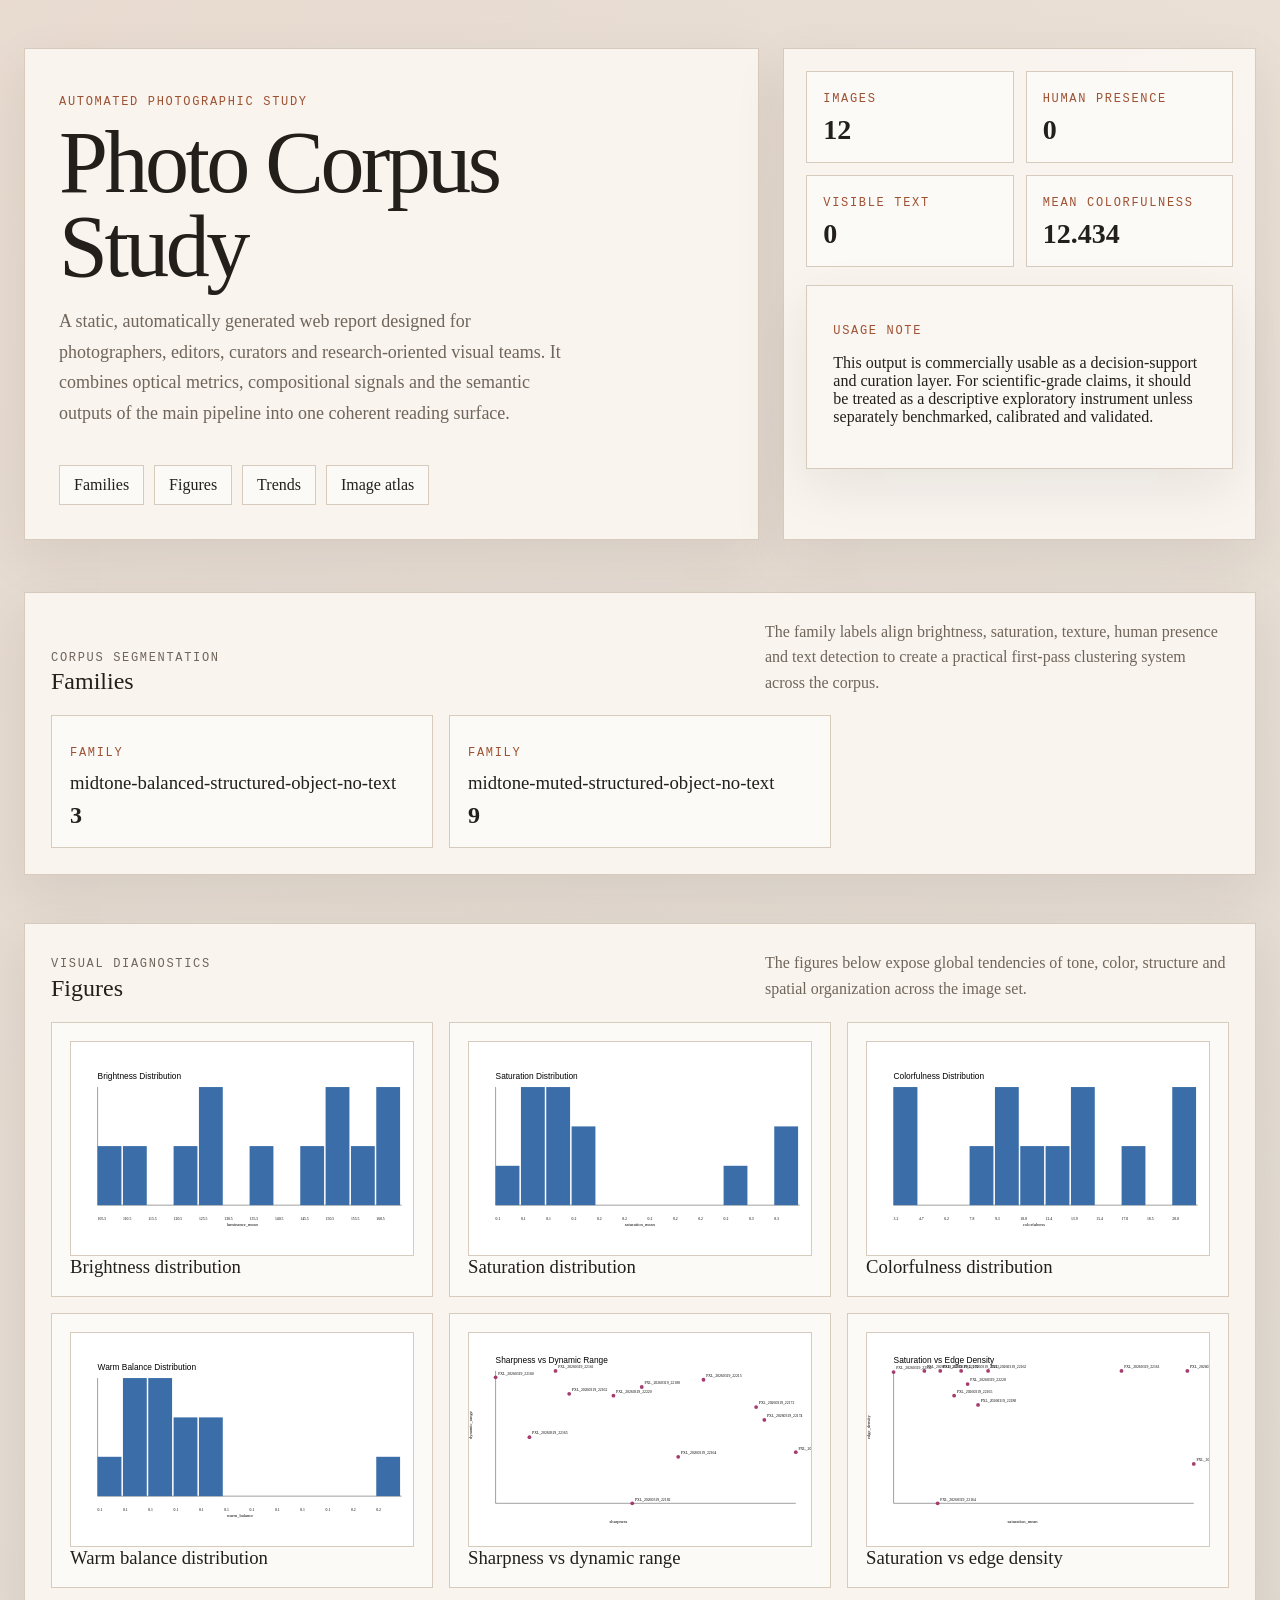
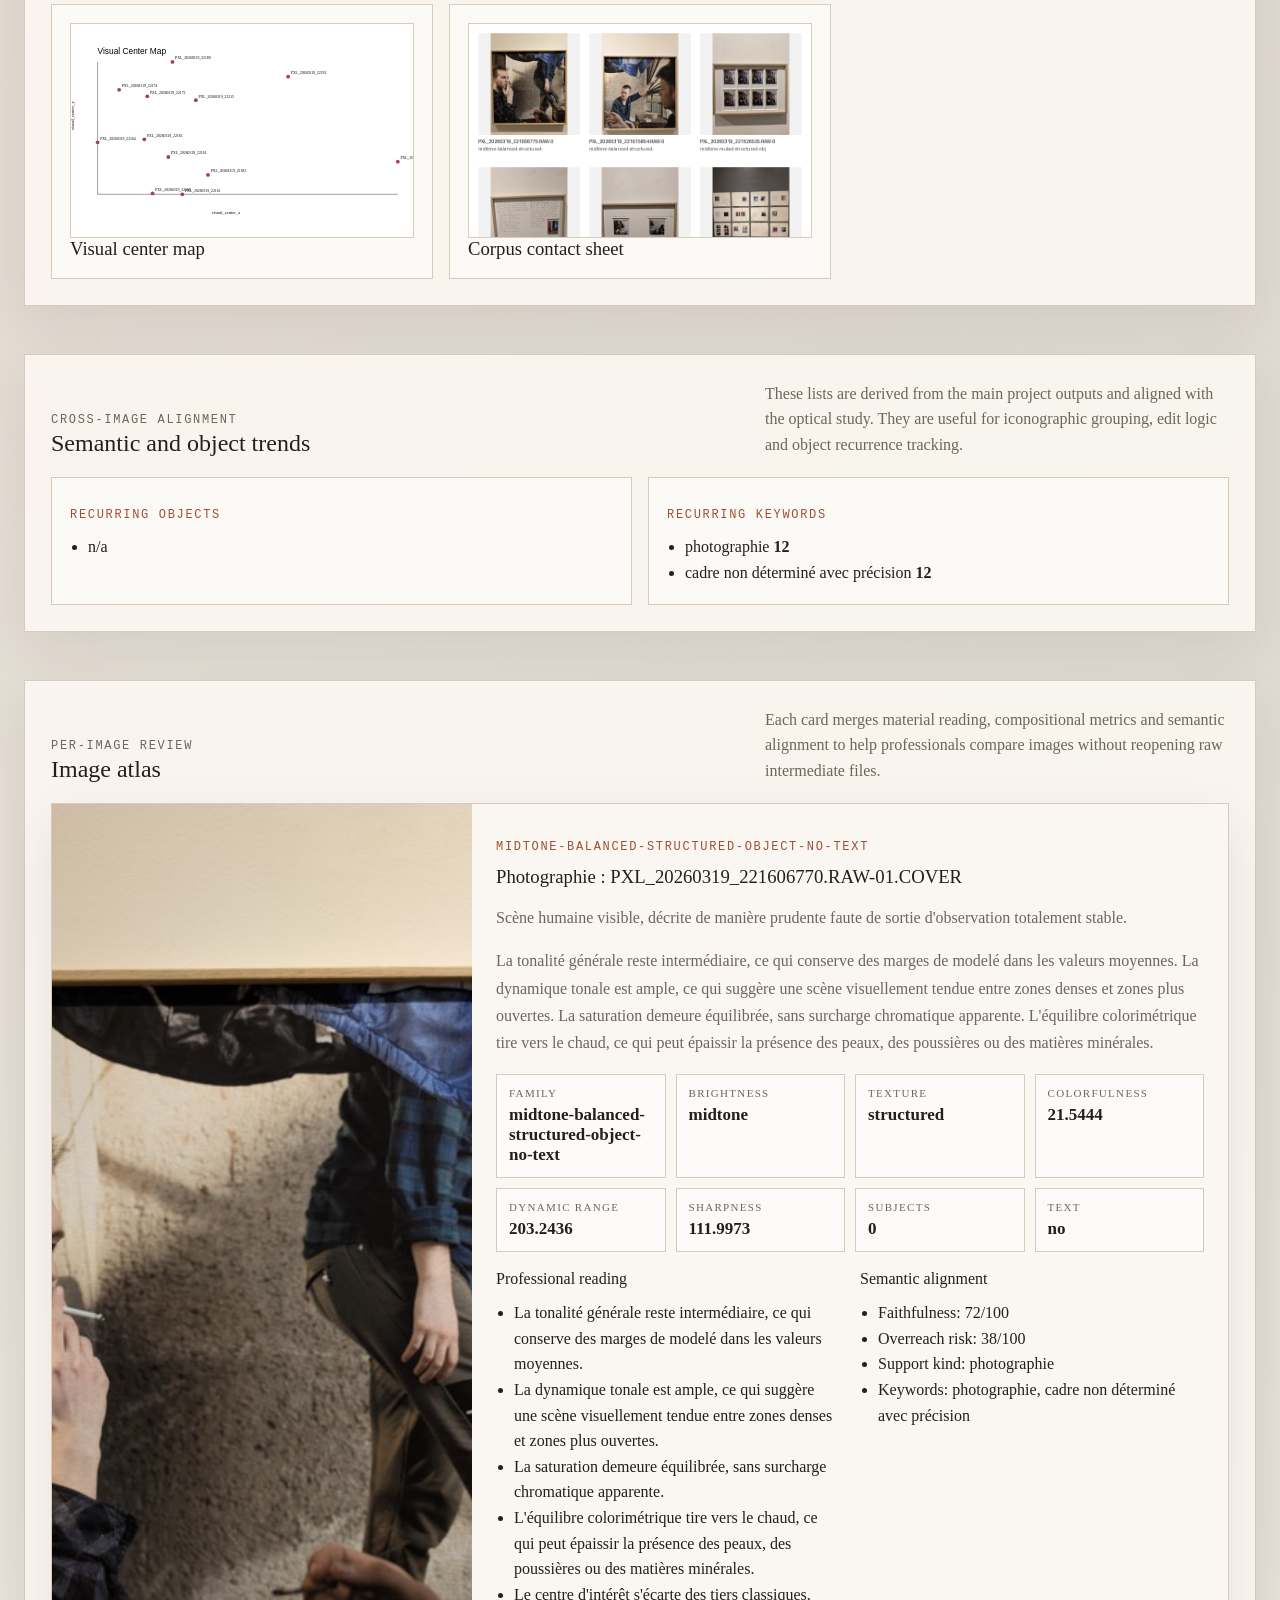
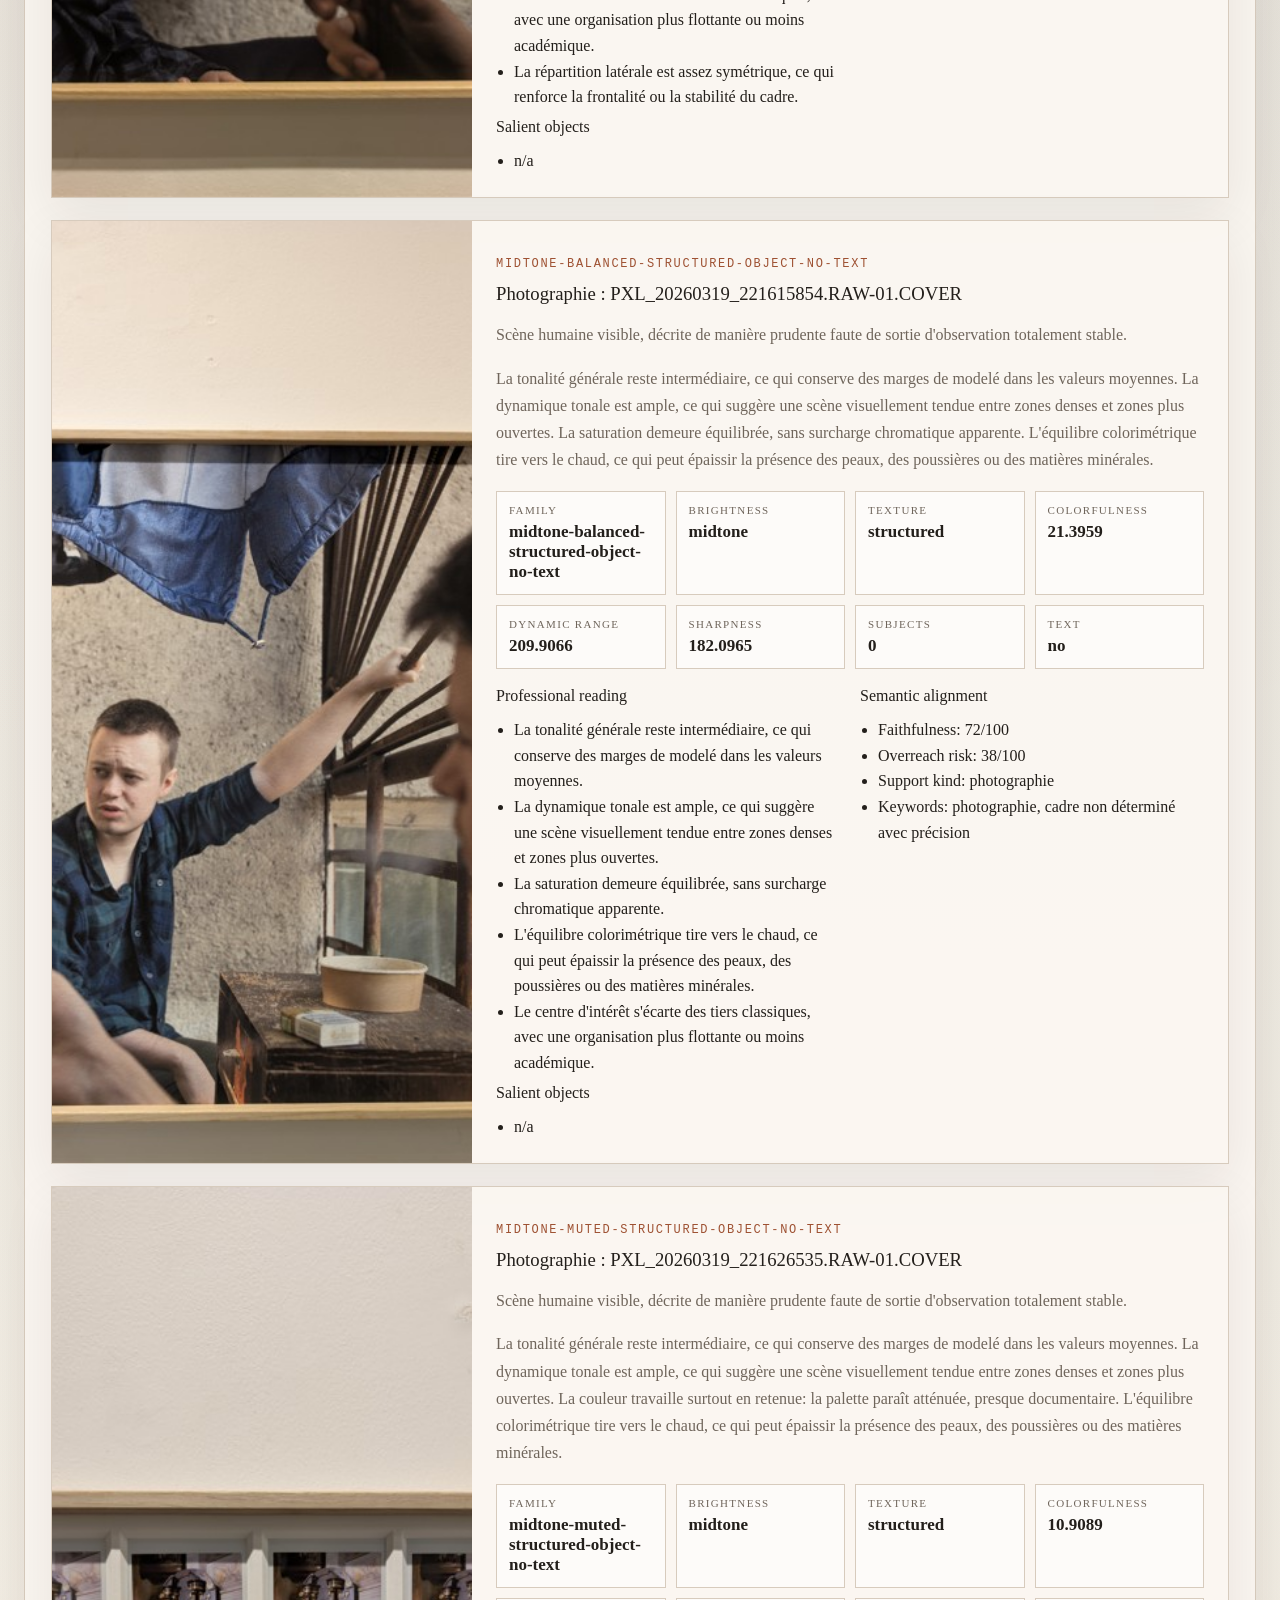
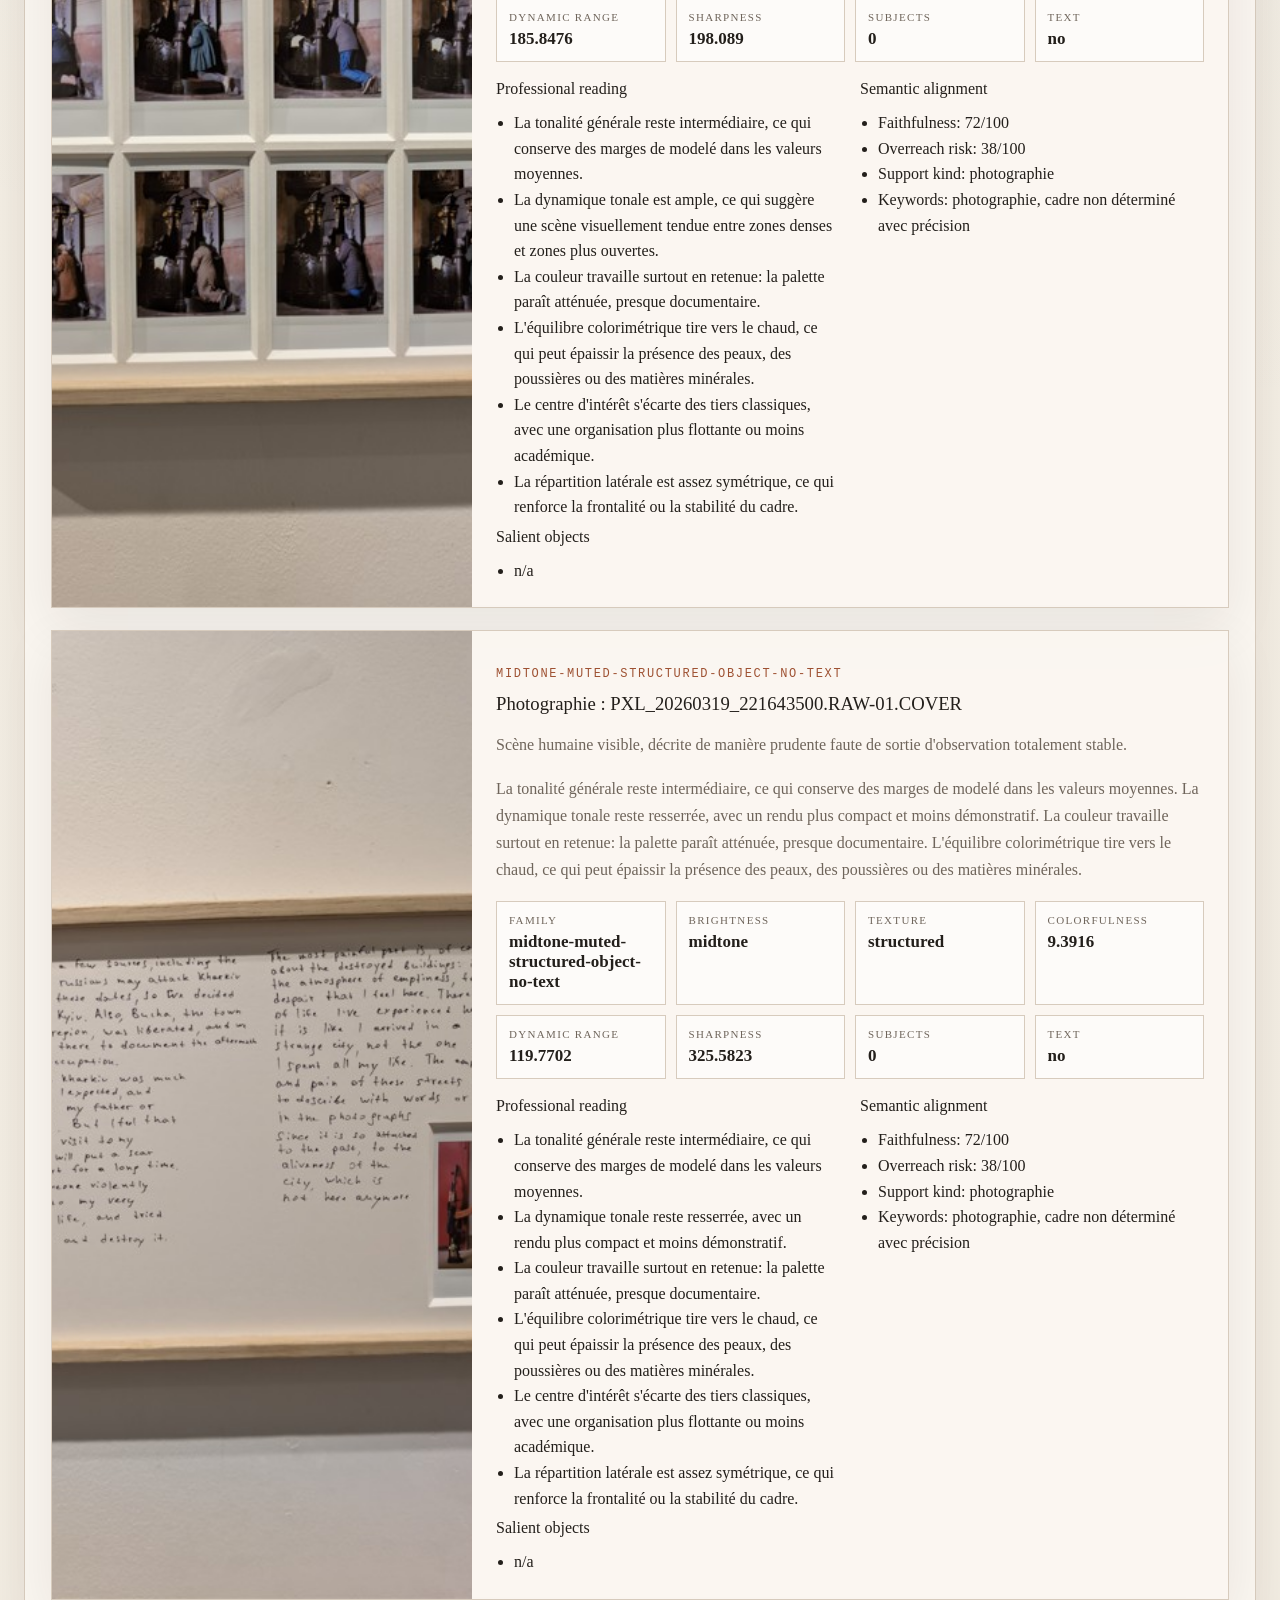
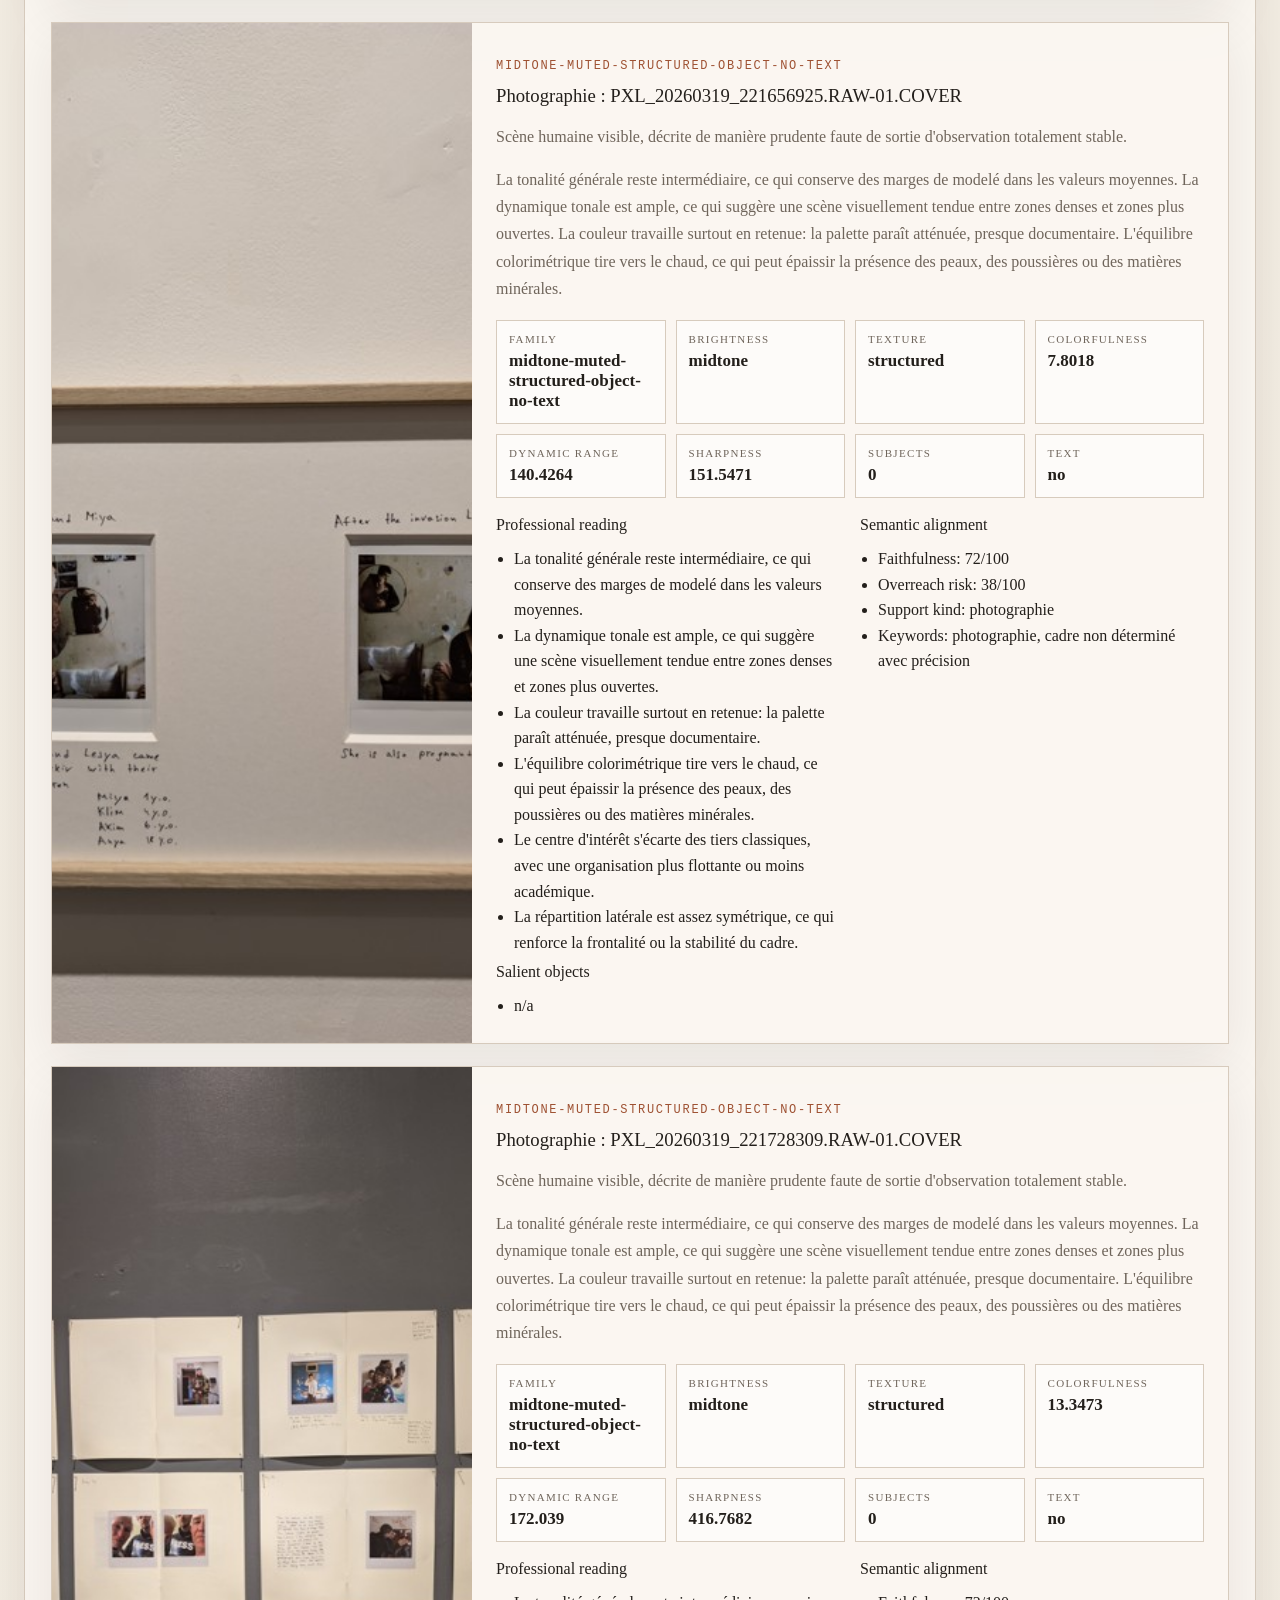
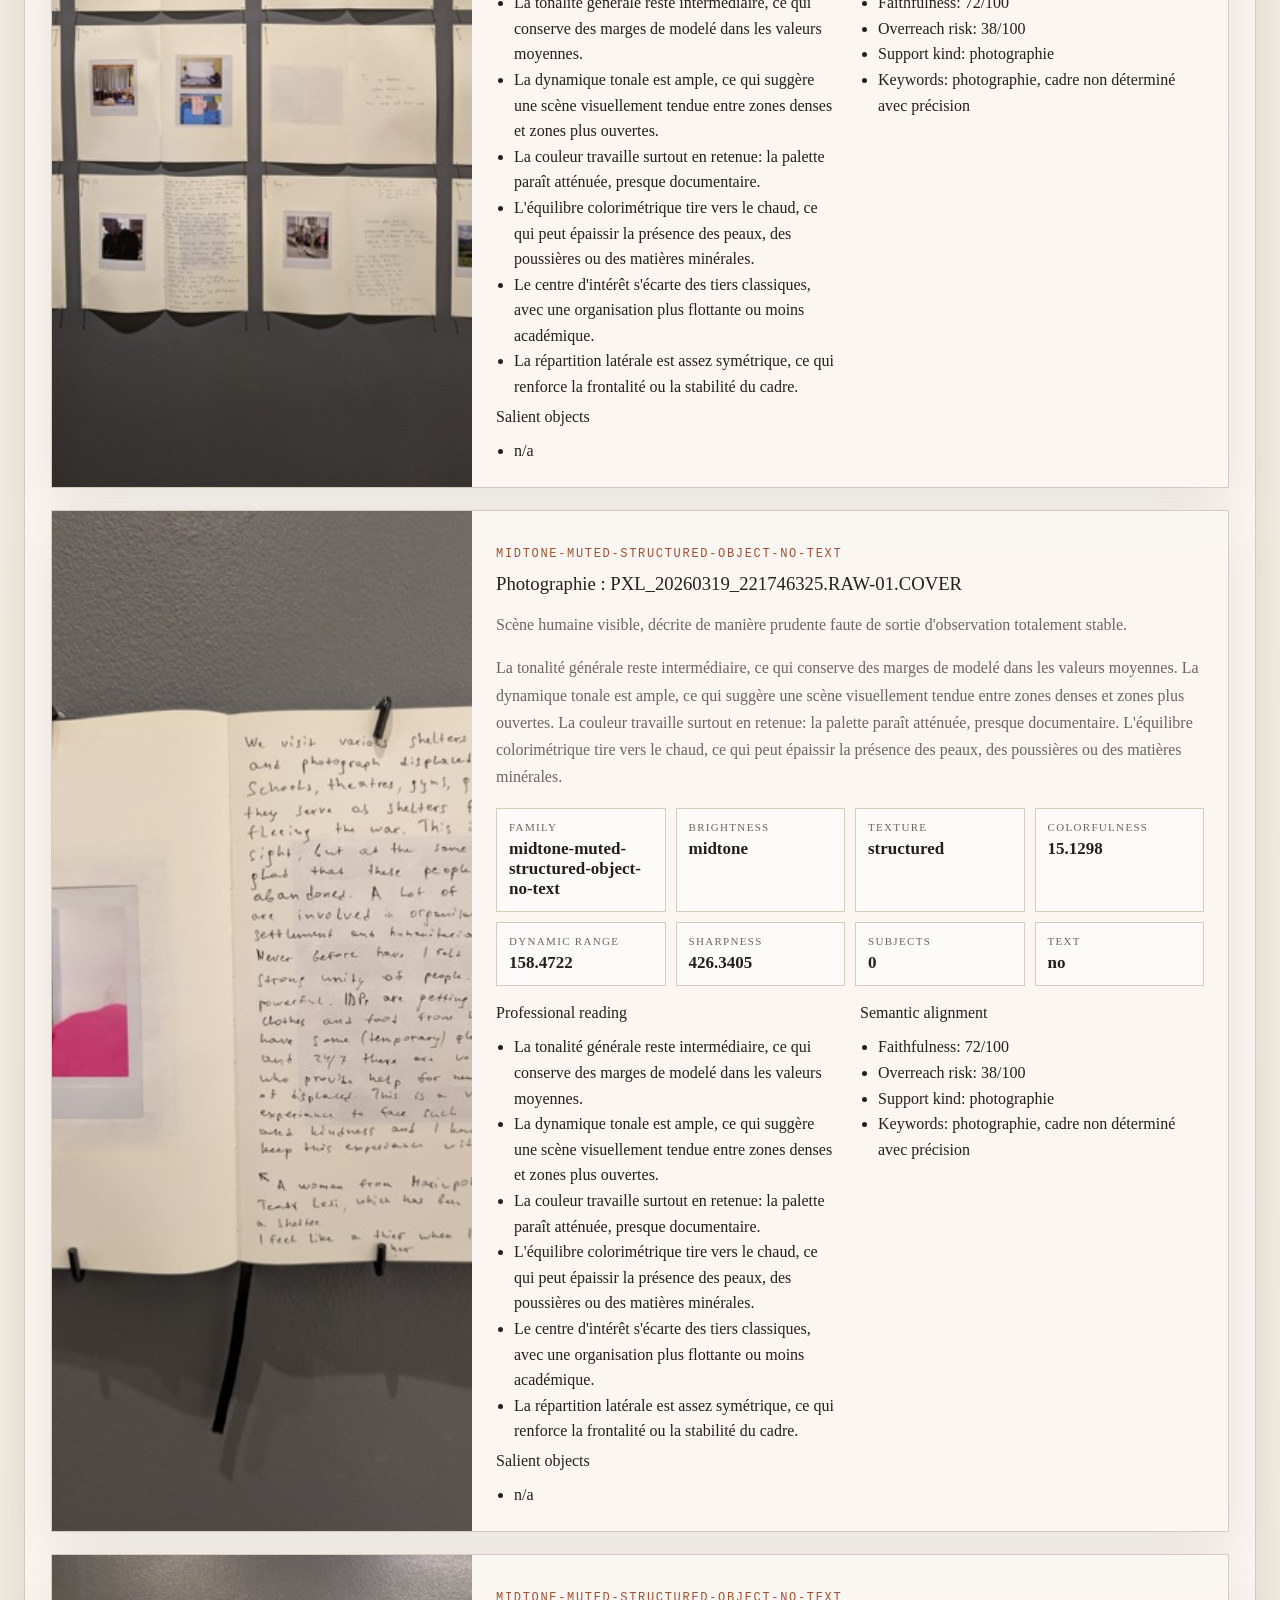
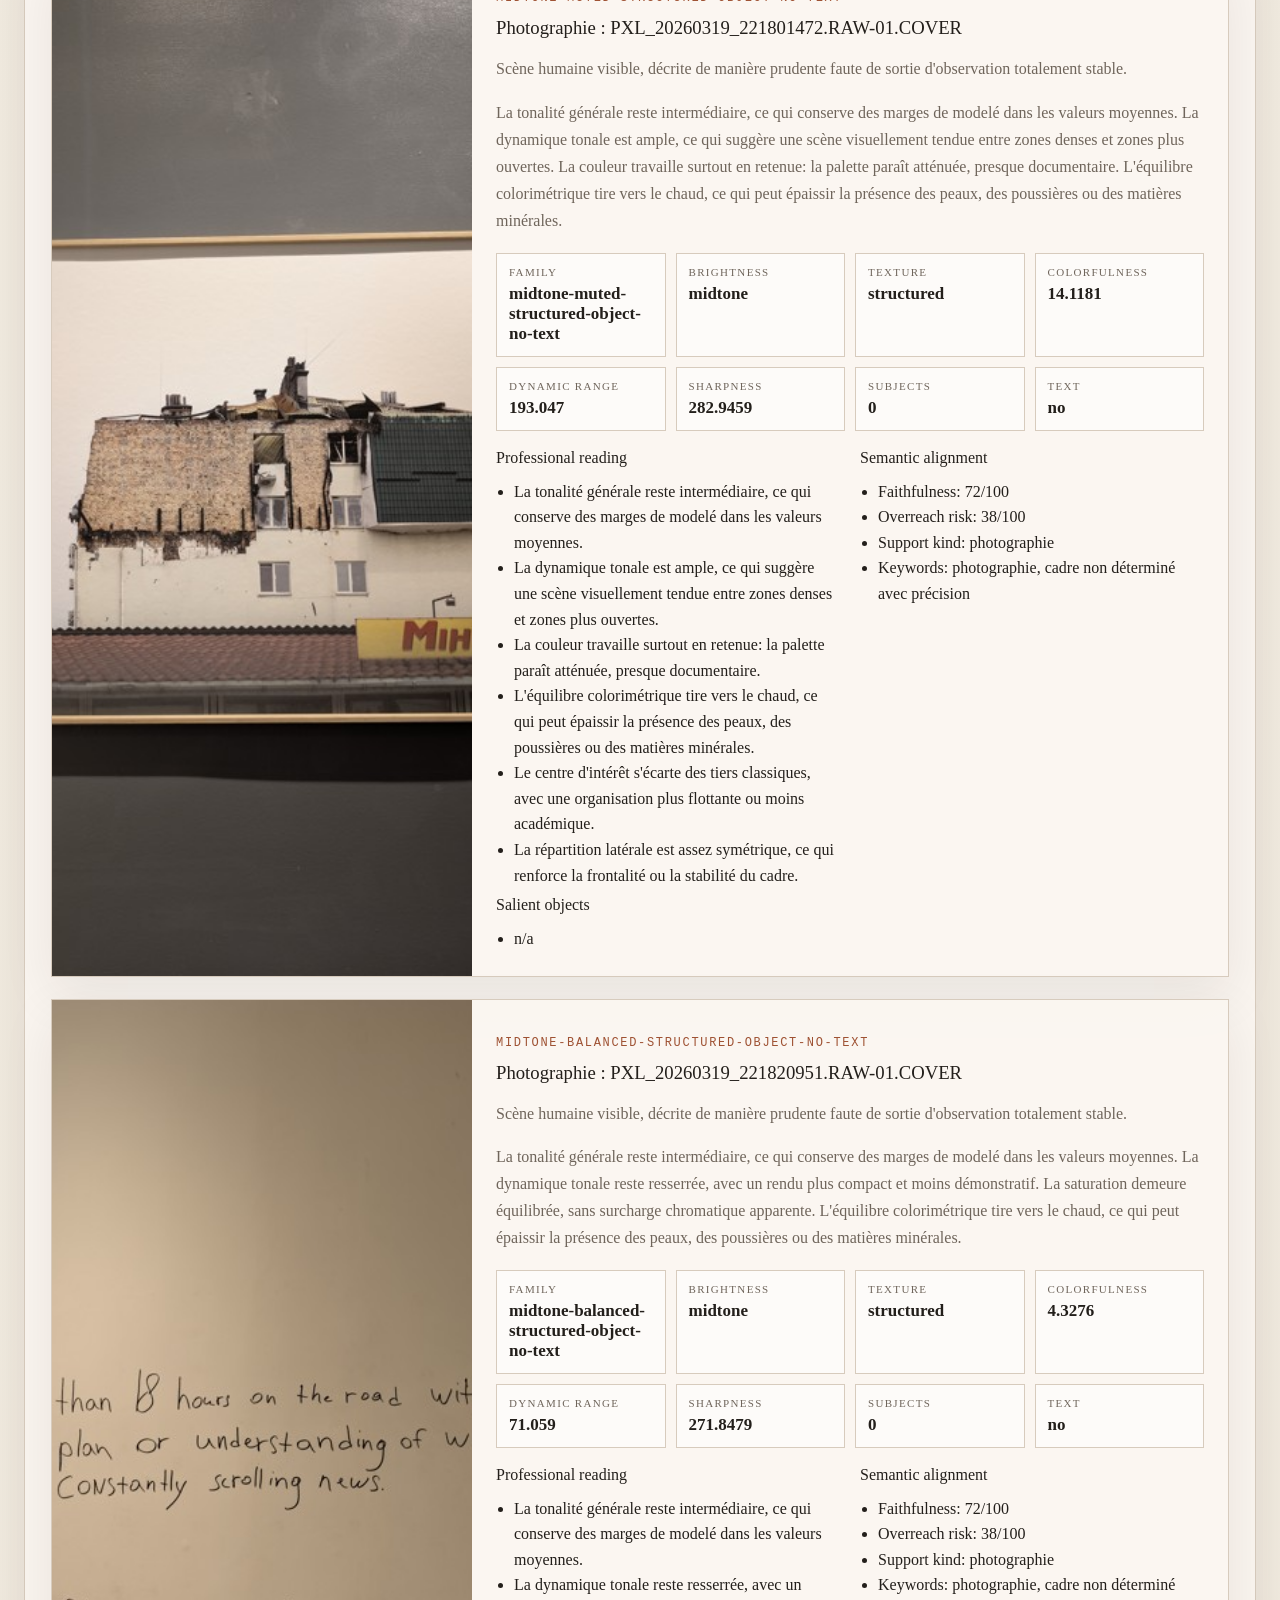
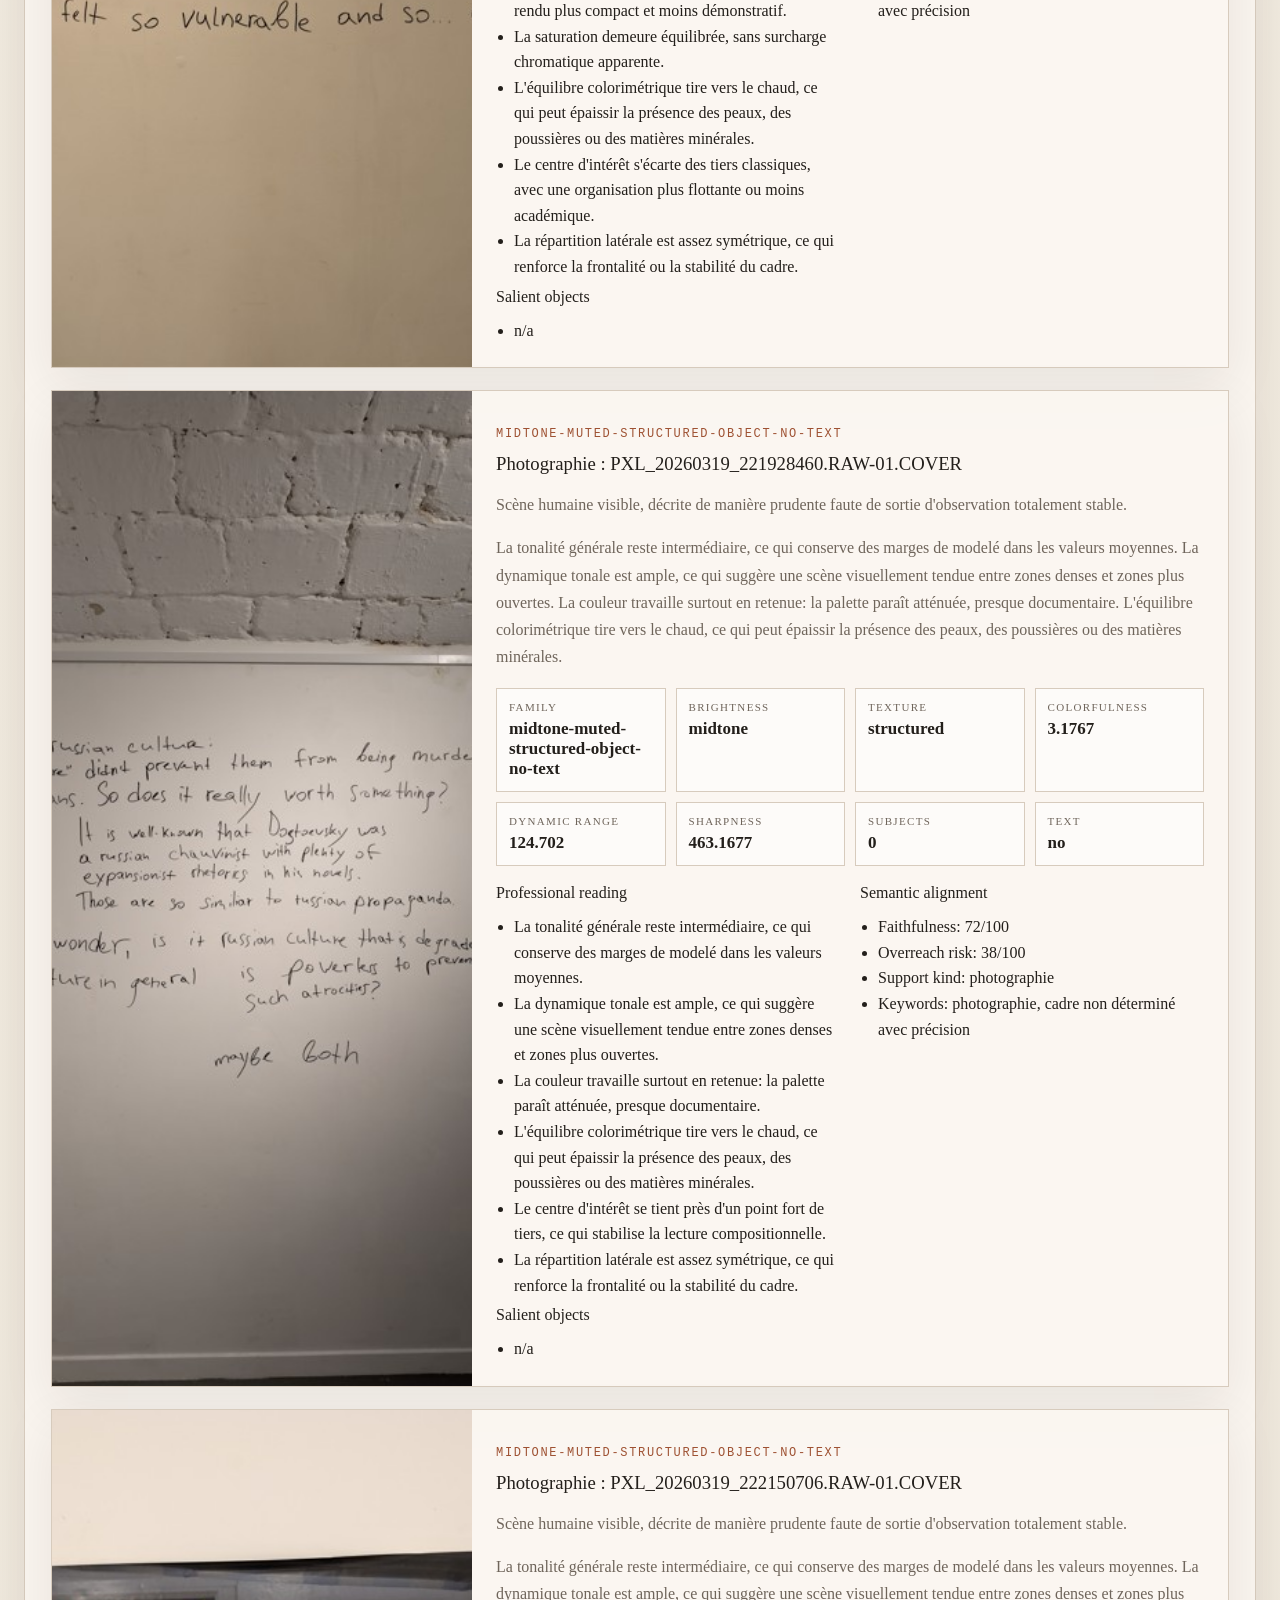
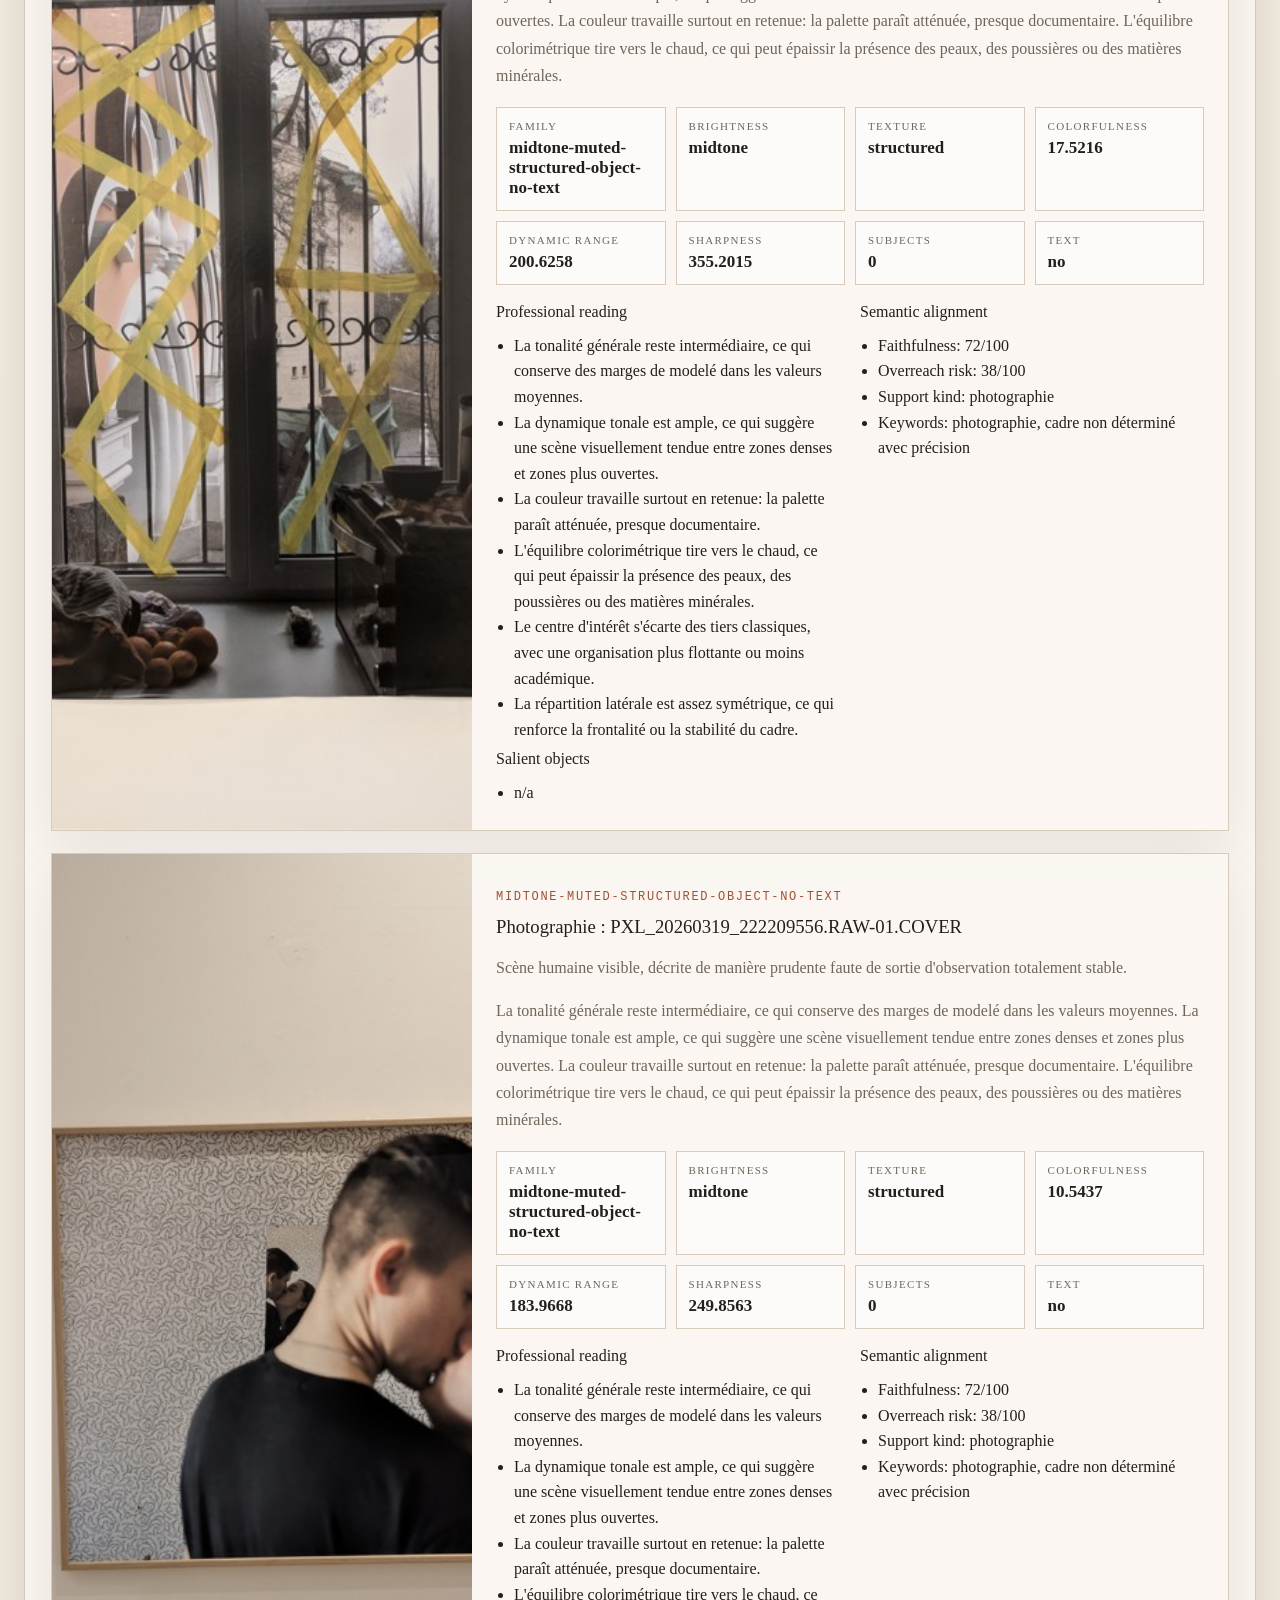
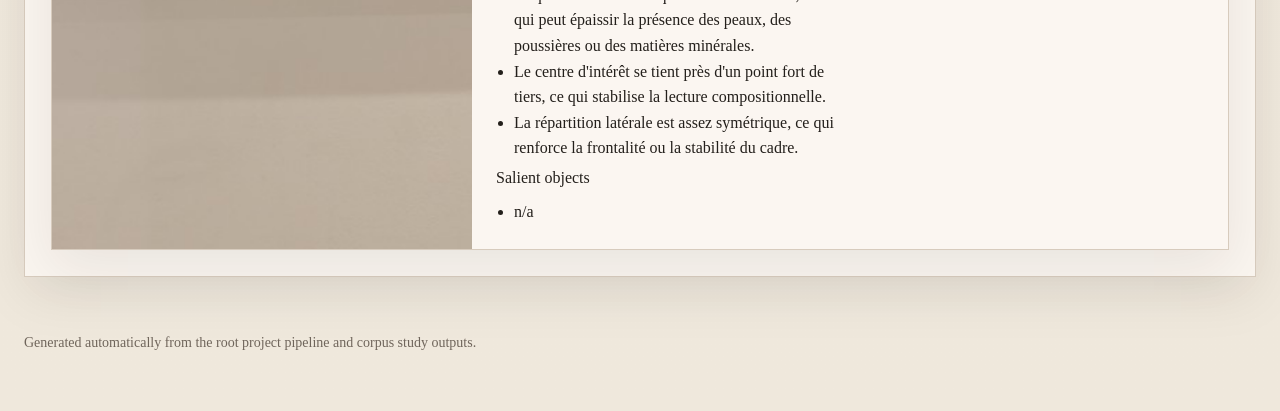
<file: artifacts/photo_corpus_study/site/index.html>
<!doctype html>
<html lang="en">
<head>
  <meta charset="utf-8">
  <meta name="viewport" content="width=device-width, initial-scale=1">
  <title>Photo Corpus Study</title>
  <link rel="stylesheet" href="assets/style.css">
</head>
<body>
  <header class="hero">
    <div class="shell hero-grid">
      <section class="hero-panel">
        <div>
          <p class="kicker">Automated photographic study</p>
          <h1>Photo Corpus Study</h1>
          <p class="lede">A static, automatically generated web report designed for photographers, editors, curators and research-oriented visual teams. It combines optical metrics, compositional signals and the semantic outputs of the main pipeline into one coherent reading surface.</p>
        </div>
        <nav class="nav-strip">
          <a href="#families">Families</a>
          <a href="#figures">Figures</a>
          <a href="#trends">Trends</a>
          <a href="#gallery">Image atlas</a>
        </nav>
      </section>
      <aside class="hero-aside">
        <div class="stat-grid">
          <div class="stat-card"><span class="eyebrow">Images</span><strong>12</strong></div>
          <div class="stat-card"><span class="eyebrow">Human presence</span><strong>0</strong></div>
          <div class="stat-card"><span class="eyebrow">Visible text</span><strong>0</strong></div>
          <div class="stat-card"><span class="eyebrow">Mean colorfulness</span><strong>12.434</strong></div>
        </div>
        <div class="section-panel">
          <p class="eyebrow">Usage note</p>
          <p>This output is commercially usable as a decision-support and curation layer. For scientific-grade claims, it should be treated as a descriptive exploratory instrument unless separately benchmarked, calibrated and validated.</p>
        </div>
      </aside>
    </div>
  </header>

  <main>
    <section class="section" id="families">
      <div class="shell section-panel">
        <div class="section-head">
          <div>
            <p class="kicker">Corpus segmentation</p>
            <h2>Families</h2>
          </div>
          <p>The family labels align brightness, saturation, texture, human presence and text detection to create a practical first-pass clustering system across the corpus.</p>
        </div>
        <div class="family-grid">
        <article class="family-card">
          <p class="eyebrow">Family</p>
          <h3>midtone-balanced-structured-object-no-text</h3>
          <strong>3</strong>
        </article>
        
        <article class="family-card">
          <p class="eyebrow">Family</p>
          <h3>midtone-muted-structured-object-no-text</h3>
          <strong>9</strong>
        </article>
        </div>
      </div>
    </section>

    <section class="section" id="figures">
      <div class="shell section-panel">
        <div class="section-head">
          <div>
            <p class="kicker">Visual diagnostics</p>
            <h2>Figures</h2>
          </div>
          <p>The figures below expose global tendencies of tone, color, structure and spatial organization across the image set.</p>
        </div>
        <div class="figure-grid">
    <article class="figure-card">
      <div class="figure-frame">
        <img src="assets/figures/brightness_histogram.svg" alt="Brightness distribution">
      </div>
      <h3>Brightness distribution</h3>
    </article>
    
    <article class="figure-card">
      <div class="figure-frame">
        <img src="assets/figures/saturation_histogram.svg" alt="Saturation distribution">
      </div>
      <h3>Saturation distribution</h3>
    </article>
    
    <article class="figure-card">
      <div class="figure-frame">
        <img src="assets/figures/colorfulness_histogram.svg" alt="Colorfulness distribution">
      </div>
      <h3>Colorfulness distribution</h3>
    </article>
    
    <article class="figure-card">
      <div class="figure-frame">
        <img src="assets/figures/warm_balance_histogram.svg" alt="Warm balance distribution">
      </div>
      <h3>Warm balance distribution</h3>
    </article>
    
    <article class="figure-card">
      <div class="figure-frame">
        <img src="assets/figures/sharpness_vs_dynamic_range.svg" alt="Sharpness vs dynamic range">
      </div>
      <h3>Sharpness vs dynamic range</h3>
    </article>
    
    <article class="figure-card">
      <div class="figure-frame">
        <img src="assets/figures/saturation_vs_edge_density.svg" alt="Saturation vs edge density">
      </div>
      <h3>Saturation vs edge density</h3>
    </article>
    
    <article class="figure-card">
      <div class="figure-frame">
        <img src="assets/figures/visual_center_map.svg" alt="Visual center map">
      </div>
      <h3>Visual center map</h3>
    </article>
    
    <article class="figure-card">
      <div class="figure-frame">
        <img src="assets/figures/contact_sheet.png" alt="Corpus contact sheet">
      </div>
      <h3>Corpus contact sheet</h3>
    </article>
    </div>
      </div>
    </section>

    <section class="section" id="trends">
      <div class="shell section-panel">
        <div class="section-head">
          <div>
            <p class="kicker">Cross-image alignment</p>
            <h2>Semantic and object trends</h2>
          </div>
          <p>These lists are derived from the main project outputs and aligned with the optical study. They are useful for iconographic grouping, edit logic and object recurrence tracking.</p>
        </div>
        <div class="trend-grid">
          <article class="trend-block">
            <p class="eyebrow">Recurring objects</p>
            <ul><li>n/a</li></ul>
          </article>
          <article class="trend-block">
            <p class="eyebrow">Recurring keywords</p>
            <ul><li>photographie <strong>12</strong></li><li>cadre non déterminé avec précision <strong>12</strong></li></ul>
          </article>
        </div>
      </div>
    </section>

    <section class="section" id="gallery">
      <div class="shell section-panel">
        <div class="section-head">
          <div>
            <p class="kicker">Per-image review</p>
            <h2>Image atlas</h2>
          </div>
          <p>Each card merges material reading, compositional metrics and semantic alignment to help professionals compare images without reopening raw intermediate files.</p>
        </div>
        <div class="gallery">
    <article class="image-card" id="PXL_20260319_221606770.RAW-01.COVER">
      <div class="image-visual">
        <img src="assets/thumbs/PXL_20260319_221606770.RAW-01.COVER.jpg" alt="PXL_20260319_221606770.RAW-01.COVER.jpg">
      </div>
      <div class="image-copy">
        <p class="eyebrow">midtone-balanced-structured-object-no-text</p>
        <h3>Photographie : PXL_20260319_221606770.RAW-01.COVER</h3>
        <p class="scene-summary">Scène humaine visible, décrite de manière prudente faute de sortie d&#x27;observation totalement stable.</p>
        <p class="curatorial">La tonalité générale reste intermédiaire, ce qui conserve des marges de modelé dans les valeurs moyennes. La dynamique tonale est ample, ce qui suggère une scène visuellement tendue entre zones denses et zones plus ouvertes. La saturation demeure équilibrée, sans surcharge chromatique apparente. L&#x27;équilibre colorimétrique tire vers le chaud, ce qui peut épaissir la présence des peaux, des poussières ou des matières minérales.</p>
        <div class="metrics-grid"><div class="metric-chip"><span>Family</span><strong>midtone-balanced-structured-object-no-text</strong></div><div class="metric-chip"><span>Brightness</span><strong>midtone</strong></div><div class="metric-chip"><span>Texture</span><strong>structured</strong></div><div class="metric-chip"><span>Colorfulness</span><strong>21.5444</strong></div><div class="metric-chip"><span>Dynamic range</span><strong>203.2436</strong></div><div class="metric-chip"><span>Sharpness</span><strong>111.9973</strong></div><div class="metric-chip"><span>Subjects</span><strong>0</strong></div><div class="metric-chip"><span>Text</span><strong>no</strong></div></div>
        <div class="text-columns">
          <div>
            <h4>Professional reading</h4>
            <ul>
              <li>La tonalité générale reste intermédiaire, ce qui conserve des marges de modelé dans les valeurs moyennes.</li><li>La dynamique tonale est ample, ce qui suggère une scène visuellement tendue entre zones denses et zones plus ouvertes.</li><li>La saturation demeure équilibrée, sans surcharge chromatique apparente.</li><li>L&#x27;équilibre colorimétrique tire vers le chaud, ce qui peut épaissir la présence des peaux, des poussières ou des matières minérales.</li><li>Le centre d&#x27;intérêt s&#x27;écarte des tiers classiques, avec une organisation plus flottante ou moins académique.</li><li>La répartition latérale est assez symétrique, ce qui renforce la frontalité ou la stabilité du cadre.</li>
            </ul>
          </div>
          <div>
            <h4>Semantic alignment</h4>
            <ul>
              <li>Faithfulness: 72/100</li>
              <li>Overreach risk: 38/100</li>
              <li>Support kind: photographie</li>
              <li>Keywords: photographie, cadre non déterminé avec précision</li>
            </ul>
          </div>
        </div>
        <div class="objects-block">
          <h4>Salient objects</h4>
          <ul><li>n/a</li></ul>
        </div>
      </div>
    </article>
    
    <article class="image-card" id="PXL_20260319_221615854.RAW-01.COVER">
      <div class="image-visual">
        <img src="assets/thumbs/PXL_20260319_221615854.RAW-01.COVER.jpg" alt="PXL_20260319_221615854.RAW-01.COVER.jpg">
      </div>
      <div class="image-copy">
        <p class="eyebrow">midtone-balanced-structured-object-no-text</p>
        <h3>Photographie : PXL_20260319_221615854.RAW-01.COVER</h3>
        <p class="scene-summary">Scène humaine visible, décrite de manière prudente faute de sortie d&#x27;observation totalement stable.</p>
        <p class="curatorial">La tonalité générale reste intermédiaire, ce qui conserve des marges de modelé dans les valeurs moyennes. La dynamique tonale est ample, ce qui suggère une scène visuellement tendue entre zones denses et zones plus ouvertes. La saturation demeure équilibrée, sans surcharge chromatique apparente. L&#x27;équilibre colorimétrique tire vers le chaud, ce qui peut épaissir la présence des peaux, des poussières ou des matières minérales.</p>
        <div class="metrics-grid"><div class="metric-chip"><span>Family</span><strong>midtone-balanced-structured-object-no-text</strong></div><div class="metric-chip"><span>Brightness</span><strong>midtone</strong></div><div class="metric-chip"><span>Texture</span><strong>structured</strong></div><div class="metric-chip"><span>Colorfulness</span><strong>21.3959</strong></div><div class="metric-chip"><span>Dynamic range</span><strong>209.9066</strong></div><div class="metric-chip"><span>Sharpness</span><strong>182.0965</strong></div><div class="metric-chip"><span>Subjects</span><strong>0</strong></div><div class="metric-chip"><span>Text</span><strong>no</strong></div></div>
        <div class="text-columns">
          <div>
            <h4>Professional reading</h4>
            <ul>
              <li>La tonalité générale reste intermédiaire, ce qui conserve des marges de modelé dans les valeurs moyennes.</li><li>La dynamique tonale est ample, ce qui suggère une scène visuellement tendue entre zones denses et zones plus ouvertes.</li><li>La saturation demeure équilibrée, sans surcharge chromatique apparente.</li><li>L&#x27;équilibre colorimétrique tire vers le chaud, ce qui peut épaissir la présence des peaux, des poussières ou des matières minérales.</li><li>Le centre d&#x27;intérêt s&#x27;écarte des tiers classiques, avec une organisation plus flottante ou moins académique.</li>
            </ul>
          </div>
          <div>
            <h4>Semantic alignment</h4>
            <ul>
              <li>Faithfulness: 72/100</li>
              <li>Overreach risk: 38/100</li>
              <li>Support kind: photographie</li>
              <li>Keywords: photographie, cadre non déterminé avec précision</li>
            </ul>
          </div>
        </div>
        <div class="objects-block">
          <h4>Salient objects</h4>
          <ul><li>n/a</li></ul>
        </div>
      </div>
    </article>
    
    <article class="image-card" id="PXL_20260319_221626535.RAW-01.COVER">
      <div class="image-visual">
        <img src="assets/thumbs/PXL_20260319_221626535.RAW-01.COVER.jpg" alt="PXL_20260319_221626535.RAW-01.COVER.jpg">
      </div>
      <div class="image-copy">
        <p class="eyebrow">midtone-muted-structured-object-no-text</p>
        <h3>Photographie : PXL_20260319_221626535.RAW-01.COVER</h3>
        <p class="scene-summary">Scène humaine visible, décrite de manière prudente faute de sortie d&#x27;observation totalement stable.</p>
        <p class="curatorial">La tonalité générale reste intermédiaire, ce qui conserve des marges de modelé dans les valeurs moyennes. La dynamique tonale est ample, ce qui suggère une scène visuellement tendue entre zones denses et zones plus ouvertes. La couleur travaille surtout en retenue: la palette paraît atténuée, presque documentaire. L&#x27;équilibre colorimétrique tire vers le chaud, ce qui peut épaissir la présence des peaux, des poussières ou des matières minérales.</p>
        <div class="metrics-grid"><div class="metric-chip"><span>Family</span><strong>midtone-muted-structured-object-no-text</strong></div><div class="metric-chip"><span>Brightness</span><strong>midtone</strong></div><div class="metric-chip"><span>Texture</span><strong>structured</strong></div><div class="metric-chip"><span>Colorfulness</span><strong>10.9089</strong></div><div class="metric-chip"><span>Dynamic range</span><strong>185.8476</strong></div><div class="metric-chip"><span>Sharpness</span><strong>198.089</strong></div><div class="metric-chip"><span>Subjects</span><strong>0</strong></div><div class="metric-chip"><span>Text</span><strong>no</strong></div></div>
        <div class="text-columns">
          <div>
            <h4>Professional reading</h4>
            <ul>
              <li>La tonalité générale reste intermédiaire, ce qui conserve des marges de modelé dans les valeurs moyennes.</li><li>La dynamique tonale est ample, ce qui suggère une scène visuellement tendue entre zones denses et zones plus ouvertes.</li><li>La couleur travaille surtout en retenue: la palette paraît atténuée, presque documentaire.</li><li>L&#x27;équilibre colorimétrique tire vers le chaud, ce qui peut épaissir la présence des peaux, des poussières ou des matières minérales.</li><li>Le centre d&#x27;intérêt s&#x27;écarte des tiers classiques, avec une organisation plus flottante ou moins académique.</li><li>La répartition latérale est assez symétrique, ce qui renforce la frontalité ou la stabilité du cadre.</li>
            </ul>
          </div>
          <div>
            <h4>Semantic alignment</h4>
            <ul>
              <li>Faithfulness: 72/100</li>
              <li>Overreach risk: 38/100</li>
              <li>Support kind: photographie</li>
              <li>Keywords: photographie, cadre non déterminé avec précision</li>
            </ul>
          </div>
        </div>
        <div class="objects-block">
          <h4>Salient objects</h4>
          <ul><li>n/a</li></ul>
        </div>
      </div>
    </article>
    
    <article class="image-card" id="PXL_20260319_221643500.RAW-01.COVER">
      <div class="image-visual">
        <img src="assets/thumbs/PXL_20260319_221643500.RAW-01.COVER.jpg" alt="PXL_20260319_221643500.RAW-01.COVER.jpg">
      </div>
      <div class="image-copy">
        <p class="eyebrow">midtone-muted-structured-object-no-text</p>
        <h3>Photographie : PXL_20260319_221643500.RAW-01.COVER</h3>
        <p class="scene-summary">Scène humaine visible, décrite de manière prudente faute de sortie d&#x27;observation totalement stable.</p>
        <p class="curatorial">La tonalité générale reste intermédiaire, ce qui conserve des marges de modelé dans les valeurs moyennes. La dynamique tonale reste resserrée, avec un rendu plus compact et moins démonstratif. La couleur travaille surtout en retenue: la palette paraît atténuée, presque documentaire. L&#x27;équilibre colorimétrique tire vers le chaud, ce qui peut épaissir la présence des peaux, des poussières ou des matières minérales.</p>
        <div class="metrics-grid"><div class="metric-chip"><span>Family</span><strong>midtone-muted-structured-object-no-text</strong></div><div class="metric-chip"><span>Brightness</span><strong>midtone</strong></div><div class="metric-chip"><span>Texture</span><strong>structured</strong></div><div class="metric-chip"><span>Colorfulness</span><strong>9.3916</strong></div><div class="metric-chip"><span>Dynamic range</span><strong>119.7702</strong></div><div class="metric-chip"><span>Sharpness</span><strong>325.5823</strong></div><div class="metric-chip"><span>Subjects</span><strong>0</strong></div><div class="metric-chip"><span>Text</span><strong>no</strong></div></div>
        <div class="text-columns">
          <div>
            <h4>Professional reading</h4>
            <ul>
              <li>La tonalité générale reste intermédiaire, ce qui conserve des marges de modelé dans les valeurs moyennes.</li><li>La dynamique tonale reste resserrée, avec un rendu plus compact et moins démonstratif.</li><li>La couleur travaille surtout en retenue: la palette paraît atténuée, presque documentaire.</li><li>L&#x27;équilibre colorimétrique tire vers le chaud, ce qui peut épaissir la présence des peaux, des poussières ou des matières minérales.</li><li>Le centre d&#x27;intérêt s&#x27;écarte des tiers classiques, avec une organisation plus flottante ou moins académique.</li><li>La répartition latérale est assez symétrique, ce qui renforce la frontalité ou la stabilité du cadre.</li>
            </ul>
          </div>
          <div>
            <h4>Semantic alignment</h4>
            <ul>
              <li>Faithfulness: 72/100</li>
              <li>Overreach risk: 38/100</li>
              <li>Support kind: photographie</li>
              <li>Keywords: photographie, cadre non déterminé avec précision</li>
            </ul>
          </div>
        </div>
        <div class="objects-block">
          <h4>Salient objects</h4>
          <ul><li>n/a</li></ul>
        </div>
      </div>
    </article>
    
    <article class="image-card" id="PXL_20260319_221656925.RAW-01.COVER">
      <div class="image-visual">
        <img src="assets/thumbs/PXL_20260319_221656925.RAW-01.COVER.jpg" alt="PXL_20260319_221656925.RAW-01.COVER.jpg">
      </div>
      <div class="image-copy">
        <p class="eyebrow">midtone-muted-structured-object-no-text</p>
        <h3>Photographie : PXL_20260319_221656925.RAW-01.COVER</h3>
        <p class="scene-summary">Scène humaine visible, décrite de manière prudente faute de sortie d&#x27;observation totalement stable.</p>
        <p class="curatorial">La tonalité générale reste intermédiaire, ce qui conserve des marges de modelé dans les valeurs moyennes. La dynamique tonale est ample, ce qui suggère une scène visuellement tendue entre zones denses et zones plus ouvertes. La couleur travaille surtout en retenue: la palette paraît atténuée, presque documentaire. L&#x27;équilibre colorimétrique tire vers le chaud, ce qui peut épaissir la présence des peaux, des poussières ou des matières minérales.</p>
        <div class="metrics-grid"><div class="metric-chip"><span>Family</span><strong>midtone-muted-structured-object-no-text</strong></div><div class="metric-chip"><span>Brightness</span><strong>midtone</strong></div><div class="metric-chip"><span>Texture</span><strong>structured</strong></div><div class="metric-chip"><span>Colorfulness</span><strong>7.8018</strong></div><div class="metric-chip"><span>Dynamic range</span><strong>140.4264</strong></div><div class="metric-chip"><span>Sharpness</span><strong>151.5471</strong></div><div class="metric-chip"><span>Subjects</span><strong>0</strong></div><div class="metric-chip"><span>Text</span><strong>no</strong></div></div>
        <div class="text-columns">
          <div>
            <h4>Professional reading</h4>
            <ul>
              <li>La tonalité générale reste intermédiaire, ce qui conserve des marges de modelé dans les valeurs moyennes.</li><li>La dynamique tonale est ample, ce qui suggère une scène visuellement tendue entre zones denses et zones plus ouvertes.</li><li>La couleur travaille surtout en retenue: la palette paraît atténuée, presque documentaire.</li><li>L&#x27;équilibre colorimétrique tire vers le chaud, ce qui peut épaissir la présence des peaux, des poussières ou des matières minérales.</li><li>Le centre d&#x27;intérêt s&#x27;écarte des tiers classiques, avec une organisation plus flottante ou moins académique.</li><li>La répartition latérale est assez symétrique, ce qui renforce la frontalité ou la stabilité du cadre.</li>
            </ul>
          </div>
          <div>
            <h4>Semantic alignment</h4>
            <ul>
              <li>Faithfulness: 72/100</li>
              <li>Overreach risk: 38/100</li>
              <li>Support kind: photographie</li>
              <li>Keywords: photographie, cadre non déterminé avec précision</li>
            </ul>
          </div>
        </div>
        <div class="objects-block">
          <h4>Salient objects</h4>
          <ul><li>n/a</li></ul>
        </div>
      </div>
    </article>
    
    <article class="image-card" id="PXL_20260319_221728309.RAW-01.COVER">
      <div class="image-visual">
        <img src="assets/thumbs/PXL_20260319_221728309.RAW-01.COVER.jpg" alt="PXL_20260319_221728309.RAW-01.COVER.jpg">
      </div>
      <div class="image-copy">
        <p class="eyebrow">midtone-muted-structured-object-no-text</p>
        <h3>Photographie : PXL_20260319_221728309.RAW-01.COVER</h3>
        <p class="scene-summary">Scène humaine visible, décrite de manière prudente faute de sortie d&#x27;observation totalement stable.</p>
        <p class="curatorial">La tonalité générale reste intermédiaire, ce qui conserve des marges de modelé dans les valeurs moyennes. La dynamique tonale est ample, ce qui suggère une scène visuellement tendue entre zones denses et zones plus ouvertes. La couleur travaille surtout en retenue: la palette paraît atténuée, presque documentaire. L&#x27;équilibre colorimétrique tire vers le chaud, ce qui peut épaissir la présence des peaux, des poussières ou des matières minérales.</p>
        <div class="metrics-grid"><div class="metric-chip"><span>Family</span><strong>midtone-muted-structured-object-no-text</strong></div><div class="metric-chip"><span>Brightness</span><strong>midtone</strong></div><div class="metric-chip"><span>Texture</span><strong>structured</strong></div><div class="metric-chip"><span>Colorfulness</span><strong>13.3473</strong></div><div class="metric-chip"><span>Dynamic range</span><strong>172.039</strong></div><div class="metric-chip"><span>Sharpness</span><strong>416.7682</strong></div><div class="metric-chip"><span>Subjects</span><strong>0</strong></div><div class="metric-chip"><span>Text</span><strong>no</strong></div></div>
        <div class="text-columns">
          <div>
            <h4>Professional reading</h4>
            <ul>
              <li>La tonalité générale reste intermédiaire, ce qui conserve des marges de modelé dans les valeurs moyennes.</li><li>La dynamique tonale est ample, ce qui suggère une scène visuellement tendue entre zones denses et zones plus ouvertes.</li><li>La couleur travaille surtout en retenue: la palette paraît atténuée, presque documentaire.</li><li>L&#x27;équilibre colorimétrique tire vers le chaud, ce qui peut épaissir la présence des peaux, des poussières ou des matières minérales.</li><li>Le centre d&#x27;intérêt s&#x27;écarte des tiers classiques, avec une organisation plus flottante ou moins académique.</li><li>La répartition latérale est assez symétrique, ce qui renforce la frontalité ou la stabilité du cadre.</li>
            </ul>
          </div>
          <div>
            <h4>Semantic alignment</h4>
            <ul>
              <li>Faithfulness: 72/100</li>
              <li>Overreach risk: 38/100</li>
              <li>Support kind: photographie</li>
              <li>Keywords: photographie, cadre non déterminé avec précision</li>
            </ul>
          </div>
        </div>
        <div class="objects-block">
          <h4>Salient objects</h4>
          <ul><li>n/a</li></ul>
        </div>
      </div>
    </article>
    
    <article class="image-card" id="PXL_20260319_221746325.RAW-01.COVER">
      <div class="image-visual">
        <img src="assets/thumbs/PXL_20260319_221746325.RAW-01.COVER.jpg" alt="PXL_20260319_221746325.RAW-01.COVER.jpg">
      </div>
      <div class="image-copy">
        <p class="eyebrow">midtone-muted-structured-object-no-text</p>
        <h3>Photographie : PXL_20260319_221746325.RAW-01.COVER</h3>
        <p class="scene-summary">Scène humaine visible, décrite de manière prudente faute de sortie d&#x27;observation totalement stable.</p>
        <p class="curatorial">La tonalité générale reste intermédiaire, ce qui conserve des marges de modelé dans les valeurs moyennes. La dynamique tonale est ample, ce qui suggère une scène visuellement tendue entre zones denses et zones plus ouvertes. La couleur travaille surtout en retenue: la palette paraît atténuée, presque documentaire. L&#x27;équilibre colorimétrique tire vers le chaud, ce qui peut épaissir la présence des peaux, des poussières ou des matières minérales.</p>
        <div class="metrics-grid"><div class="metric-chip"><span>Family</span><strong>midtone-muted-structured-object-no-text</strong></div><div class="metric-chip"><span>Brightness</span><strong>midtone</strong></div><div class="metric-chip"><span>Texture</span><strong>structured</strong></div><div class="metric-chip"><span>Colorfulness</span><strong>15.1298</strong></div><div class="metric-chip"><span>Dynamic range</span><strong>158.4722</strong></div><div class="metric-chip"><span>Sharpness</span><strong>426.3405</strong></div><div class="metric-chip"><span>Subjects</span><strong>0</strong></div><div class="metric-chip"><span>Text</span><strong>no</strong></div></div>
        <div class="text-columns">
          <div>
            <h4>Professional reading</h4>
            <ul>
              <li>La tonalité générale reste intermédiaire, ce qui conserve des marges de modelé dans les valeurs moyennes.</li><li>La dynamique tonale est ample, ce qui suggère une scène visuellement tendue entre zones denses et zones plus ouvertes.</li><li>La couleur travaille surtout en retenue: la palette paraît atténuée, presque documentaire.</li><li>L&#x27;équilibre colorimétrique tire vers le chaud, ce qui peut épaissir la présence des peaux, des poussières ou des matières minérales.</li><li>Le centre d&#x27;intérêt s&#x27;écarte des tiers classiques, avec une organisation plus flottante ou moins académique.</li><li>La répartition latérale est assez symétrique, ce qui renforce la frontalité ou la stabilité du cadre.</li>
            </ul>
          </div>
          <div>
            <h4>Semantic alignment</h4>
            <ul>
              <li>Faithfulness: 72/100</li>
              <li>Overreach risk: 38/100</li>
              <li>Support kind: photographie</li>
              <li>Keywords: photographie, cadre non déterminé avec précision</li>
            </ul>
          </div>
        </div>
        <div class="objects-block">
          <h4>Salient objects</h4>
          <ul><li>n/a</li></ul>
        </div>
      </div>
    </article>
    
    <article class="image-card" id="PXL_20260319_221801472.RAW-01.COVER">
      <div class="image-visual">
        <img src="assets/thumbs/PXL_20260319_221801472.RAW-01.COVER.jpg" alt="PXL_20260319_221801472.RAW-01.COVER.jpg">
      </div>
      <div class="image-copy">
        <p class="eyebrow">midtone-muted-structured-object-no-text</p>
        <h3>Photographie : PXL_20260319_221801472.RAW-01.COVER</h3>
        <p class="scene-summary">Scène humaine visible, décrite de manière prudente faute de sortie d&#x27;observation totalement stable.</p>
        <p class="curatorial">La tonalité générale reste intermédiaire, ce qui conserve des marges de modelé dans les valeurs moyennes. La dynamique tonale est ample, ce qui suggère une scène visuellement tendue entre zones denses et zones plus ouvertes. La couleur travaille surtout en retenue: la palette paraît atténuée, presque documentaire. L&#x27;équilibre colorimétrique tire vers le chaud, ce qui peut épaissir la présence des peaux, des poussières ou des matières minérales.</p>
        <div class="metrics-grid"><div class="metric-chip"><span>Family</span><strong>midtone-muted-structured-object-no-text</strong></div><div class="metric-chip"><span>Brightness</span><strong>midtone</strong></div><div class="metric-chip"><span>Texture</span><strong>structured</strong></div><div class="metric-chip"><span>Colorfulness</span><strong>14.1181</strong></div><div class="metric-chip"><span>Dynamic range</span><strong>193.047</strong></div><div class="metric-chip"><span>Sharpness</span><strong>282.9459</strong></div><div class="metric-chip"><span>Subjects</span><strong>0</strong></div><div class="metric-chip"><span>Text</span><strong>no</strong></div></div>
        <div class="text-columns">
          <div>
            <h4>Professional reading</h4>
            <ul>
              <li>La tonalité générale reste intermédiaire, ce qui conserve des marges de modelé dans les valeurs moyennes.</li><li>La dynamique tonale est ample, ce qui suggère une scène visuellement tendue entre zones denses et zones plus ouvertes.</li><li>La couleur travaille surtout en retenue: la palette paraît atténuée, presque documentaire.</li><li>L&#x27;équilibre colorimétrique tire vers le chaud, ce qui peut épaissir la présence des peaux, des poussières ou des matières minérales.</li><li>Le centre d&#x27;intérêt s&#x27;écarte des tiers classiques, avec une organisation plus flottante ou moins académique.</li><li>La répartition latérale est assez symétrique, ce qui renforce la frontalité ou la stabilité du cadre.</li>
            </ul>
          </div>
          <div>
            <h4>Semantic alignment</h4>
            <ul>
              <li>Faithfulness: 72/100</li>
              <li>Overreach risk: 38/100</li>
              <li>Support kind: photographie</li>
              <li>Keywords: photographie, cadre non déterminé avec précision</li>
            </ul>
          </div>
        </div>
        <div class="objects-block">
          <h4>Salient objects</h4>
          <ul><li>n/a</li></ul>
        </div>
      </div>
    </article>
    
    <article class="image-card" id="PXL_20260319_221820951.RAW-01.COVER">
      <div class="image-visual">
        <img src="assets/thumbs/PXL_20260319_221820951.RAW-01.COVER.jpg" alt="PXL_20260319_221820951.RAW-01.COVER.jpg">
      </div>
      <div class="image-copy">
        <p class="eyebrow">midtone-balanced-structured-object-no-text</p>
        <h3>Photographie : PXL_20260319_221820951.RAW-01.COVER</h3>
        <p class="scene-summary">Scène humaine visible, décrite de manière prudente faute de sortie d&#x27;observation totalement stable.</p>
        <p class="curatorial">La tonalité générale reste intermédiaire, ce qui conserve des marges de modelé dans les valeurs moyennes. La dynamique tonale reste resserrée, avec un rendu plus compact et moins démonstratif. La saturation demeure équilibrée, sans surcharge chromatique apparente. L&#x27;équilibre colorimétrique tire vers le chaud, ce qui peut épaissir la présence des peaux, des poussières ou des matières minérales.</p>
        <div class="metrics-grid"><div class="metric-chip"><span>Family</span><strong>midtone-balanced-structured-object-no-text</strong></div><div class="metric-chip"><span>Brightness</span><strong>midtone</strong></div><div class="metric-chip"><span>Texture</span><strong>structured</strong></div><div class="metric-chip"><span>Colorfulness</span><strong>4.3276</strong></div><div class="metric-chip"><span>Dynamic range</span><strong>71.059</strong></div><div class="metric-chip"><span>Sharpness</span><strong>271.8479</strong></div><div class="metric-chip"><span>Subjects</span><strong>0</strong></div><div class="metric-chip"><span>Text</span><strong>no</strong></div></div>
        <div class="text-columns">
          <div>
            <h4>Professional reading</h4>
            <ul>
              <li>La tonalité générale reste intermédiaire, ce qui conserve des marges de modelé dans les valeurs moyennes.</li><li>La dynamique tonale reste resserrée, avec un rendu plus compact et moins démonstratif.</li><li>La saturation demeure équilibrée, sans surcharge chromatique apparente.</li><li>L&#x27;équilibre colorimétrique tire vers le chaud, ce qui peut épaissir la présence des peaux, des poussières ou des matières minérales.</li><li>Le centre d&#x27;intérêt s&#x27;écarte des tiers classiques, avec une organisation plus flottante ou moins académique.</li><li>La répartition latérale est assez symétrique, ce qui renforce la frontalité ou la stabilité du cadre.</li>
            </ul>
          </div>
          <div>
            <h4>Semantic alignment</h4>
            <ul>
              <li>Faithfulness: 72/100</li>
              <li>Overreach risk: 38/100</li>
              <li>Support kind: photographie</li>
              <li>Keywords: photographie, cadre non déterminé avec précision</li>
            </ul>
          </div>
        </div>
        <div class="objects-block">
          <h4>Salient objects</h4>
          <ul><li>n/a</li></ul>
        </div>
      </div>
    </article>
    
    <article class="image-card" id="PXL_20260319_221928460.RAW-01.COVER">
      <div class="image-visual">
        <img src="assets/thumbs/PXL_20260319_221928460.RAW-01.COVER.jpg" alt="PXL_20260319_221928460.RAW-01.COVER.jpg">
      </div>
      <div class="image-copy">
        <p class="eyebrow">midtone-muted-structured-object-no-text</p>
        <h3>Photographie : PXL_20260319_221928460.RAW-01.COVER</h3>
        <p class="scene-summary">Scène humaine visible, décrite de manière prudente faute de sortie d&#x27;observation totalement stable.</p>
        <p class="curatorial">La tonalité générale reste intermédiaire, ce qui conserve des marges de modelé dans les valeurs moyennes. La dynamique tonale est ample, ce qui suggère une scène visuellement tendue entre zones denses et zones plus ouvertes. La couleur travaille surtout en retenue: la palette paraît atténuée, presque documentaire. L&#x27;équilibre colorimétrique tire vers le chaud, ce qui peut épaissir la présence des peaux, des poussières ou des matières minérales.</p>
        <div class="metrics-grid"><div class="metric-chip"><span>Family</span><strong>midtone-muted-structured-object-no-text</strong></div><div class="metric-chip"><span>Brightness</span><strong>midtone</strong></div><div class="metric-chip"><span>Texture</span><strong>structured</strong></div><div class="metric-chip"><span>Colorfulness</span><strong>3.1767</strong></div><div class="metric-chip"><span>Dynamic range</span><strong>124.702</strong></div><div class="metric-chip"><span>Sharpness</span><strong>463.1677</strong></div><div class="metric-chip"><span>Subjects</span><strong>0</strong></div><div class="metric-chip"><span>Text</span><strong>no</strong></div></div>
        <div class="text-columns">
          <div>
            <h4>Professional reading</h4>
            <ul>
              <li>La tonalité générale reste intermédiaire, ce qui conserve des marges de modelé dans les valeurs moyennes.</li><li>La dynamique tonale est ample, ce qui suggère une scène visuellement tendue entre zones denses et zones plus ouvertes.</li><li>La couleur travaille surtout en retenue: la palette paraît atténuée, presque documentaire.</li><li>L&#x27;équilibre colorimétrique tire vers le chaud, ce qui peut épaissir la présence des peaux, des poussières ou des matières minérales.</li><li>Le centre d&#x27;intérêt se tient près d&#x27;un point fort de tiers, ce qui stabilise la lecture compositionnelle.</li><li>La répartition latérale est assez symétrique, ce qui renforce la frontalité ou la stabilité du cadre.</li>
            </ul>
          </div>
          <div>
            <h4>Semantic alignment</h4>
            <ul>
              <li>Faithfulness: 72/100</li>
              <li>Overreach risk: 38/100</li>
              <li>Support kind: photographie</li>
              <li>Keywords: photographie, cadre non déterminé avec précision</li>
            </ul>
          </div>
        </div>
        <div class="objects-block">
          <h4>Salient objects</h4>
          <ul><li>n/a</li></ul>
        </div>
      </div>
    </article>
    
    <article class="image-card" id="PXL_20260319_222150706.RAW-01.COVER">
      <div class="image-visual">
        <img src="assets/thumbs/PXL_20260319_222150706.RAW-01.COVER.jpg" alt="PXL_20260319_222150706.RAW-01.COVER.jpg">
      </div>
      <div class="image-copy">
        <p class="eyebrow">midtone-muted-structured-object-no-text</p>
        <h3>Photographie : PXL_20260319_222150706.RAW-01.COVER</h3>
        <p class="scene-summary">Scène humaine visible, décrite de manière prudente faute de sortie d&#x27;observation totalement stable.</p>
        <p class="curatorial">La tonalité générale reste intermédiaire, ce qui conserve des marges de modelé dans les valeurs moyennes. La dynamique tonale est ample, ce qui suggère une scène visuellement tendue entre zones denses et zones plus ouvertes. La couleur travaille surtout en retenue: la palette paraît atténuée, presque documentaire. L&#x27;équilibre colorimétrique tire vers le chaud, ce qui peut épaissir la présence des peaux, des poussières ou des matières minérales.</p>
        <div class="metrics-grid"><div class="metric-chip"><span>Family</span><strong>midtone-muted-structured-object-no-text</strong></div><div class="metric-chip"><span>Brightness</span><strong>midtone</strong></div><div class="metric-chip"><span>Texture</span><strong>structured</strong></div><div class="metric-chip"><span>Colorfulness</span><strong>17.5216</strong></div><div class="metric-chip"><span>Dynamic range</span><strong>200.6258</strong></div><div class="metric-chip"><span>Sharpness</span><strong>355.2015</strong></div><div class="metric-chip"><span>Subjects</span><strong>0</strong></div><div class="metric-chip"><span>Text</span><strong>no</strong></div></div>
        <div class="text-columns">
          <div>
            <h4>Professional reading</h4>
            <ul>
              <li>La tonalité générale reste intermédiaire, ce qui conserve des marges de modelé dans les valeurs moyennes.</li><li>La dynamique tonale est ample, ce qui suggère une scène visuellement tendue entre zones denses et zones plus ouvertes.</li><li>La couleur travaille surtout en retenue: la palette paraît atténuée, presque documentaire.</li><li>L&#x27;équilibre colorimétrique tire vers le chaud, ce qui peut épaissir la présence des peaux, des poussières ou des matières minérales.</li><li>Le centre d&#x27;intérêt s&#x27;écarte des tiers classiques, avec une organisation plus flottante ou moins académique.</li><li>La répartition latérale est assez symétrique, ce qui renforce la frontalité ou la stabilité du cadre.</li>
            </ul>
          </div>
          <div>
            <h4>Semantic alignment</h4>
            <ul>
              <li>Faithfulness: 72/100</li>
              <li>Overreach risk: 38/100</li>
              <li>Support kind: photographie</li>
              <li>Keywords: photographie, cadre non déterminé avec précision</li>
            </ul>
          </div>
        </div>
        <div class="objects-block">
          <h4>Salient objects</h4>
          <ul><li>n/a</li></ul>
        </div>
      </div>
    </article>
    
    <article class="image-card" id="PXL_20260319_222209556.RAW-01.COVER">
      <div class="image-visual">
        <img src="assets/thumbs/PXL_20260319_222209556.RAW-01.COVER.jpg" alt="PXL_20260319_222209556.RAW-01.COVER.jpg">
      </div>
      <div class="image-copy">
        <p class="eyebrow">midtone-muted-structured-object-no-text</p>
        <h3>Photographie : PXL_20260319_222209556.RAW-01.COVER</h3>
        <p class="scene-summary">Scène humaine visible, décrite de manière prudente faute de sortie d&#x27;observation totalement stable.</p>
        <p class="curatorial">La tonalité générale reste intermédiaire, ce qui conserve des marges de modelé dans les valeurs moyennes. La dynamique tonale est ample, ce qui suggère une scène visuellement tendue entre zones denses et zones plus ouvertes. La couleur travaille surtout en retenue: la palette paraît atténuée, presque documentaire. L&#x27;équilibre colorimétrique tire vers le chaud, ce qui peut épaissir la présence des peaux, des poussières ou des matières minérales.</p>
        <div class="metrics-grid"><div class="metric-chip"><span>Family</span><strong>midtone-muted-structured-object-no-text</strong></div><div class="metric-chip"><span>Brightness</span><strong>midtone</strong></div><div class="metric-chip"><span>Texture</span><strong>structured</strong></div><div class="metric-chip"><span>Colorfulness</span><strong>10.5437</strong></div><div class="metric-chip"><span>Dynamic range</span><strong>183.9668</strong></div><div class="metric-chip"><span>Sharpness</span><strong>249.8563</strong></div><div class="metric-chip"><span>Subjects</span><strong>0</strong></div><div class="metric-chip"><span>Text</span><strong>no</strong></div></div>
        <div class="text-columns">
          <div>
            <h4>Professional reading</h4>
            <ul>
              <li>La tonalité générale reste intermédiaire, ce qui conserve des marges de modelé dans les valeurs moyennes.</li><li>La dynamique tonale est ample, ce qui suggère une scène visuellement tendue entre zones denses et zones plus ouvertes.</li><li>La couleur travaille surtout en retenue: la palette paraît atténuée, presque documentaire.</li><li>L&#x27;équilibre colorimétrique tire vers le chaud, ce qui peut épaissir la présence des peaux, des poussières ou des matières minérales.</li><li>Le centre d&#x27;intérêt se tient près d&#x27;un point fort de tiers, ce qui stabilise la lecture compositionnelle.</li><li>La répartition latérale est assez symétrique, ce qui renforce la frontalité ou la stabilité du cadre.</li>
            </ul>
          </div>
          <div>
            <h4>Semantic alignment</h4>
            <ul>
              <li>Faithfulness: 72/100</li>
              <li>Overreach risk: 38/100</li>
              <li>Support kind: photographie</li>
              <li>Keywords: photographie, cadre non déterminé avec précision</li>
            </ul>
          </div>
        </div>
        <div class="objects-block">
          <h4>Salient objects</h4>
          <ul><li>n/a</li></ul>
        </div>
      </div>
    </article>
    </div>
      </div>
    </section>
  </main>

  <footer class="footer">
    <div class="shell">
      Generated automatically from the root project pipeline and corpus study outputs.
    </div>
  </footer>
</body>
</html>
</file>
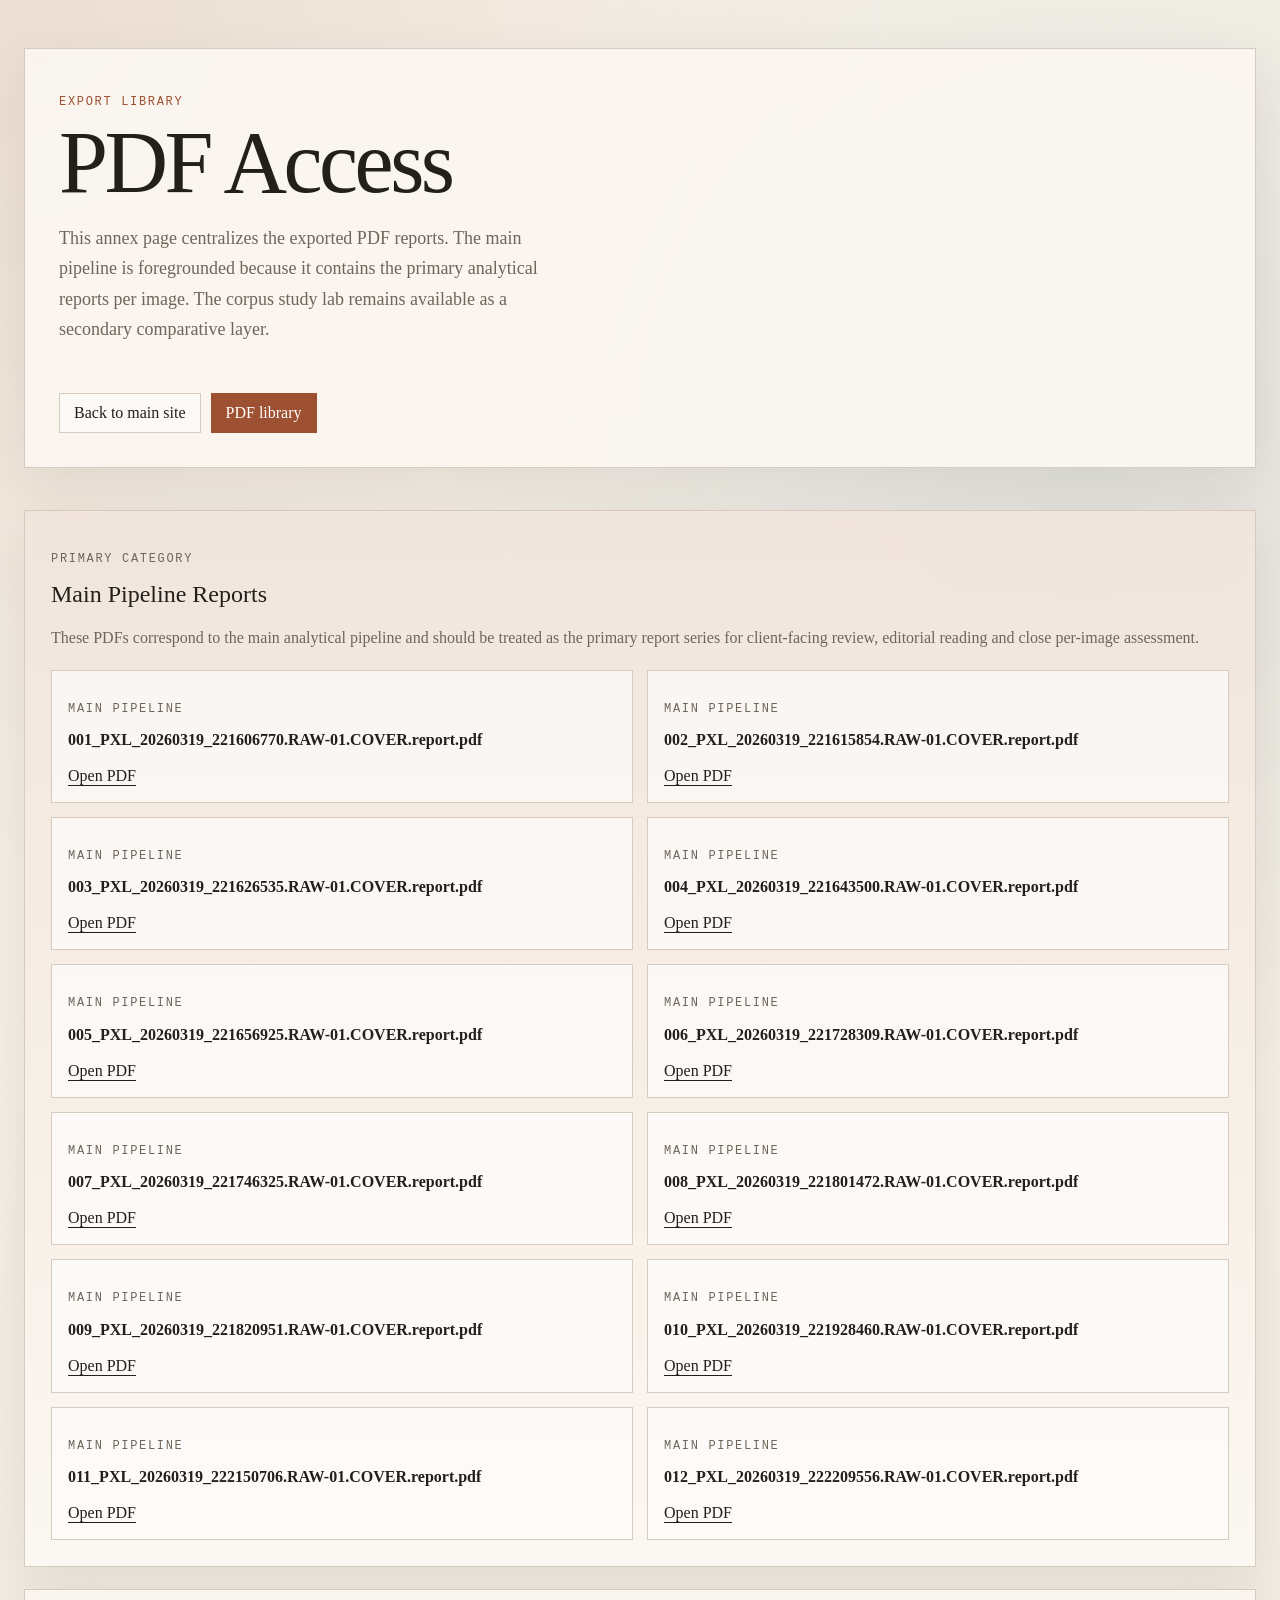
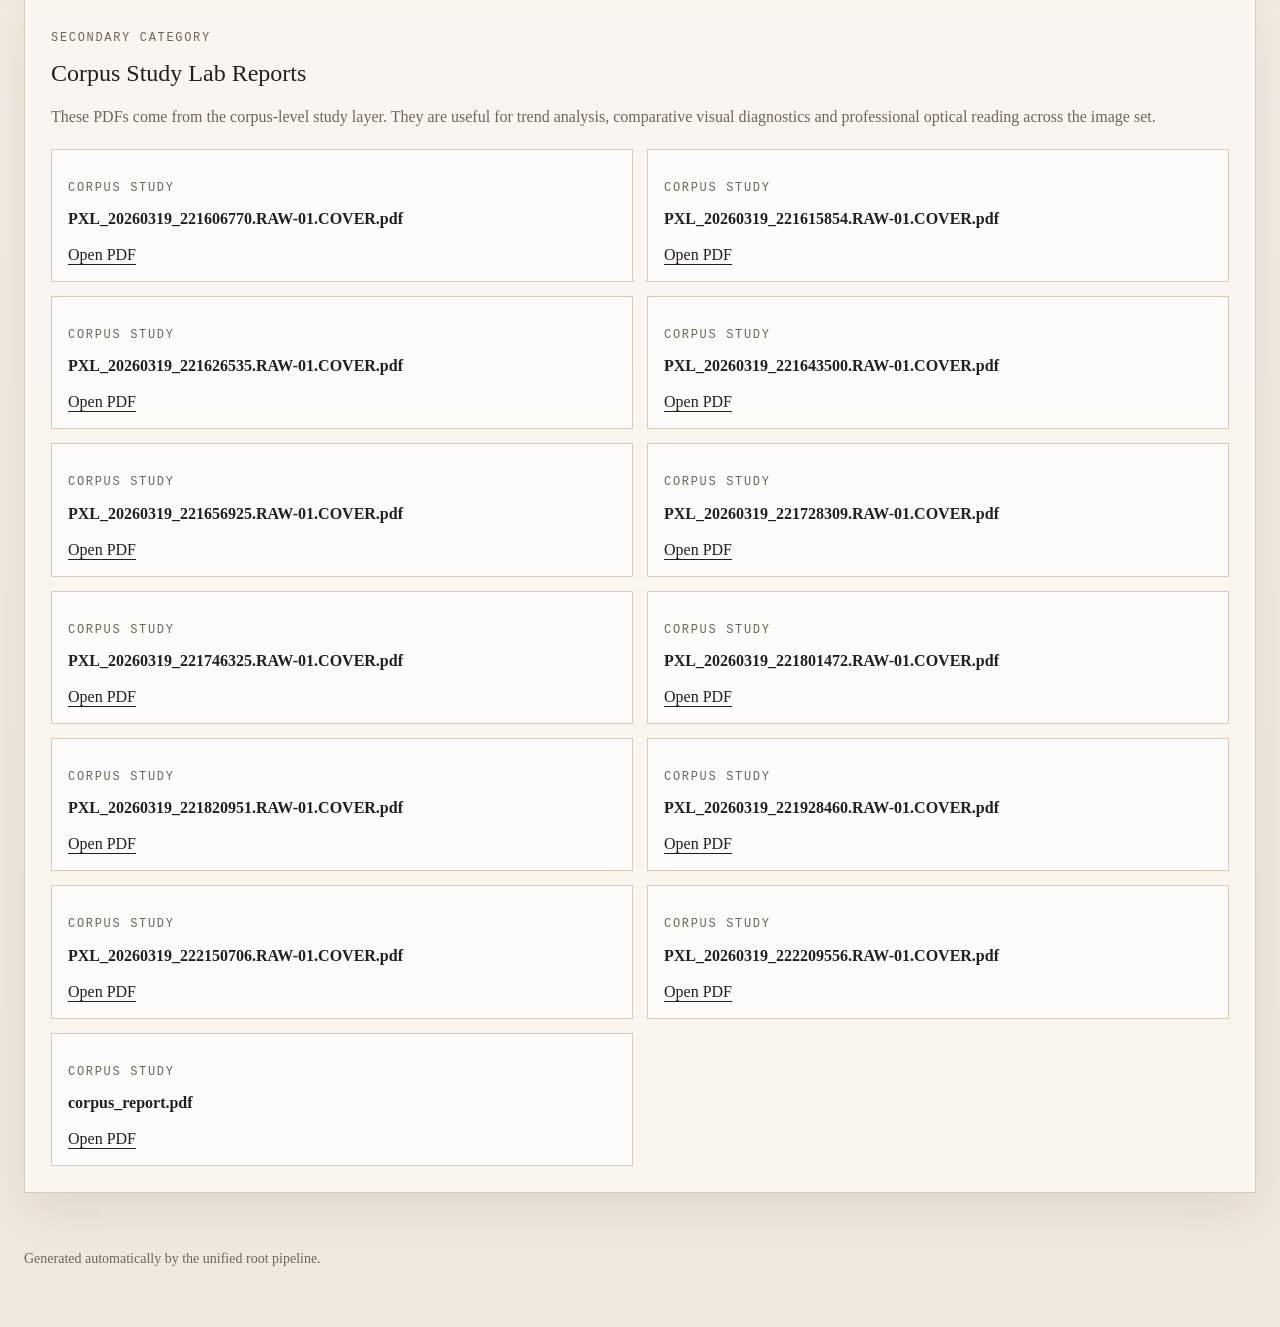
<file: public/library.html>
<!doctype html>
<html lang="en">
<head>
  <meta charset="utf-8">
  <meta name="viewport" content="width=device-width, initial-scale=1">
  <title>PDF Library</title>
  <link rel="stylesheet" href="assets/style.css">
</head>
<body>
  <header class="library-hero">
    <div class="shell">
      <section class="hero-panel">
        <div>
          <p class="kicker">Export library</p>
          <h1>PDF Access</h1>
          <p class="lede">This annex page centralizes the exported PDF reports. The main pipeline is foregrounded because it contains the primary analytical reports per image. The corpus study lab remains available as a secondary comparative layer.</p>
        </div>
        <nav class="nav-strip">
          <a href="index.html">Back to main site</a>
          <a class="nav-strong" href="library.html">PDF library</a>
        </nav>
      </section>
    </div>
  </header>
  <main class="section">
    <div class="shell library-grid">
      <section class="library-block primary">
        <p class="kicker">Primary category</p>
        <h2>Main Pipeline Reports</h2>
        <p>These PDFs correspond to the main analytical pipeline and should be treated as the primary report series for client-facing review, editorial reading and close per-image assessment.</p>
        <div class="pdf-grid">
            <article class="pdf-card">
              <p class="eyebrow">Main pipeline</p>
              <strong>001_PXL_20260319_221606770.RAW-01.COVER.report.pdf</strong>
              <a href="../../main_pipeline/001_PXL_20260319_221606770.RAW-01.COVER.report.pdf">Open PDF</a>
            </article>
            
            <article class="pdf-card">
              <p class="eyebrow">Main pipeline</p>
              <strong>002_PXL_20260319_221615854.RAW-01.COVER.report.pdf</strong>
              <a href="../../main_pipeline/002_PXL_20260319_221615854.RAW-01.COVER.report.pdf">Open PDF</a>
            </article>
            
            <article class="pdf-card">
              <p class="eyebrow">Main pipeline</p>
              <strong>003_PXL_20260319_221626535.RAW-01.COVER.report.pdf</strong>
              <a href="../../main_pipeline/003_PXL_20260319_221626535.RAW-01.COVER.report.pdf">Open PDF</a>
            </article>
            
            <article class="pdf-card">
              <p class="eyebrow">Main pipeline</p>
              <strong>004_PXL_20260319_221643500.RAW-01.COVER.report.pdf</strong>
              <a href="../../main_pipeline/004_PXL_20260319_221643500.RAW-01.COVER.report.pdf">Open PDF</a>
            </article>
            
            <article class="pdf-card">
              <p class="eyebrow">Main pipeline</p>
              <strong>005_PXL_20260319_221656925.RAW-01.COVER.report.pdf</strong>
              <a href="../../main_pipeline/005_PXL_20260319_221656925.RAW-01.COVER.report.pdf">Open PDF</a>
            </article>
            
            <article class="pdf-card">
              <p class="eyebrow">Main pipeline</p>
              <strong>006_PXL_20260319_221728309.RAW-01.COVER.report.pdf</strong>
              <a href="../../main_pipeline/006_PXL_20260319_221728309.RAW-01.COVER.report.pdf">Open PDF</a>
            </article>
            
            <article class="pdf-card">
              <p class="eyebrow">Main pipeline</p>
              <strong>007_PXL_20260319_221746325.RAW-01.COVER.report.pdf</strong>
              <a href="../../main_pipeline/007_PXL_20260319_221746325.RAW-01.COVER.report.pdf">Open PDF</a>
            </article>
            
            <article class="pdf-card">
              <p class="eyebrow">Main pipeline</p>
              <strong>008_PXL_20260319_221801472.RAW-01.COVER.report.pdf</strong>
              <a href="../../main_pipeline/008_PXL_20260319_221801472.RAW-01.COVER.report.pdf">Open PDF</a>
            </article>
            
            <article class="pdf-card">
              <p class="eyebrow">Main pipeline</p>
              <strong>009_PXL_20260319_221820951.RAW-01.COVER.report.pdf</strong>
              <a href="../../main_pipeline/009_PXL_20260319_221820951.RAW-01.COVER.report.pdf">Open PDF</a>
            </article>
            
            <article class="pdf-card">
              <p class="eyebrow">Main pipeline</p>
              <strong>010_PXL_20260319_221928460.RAW-01.COVER.report.pdf</strong>
              <a href="../../main_pipeline/010_PXL_20260319_221928460.RAW-01.COVER.report.pdf">Open PDF</a>
            </article>
            
            <article class="pdf-card">
              <p class="eyebrow">Main pipeline</p>
              <strong>011_PXL_20260319_222150706.RAW-01.COVER.report.pdf</strong>
              <a href="../../main_pipeline/011_PXL_20260319_222150706.RAW-01.COVER.report.pdf">Open PDF</a>
            </article>
            
            <article class="pdf-card">
              <p class="eyebrow">Main pipeline</p>
              <strong>012_PXL_20260319_222209556.RAW-01.COVER.report.pdf</strong>
              <a href="../../main_pipeline/012_PXL_20260319_222209556.RAW-01.COVER.report.pdf">Open PDF</a>
            </article>
            </div>
      </section>
      <section class="library-block">
        <p class="kicker">Secondary category</p>
        <h2>Corpus Study Lab Reports</h2>
        <p>These PDFs come from the corpus-level study layer. They are useful for trend analysis, comparative visual diagnostics and professional optical reading across the image set.</p>
        <div class="pdf-grid">
            <article class="pdf-card">
              <p class="eyebrow">Corpus study</p>
              <strong>PXL_20260319_221606770.RAW-01.COVER.pdf</strong>
              <a href="../PXL_20260319_221606770.RAW-01.COVER.pdf">Open PDF</a>
            </article>
            
            <article class="pdf-card">
              <p class="eyebrow">Corpus study</p>
              <strong>PXL_20260319_221615854.RAW-01.COVER.pdf</strong>
              <a href="../PXL_20260319_221615854.RAW-01.COVER.pdf">Open PDF</a>
            </article>
            
            <article class="pdf-card">
              <p class="eyebrow">Corpus study</p>
              <strong>PXL_20260319_221626535.RAW-01.COVER.pdf</strong>
              <a href="../PXL_20260319_221626535.RAW-01.COVER.pdf">Open PDF</a>
            </article>
            
            <article class="pdf-card">
              <p class="eyebrow">Corpus study</p>
              <strong>PXL_20260319_221643500.RAW-01.COVER.pdf</strong>
              <a href="../PXL_20260319_221643500.RAW-01.COVER.pdf">Open PDF</a>
            </article>
            
            <article class="pdf-card">
              <p class="eyebrow">Corpus study</p>
              <strong>PXL_20260319_221656925.RAW-01.COVER.pdf</strong>
              <a href="../PXL_20260319_221656925.RAW-01.COVER.pdf">Open PDF</a>
            </article>
            
            <article class="pdf-card">
              <p class="eyebrow">Corpus study</p>
              <strong>PXL_20260319_221728309.RAW-01.COVER.pdf</strong>
              <a href="../PXL_20260319_221728309.RAW-01.COVER.pdf">Open PDF</a>
            </article>
            
            <article class="pdf-card">
              <p class="eyebrow">Corpus study</p>
              <strong>PXL_20260319_221746325.RAW-01.COVER.pdf</strong>
              <a href="../PXL_20260319_221746325.RAW-01.COVER.pdf">Open PDF</a>
            </article>
            
            <article class="pdf-card">
              <p class="eyebrow">Corpus study</p>
              <strong>PXL_20260319_221801472.RAW-01.COVER.pdf</strong>
              <a href="../PXL_20260319_221801472.RAW-01.COVER.pdf">Open PDF</a>
            </article>
            
            <article class="pdf-card">
              <p class="eyebrow">Corpus study</p>
              <strong>PXL_20260319_221820951.RAW-01.COVER.pdf</strong>
              <a href="../PXL_20260319_221820951.RAW-01.COVER.pdf">Open PDF</a>
            </article>
            
            <article class="pdf-card">
              <p class="eyebrow">Corpus study</p>
              <strong>PXL_20260319_221928460.RAW-01.COVER.pdf</strong>
              <a href="../PXL_20260319_221928460.RAW-01.COVER.pdf">Open PDF</a>
            </article>
            
            <article class="pdf-card">
              <p class="eyebrow">Corpus study</p>
              <strong>PXL_20260319_222150706.RAW-01.COVER.pdf</strong>
              <a href="../PXL_20260319_222150706.RAW-01.COVER.pdf">Open PDF</a>
            </article>
            
            <article class="pdf-card">
              <p class="eyebrow">Corpus study</p>
              <strong>PXL_20260319_222209556.RAW-01.COVER.pdf</strong>
              <a href="../PXL_20260319_222209556.RAW-01.COVER.pdf">Open PDF</a>
            </article>
            
            <article class="pdf-card">
              <p class="eyebrow">Corpus study</p>
              <strong>corpus_report.pdf</strong>
              <a href="../corpus_report.pdf">Open PDF</a>
            </article>
            </div>
      </section>
    </div>
  </main>
  <footer class="footer">
    <div class="shell">
      Generated automatically by the unified root pipeline.
    </div>
  </footer>
</body>
</html>
</file>
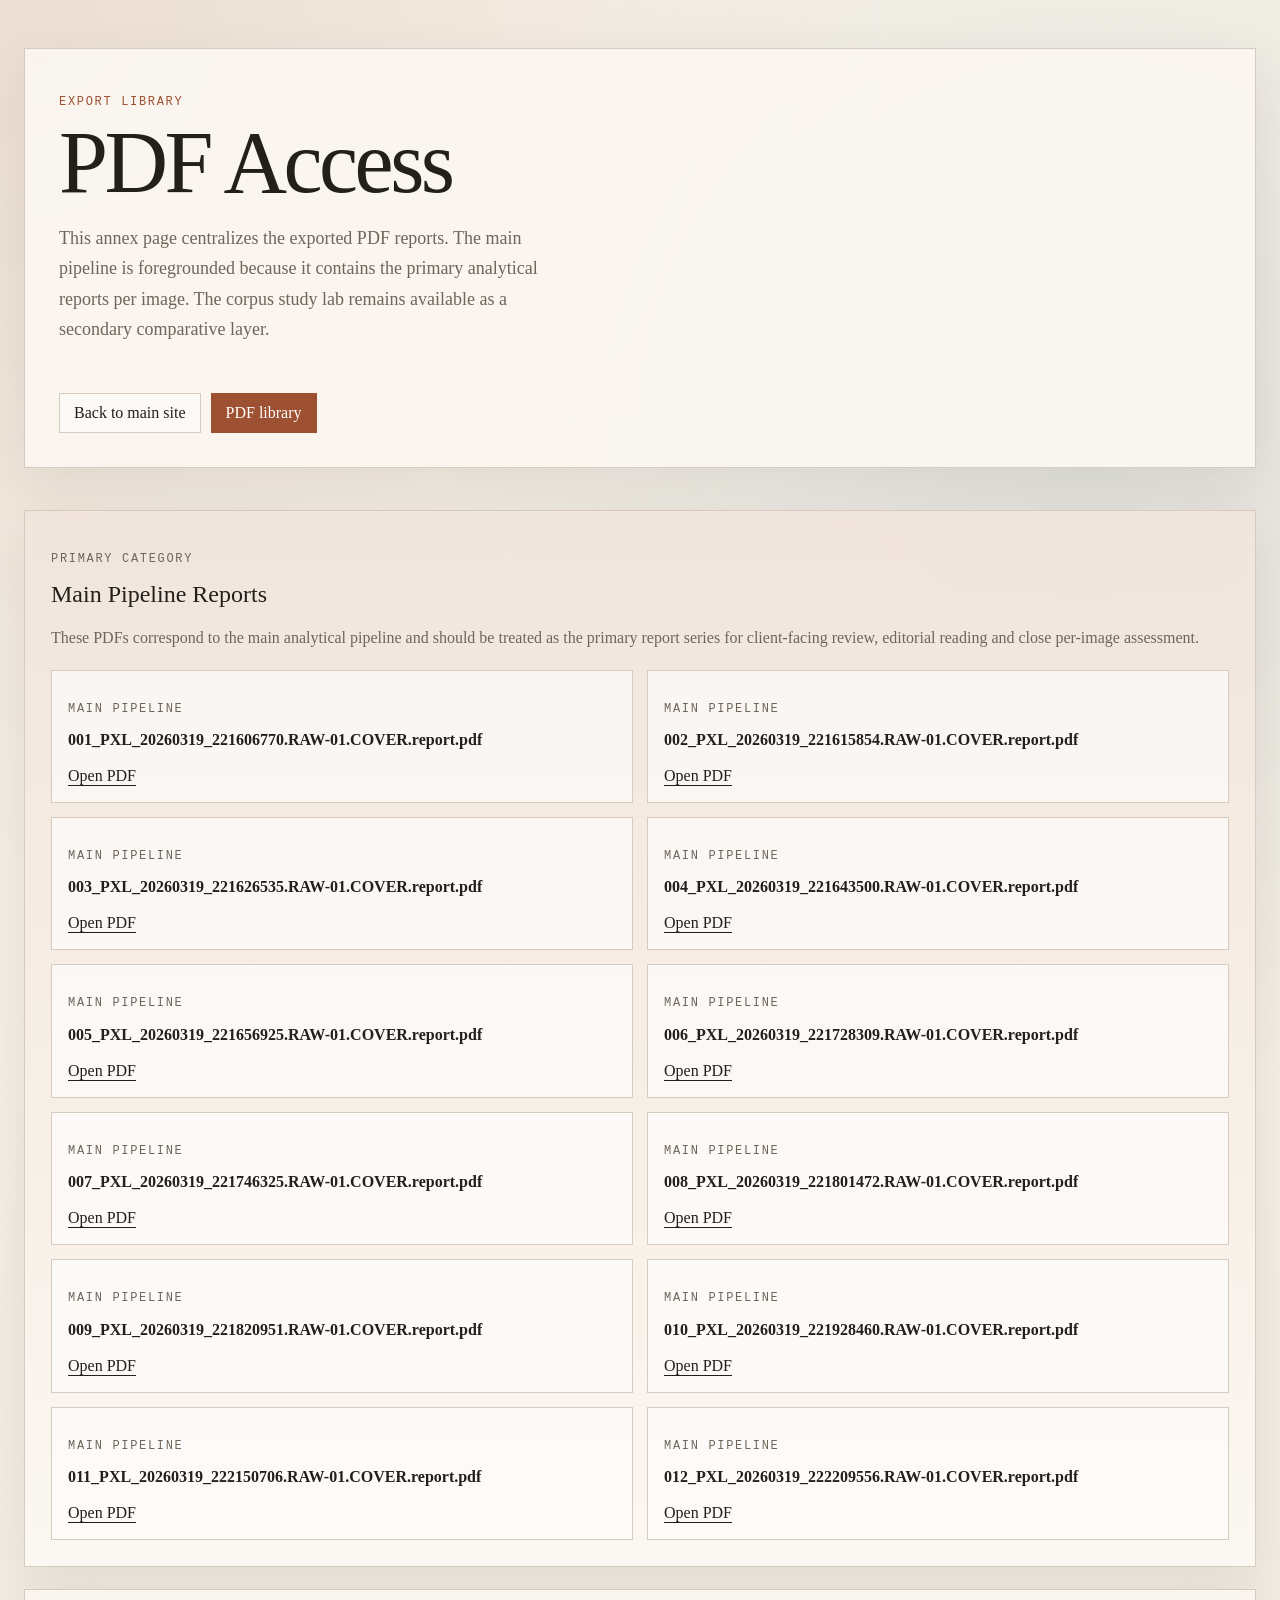
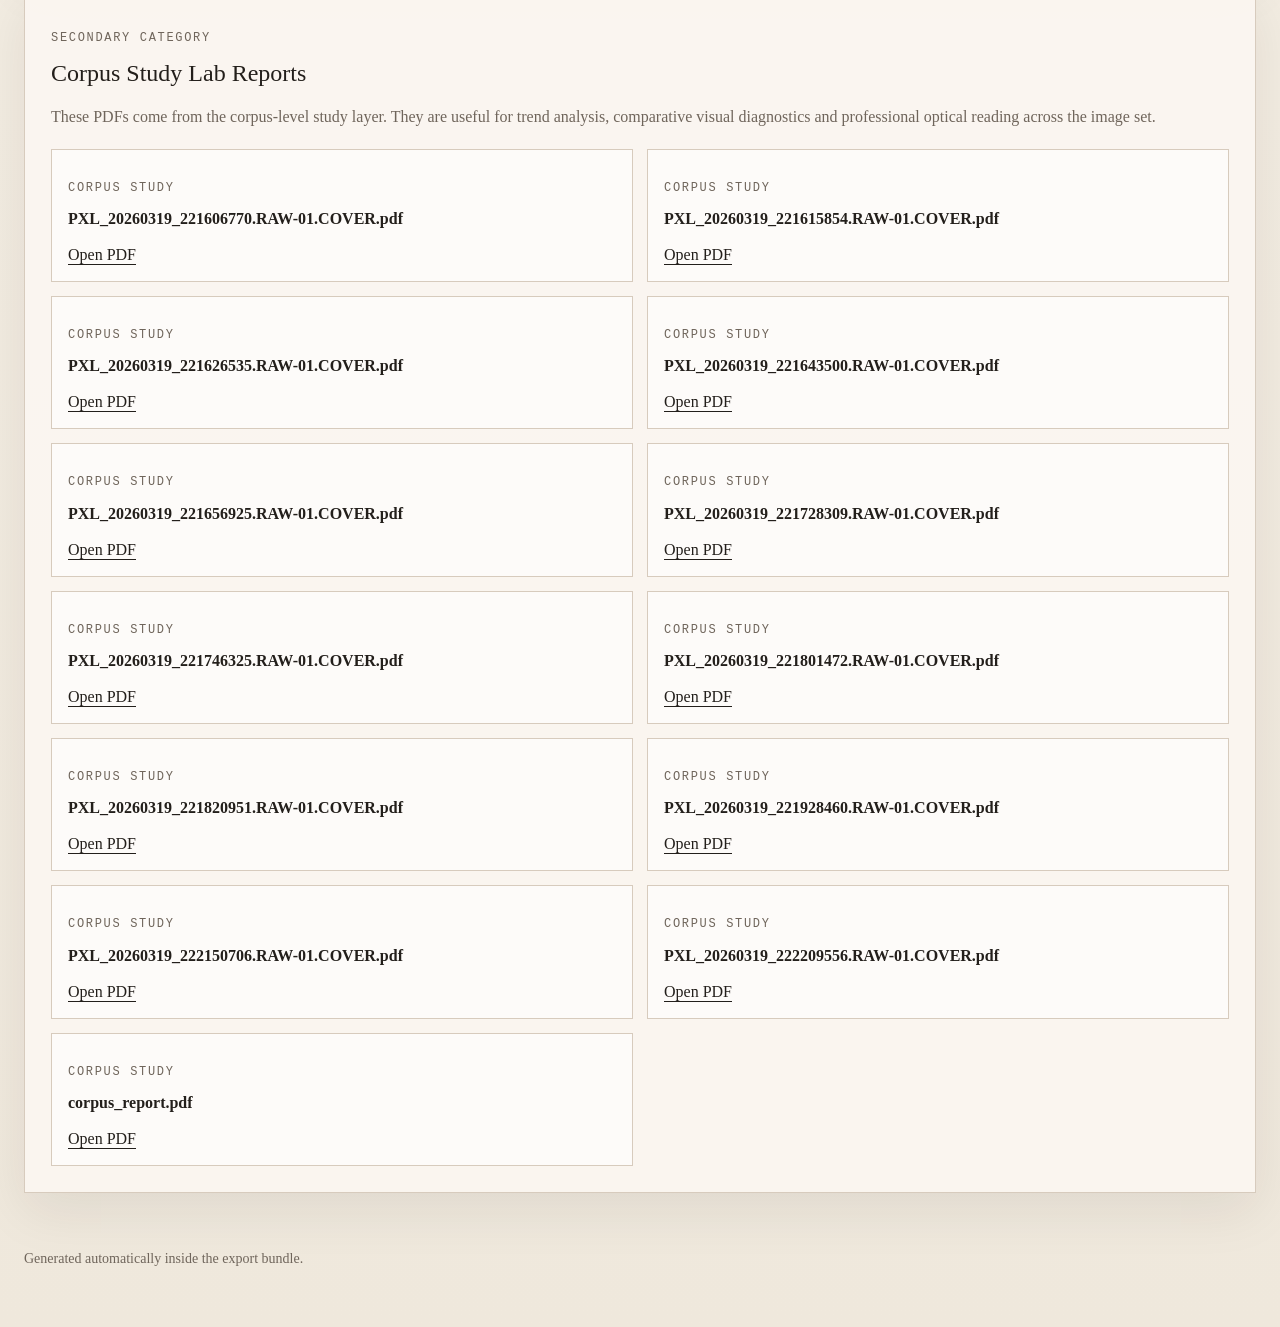
<file: export/site_photo_analyze/library.html>
<!doctype html>
<html lang="en">
<head>
  <meta charset="utf-8">
  <meta name="viewport" content="width=device-width, initial-scale=1">
  <title>PDF Library</title>
  <link rel="stylesheet" href="assets/style.css">
</head>
<body>
  <header class="library-hero">
    <div class="shell">
      <section class="hero-panel">
        <div>
          <p class="kicker">Export library</p>
          <h1>PDF Access</h1>
          <p class="lede">This annex page centralizes the exported PDF reports. The main pipeline is foregrounded because it contains the primary analytical reports per image. The corpus study lab remains available as a secondary comparative layer.</p>
        </div>
        <nav class="nav-strip">
          <a href="index.html">Back to main site</a>
          <a class="nav-strong" href="library.html">PDF library</a>
        </nav>
      </section>
    </div>
  </header>
  <main class="section">
    <div class="shell library-grid">
      <section class="library-block primary">
        <p class="kicker">Primary category</p>
        <h2>Main Pipeline Reports</h2>
        <p>These PDFs correspond to the main analytical pipeline and should be treated as the primary report series for client-facing review, editorial reading and close per-image assessment.</p>
        <div class="pdf-grid">
            <article class="pdf-card">
              <p class="eyebrow">Main pipeline</p>
              <strong>001_PXL_20260319_221606770.RAW-01.COVER.report.pdf</strong>
              <a href="pdf/001_PXL_20260319_221606770.RAW-01.COVER.report.pdf">Open PDF</a>
            </article>
            
            <article class="pdf-card">
              <p class="eyebrow">Main pipeline</p>
              <strong>002_PXL_20260319_221615854.RAW-01.COVER.report.pdf</strong>
              <a href="pdf/002_PXL_20260319_221615854.RAW-01.COVER.report.pdf">Open PDF</a>
            </article>
            
            <article class="pdf-card">
              <p class="eyebrow">Main pipeline</p>
              <strong>003_PXL_20260319_221626535.RAW-01.COVER.report.pdf</strong>
              <a href="pdf/003_PXL_20260319_221626535.RAW-01.COVER.report.pdf">Open PDF</a>
            </article>
            
            <article class="pdf-card">
              <p class="eyebrow">Main pipeline</p>
              <strong>004_PXL_20260319_221643500.RAW-01.COVER.report.pdf</strong>
              <a href="pdf/004_PXL_20260319_221643500.RAW-01.COVER.report.pdf">Open PDF</a>
            </article>
            
            <article class="pdf-card">
              <p class="eyebrow">Main pipeline</p>
              <strong>005_PXL_20260319_221656925.RAW-01.COVER.report.pdf</strong>
              <a href="pdf/005_PXL_20260319_221656925.RAW-01.COVER.report.pdf">Open PDF</a>
            </article>
            
            <article class="pdf-card">
              <p class="eyebrow">Main pipeline</p>
              <strong>006_PXL_20260319_221728309.RAW-01.COVER.report.pdf</strong>
              <a href="pdf/006_PXL_20260319_221728309.RAW-01.COVER.report.pdf">Open PDF</a>
            </article>
            
            <article class="pdf-card">
              <p class="eyebrow">Main pipeline</p>
              <strong>007_PXL_20260319_221746325.RAW-01.COVER.report.pdf</strong>
              <a href="pdf/007_PXL_20260319_221746325.RAW-01.COVER.report.pdf">Open PDF</a>
            </article>
            
            <article class="pdf-card">
              <p class="eyebrow">Main pipeline</p>
              <strong>008_PXL_20260319_221801472.RAW-01.COVER.report.pdf</strong>
              <a href="pdf/008_PXL_20260319_221801472.RAW-01.COVER.report.pdf">Open PDF</a>
            </article>
            
            <article class="pdf-card">
              <p class="eyebrow">Main pipeline</p>
              <strong>009_PXL_20260319_221820951.RAW-01.COVER.report.pdf</strong>
              <a href="pdf/009_PXL_20260319_221820951.RAW-01.COVER.report.pdf">Open PDF</a>
            </article>
            
            <article class="pdf-card">
              <p class="eyebrow">Main pipeline</p>
              <strong>010_PXL_20260319_221928460.RAW-01.COVER.report.pdf</strong>
              <a href="pdf/010_PXL_20260319_221928460.RAW-01.COVER.report.pdf">Open PDF</a>
            </article>
            
            <article class="pdf-card">
              <p class="eyebrow">Main pipeline</p>
              <strong>011_PXL_20260319_222150706.RAW-01.COVER.report.pdf</strong>
              <a href="pdf/011_PXL_20260319_222150706.RAW-01.COVER.report.pdf">Open PDF</a>
            </article>
            
            <article class="pdf-card">
              <p class="eyebrow">Main pipeline</p>
              <strong>012_PXL_20260319_222209556.RAW-01.COVER.report.pdf</strong>
              <a href="pdf/012_PXL_20260319_222209556.RAW-01.COVER.report.pdf">Open PDF</a>
            </article>
            </div>
      </section>
      <section class="library-block">
        <p class="kicker">Secondary category</p>
        <h2>Corpus Study Lab Reports</h2>
        <p>These PDFs come from the corpus-level study layer. They are useful for trend analysis, comparative visual diagnostics and professional optical reading across the image set.</p>
        <div class="pdf-grid">
            <article class="pdf-card">
              <p class="eyebrow">Corpus study</p>
              <strong>PXL_20260319_221606770.RAW-01.COVER.pdf</strong>
              <a href="pdf/PXL_20260319_221606770.RAW-01.COVER.pdf">Open PDF</a>
            </article>
            
            <article class="pdf-card">
              <p class="eyebrow">Corpus study</p>
              <strong>PXL_20260319_221615854.RAW-01.COVER.pdf</strong>
              <a href="pdf/PXL_20260319_221615854.RAW-01.COVER.pdf">Open PDF</a>
            </article>
            
            <article class="pdf-card">
              <p class="eyebrow">Corpus study</p>
              <strong>PXL_20260319_221626535.RAW-01.COVER.pdf</strong>
              <a href="pdf/PXL_20260319_221626535.RAW-01.COVER.pdf">Open PDF</a>
            </article>
            
            <article class="pdf-card">
              <p class="eyebrow">Corpus study</p>
              <strong>PXL_20260319_221643500.RAW-01.COVER.pdf</strong>
              <a href="pdf/PXL_20260319_221643500.RAW-01.COVER.pdf">Open PDF</a>
            </article>
            
            <article class="pdf-card">
              <p class="eyebrow">Corpus study</p>
              <strong>PXL_20260319_221656925.RAW-01.COVER.pdf</strong>
              <a href="pdf/PXL_20260319_221656925.RAW-01.COVER.pdf">Open PDF</a>
            </article>
            
            <article class="pdf-card">
              <p class="eyebrow">Corpus study</p>
              <strong>PXL_20260319_221728309.RAW-01.COVER.pdf</strong>
              <a href="pdf/PXL_20260319_221728309.RAW-01.COVER.pdf">Open PDF</a>
            </article>
            
            <article class="pdf-card">
              <p class="eyebrow">Corpus study</p>
              <strong>PXL_20260319_221746325.RAW-01.COVER.pdf</strong>
              <a href="pdf/PXL_20260319_221746325.RAW-01.COVER.pdf">Open PDF</a>
            </article>
            
            <article class="pdf-card">
              <p class="eyebrow">Corpus study</p>
              <strong>PXL_20260319_221801472.RAW-01.COVER.pdf</strong>
              <a href="pdf/PXL_20260319_221801472.RAW-01.COVER.pdf">Open PDF</a>
            </article>
            
            <article class="pdf-card">
              <p class="eyebrow">Corpus study</p>
              <strong>PXL_20260319_221820951.RAW-01.COVER.pdf</strong>
              <a href="pdf/PXL_20260319_221820951.RAW-01.COVER.pdf">Open PDF</a>
            </article>
            
            <article class="pdf-card">
              <p class="eyebrow">Corpus study</p>
              <strong>PXL_20260319_221928460.RAW-01.COVER.pdf</strong>
              <a href="pdf/PXL_20260319_221928460.RAW-01.COVER.pdf">Open PDF</a>
            </article>
            
            <article class="pdf-card">
              <p class="eyebrow">Corpus study</p>
              <strong>PXL_20260319_222150706.RAW-01.COVER.pdf</strong>
              <a href="pdf/PXL_20260319_222150706.RAW-01.COVER.pdf">Open PDF</a>
            </article>
            
            <article class="pdf-card">
              <p class="eyebrow">Corpus study</p>
              <strong>PXL_20260319_222209556.RAW-01.COVER.pdf</strong>
              <a href="pdf/PXL_20260319_222209556.RAW-01.COVER.pdf">Open PDF</a>
            </article>
            
            <article class="pdf-card">
              <p class="eyebrow">Corpus study</p>
              <strong>corpus_report.pdf</strong>
              <a href="pdf/corpus_report.pdf">Open PDF</a>
            </article>
            </div>
      </section>
    </div>
  </main>
  <footer class="footer">
    <div class="shell">
      Generated automatically inside the export bundle.
    </div>
  </footer>
</body>
</html>
</file>
<file: public/assets/style.css>
:root {
  --bg: #f3ede3;
  --panel: #fbf7f1;
  --ink: #231f1b;
  --muted: #6f655b;
  --line: #d7cbbd;
  --accent: #9e5132;
  --accent-2: #36586b;
  --shadow: 0 18px 50px rgba(35, 31, 27, 0.08);
}
* { box-sizing: border-box; }
html { scroll-behavior: smooth; }
body {
  margin: 0;
  font-family: Georgia, "Times New Roman", serif;
  color: var(--ink);
  background:
    radial-gradient(circle at top left, rgba(158,81,50,0.12), transparent 28%),
    radial-gradient(circle at 85% 15%, rgba(54,88,107,0.10), transparent 24%),
    linear-gradient(180deg, #f6f1e8 0%, #efe8dc 100%);
}
a { color: inherit; }
.shell {
  width: min(1280px, calc(100vw - 48px));
  margin: 0 auto;
}
.hero {
  padding: 48px 0 32px;
}
.hero-grid {
  display: grid;
  grid-template-columns: 1.4fr 0.9fr;
  gap: 24px;
}
.hero-panel, .hero-aside, .section-panel, .image-card {
  background: rgba(251, 247, 241, 0.92);
  border: 1px solid var(--line);
  box-shadow: var(--shadow);
}
.hero-panel {
  padding: 34px;
  min-height: 420px;
  display: flex;
  flex-direction: column;
  justify-content: space-between;
}
.hero-aside {
  padding: 22px;
  display: grid;
  gap: 18px;
  align-content: start;
}
.kicker, .eyebrow {
  font-family: "Courier New", monospace;
  font-size: 12px;
  letter-spacing: 0.14em;
  text-transform: uppercase;
  color: var(--accent);
}
h1, h2, h3, h4 {
  font-weight: 500;
  margin: 0;
}
h1 {
  font-size: clamp(40px, 7vw, 88px);
  line-height: 0.95;
  letter-spacing: -0.04em;
  max-width: 11ch;
}
.lede {
  font-size: 18px;
  line-height: 1.7;
  color: var(--muted);
  max-width: 56ch;
}
.stat-grid {
  display: grid;
  grid-template-columns: repeat(2, minmax(0, 1fr));
  gap: 12px;
}
.stat-card {
  padding: 16px;
  border: 1px solid var(--line);
  background: rgba(255,255,255,0.55);
}
.stat-card strong {
  display: block;
  font-size: 28px;
  margin-top: 8px;
}
.nav-strip {
  display: flex;
  flex-wrap: wrap;
  gap: 10px;
  margin-top: 18px;
}
.nav-strip a {
  text-decoration: none;
  border: 1px solid var(--line);
  padding: 10px 14px;
  background: rgba(255,255,255,0.55);
}
.section {
  padding: 20px 0 28px;
}
.section-panel {
  padding: 26px;
}
.section-head {
  display: flex;
  justify-content: space-between;
  gap: 20px;
  align-items: end;
  margin-bottom: 20px;
}
.section-head p {
  margin: 0;
  color: var(--muted);
  max-width: 58ch;
  line-height: 1.6;
}
.family-grid, .figure-grid {
  display: grid;
  grid-template-columns: repeat(3, minmax(0, 1fr));
  gap: 16px;
}
.family-card, .figure-card {
  border: 1px solid var(--line);
  background: rgba(255,255,255,0.55);
  padding: 18px;
}
.family-card strong {
  font-size: 24px;
  display: block;
  margin-top: 8px;
}
.figure-frame {
  background: #fff;
  border: 1px solid var(--line);
  aspect-ratio: 16 / 10;
  display: grid;
  place-items: center;
  overflow: hidden;
}
.figure-frame img {
  width: 100%;
  height: 100%;
  object-fit: contain;
}
.trend-grid {
  display: grid;
  grid-template-columns: 1fr 1fr;
  gap: 16px;
}
.trend-block {
  border: 1px solid var(--line);
  background: rgba(255,255,255,0.55);
  padding: 18px;
}
.trend-block ul, .text-columns ul, .objects-block ul {
  margin: 12px 0 0;
  padding-left: 18px;
  line-height: 1.6;
}
.gallery {
  display: grid;
  gap: 22px;
}
.image-card {
  display: grid;
  grid-template-columns: 420px 1fr;
  overflow: hidden;
}
.image-visual {
  background: #dfd4c4;
  min-height: 420px;
}
.image-visual img {
  width: 100%;
  height: 100%;
  object-fit: cover;
}
.image-copy {
  padding: 24px;
}
.scene-summary, .curatorial {
  line-height: 1.7;
  color: var(--muted);
}
.metrics-grid {
  display: grid;
  grid-template-columns: repeat(4, minmax(0, 1fr));
  gap: 10px;
  margin: 18px 0;
}
.metric-chip {
  padding: 12px;
  border: 1px solid var(--line);
  background: rgba(255,255,255,0.62);
}
.metric-chip span {
  display: block;
  font-size: 11px;
  text-transform: uppercase;
  letter-spacing: 0.12em;
  color: var(--muted);
}
.metric-chip strong {
  display: block;
  margin-top: 6px;
  font-size: 17px;
}
.text-columns {
  display: grid;
  grid-template-columns: 1fr 1fr;
  gap: 20px;
}
.objects-block {
  margin-top: 8px;
}
.footer {
  padding: 30px 0 60px;
  color: var(--muted);
  font-size: 14px;
}
@media (max-width: 1100px) {
  .hero-grid, .image-card, .trend-grid, .text-columns, .family-grid, .figure-grid, .metrics-grid {
    grid-template-columns: 1fr 1fr;
  }
  .image-card { grid-template-columns: 1fr; }
  .image-visual { min-height: 360px; }
}
@media (max-width: 760px) {
  .shell { width: min(100vw - 24px, 1000px); }
  .hero-grid, .trend-grid, .text-columns, .family-grid, .figure-grid, .metrics-grid { grid-template-columns: 1fr; }
  .hero-panel, .hero-aside, .section-panel, .image-copy { padding: 18px; }
  h1 { font-size: 48px; }
}


.nav-strip .nav-strong {
  background: var(--accent);
  color: #fff;
  border-color: var(--accent);
}
.library-hero {
  padding: 48px 0 22px;
}
.library-grid {
  display: grid;
  gap: 22px;
}
.library-block {
  background: rgba(251, 247, 241, 0.92);
  border: 1px solid var(--line);
  box-shadow: var(--shadow);
  padding: 26px;
}
.library-block.primary {
  background:
    linear-gradient(180deg, rgba(158,81,50,0.10), rgba(251,247,241,0.94)),
    rgba(251,247,241,0.94);
}
.library-block h2 {
  margin-bottom: 10px;
}
.library-block p {
  color: var(--muted);
  line-height: 1.7;
}
.pdf-grid {
  display: grid;
  grid-template-columns: repeat(2, minmax(0, 1fr));
  gap: 14px;
  margin-top: 18px;
}
.pdf-card {
  border: 1px solid var(--line);
  background: rgba(255,255,255,0.62);
  padding: 16px;
}
.pdf-card strong {
  display: block;
  margin-bottom: 8px;
  font-size: 16px;
}
.pdf-card a {
  display: inline-block;
  margin-top: 10px;
  text-decoration: none;
  border-bottom: 1px solid currentColor;
}
@media (max-width: 760px) {
  .pdf-grid { grid-template-columns: 1fr; }
}
</file>
<file: export/site_photo_analyze/assets/style.css>
:root {
  --bg: #f3ede3;
  --panel: #fbf7f1;
  --ink: #231f1b;
  --muted: #6f655b;
  --line: #d7cbbd;
  --accent: #9e5132;
  --accent-2: #36586b;
  --shadow: 0 18px 50px rgba(35, 31, 27, 0.08);
}
* { box-sizing: border-box; }
html { scroll-behavior: smooth; }
body {
  margin: 0;
  font-family: Georgia, "Times New Roman", serif;
  color: var(--ink);
  background:
    radial-gradient(circle at top left, rgba(158,81,50,0.12), transparent 28%),
    radial-gradient(circle at 85% 15%, rgba(54,88,107,0.10), transparent 24%),
    linear-gradient(180deg, #f6f1e8 0%, #efe8dc 100%);
}
a { color: inherit; }
.shell {
  width: min(1280px, calc(100vw - 48px));
  margin: 0 auto;
}
.hero {
  padding: 48px 0 32px;
}
.hero-grid {
  display: grid;
  grid-template-columns: 1.4fr 0.9fr;
  gap: 24px;
}
.hero-panel, .hero-aside, .section-panel, .image-card {
  background: rgba(251, 247, 241, 0.92);
  border: 1px solid var(--line);
  box-shadow: var(--shadow);
}
.hero-panel {
  padding: 34px;
  min-height: 420px;
  display: flex;
  flex-direction: column;
  justify-content: space-between;
}
.hero-aside {
  padding: 22px;
  display: grid;
  gap: 18px;
  align-content: start;
}
.kicker, .eyebrow {
  font-family: "Courier New", monospace;
  font-size: 12px;
  letter-spacing: 0.14em;
  text-transform: uppercase;
  color: var(--accent);
}
h1, h2, h3, h4 {
  font-weight: 500;
  margin: 0;
}
h1 {
  font-size: clamp(40px, 7vw, 88px);
  line-height: 0.95;
  letter-spacing: -0.04em;
  max-width: 11ch;
}
.lede {
  font-size: 18px;
  line-height: 1.7;
  color: var(--muted);
  max-width: 56ch;
}
.stat-grid {
  display: grid;
  grid-template-columns: repeat(2, minmax(0, 1fr));
  gap: 12px;
}
.stat-card {
  padding: 16px;
  border: 1px solid var(--line);
  background: rgba(255,255,255,0.55);
}
.stat-card strong {
  display: block;
  font-size: 28px;
  margin-top: 8px;
}
.nav-strip {
  display: flex;
  flex-wrap: wrap;
  gap: 10px;
  margin-top: 18px;
}
.nav-strip a {
  text-decoration: none;
  border: 1px solid var(--line);
  padding: 10px 14px;
  background: rgba(255,255,255,0.55);
}
.section {
  padding: 20px 0 28px;
}
.section-panel {
  padding: 26px;
}
.section-head {
  display: flex;
  justify-content: space-between;
  gap: 20px;
  align-items: end;
  margin-bottom: 20px;
}
.section-head p {
  margin: 0;
  color: var(--muted);
  max-width: 58ch;
  line-height: 1.6;
}
.family-grid, .figure-grid {
  display: grid;
  grid-template-columns: repeat(3, minmax(0, 1fr));
  gap: 16px;
}
.family-card, .figure-card {
  border: 1px solid var(--line);
  background: rgba(255,255,255,0.55);
  padding: 18px;
}
.family-card strong {
  font-size: 24px;
  display: block;
  margin-top: 8px;
}
.figure-frame {
  background: #fff;
  border: 1px solid var(--line);
  aspect-ratio: 16 / 10;
  display: grid;
  place-items: center;
  overflow: hidden;
}
.figure-frame img {
  width: 100%;
  height: 100%;
  object-fit: contain;
}
.trend-grid {
  display: grid;
  grid-template-columns: 1fr 1fr;
  gap: 16px;
}
.trend-block {
  border: 1px solid var(--line);
  background: rgba(255,255,255,0.55);
  padding: 18px;
}
.trend-block ul, .text-columns ul, .objects-block ul {
  margin: 12px 0 0;
  padding-left: 18px;
  line-height: 1.6;
}
.gallery {
  display: grid;
  gap: 22px;
}
.image-card {
  display: grid;
  grid-template-columns: 420px 1fr;
  overflow: hidden;
}
.image-visual {
  background: #dfd4c4;
  min-height: 420px;
}
.image-visual img {
  width: 100%;
  height: 100%;
  object-fit: cover;
}
.image-copy {
  padding: 24px;
}
.scene-summary, .curatorial {
  line-height: 1.7;
  color: var(--muted);
}
.metrics-grid {
  display: grid;
  grid-template-columns: repeat(4, minmax(0, 1fr));
  gap: 10px;
  margin: 18px 0;
}
.metric-chip {
  padding: 12px;
  border: 1px solid var(--line);
  background: rgba(255,255,255,0.62);
}
.metric-chip span {
  display: block;
  font-size: 11px;
  text-transform: uppercase;
  letter-spacing: 0.12em;
  color: var(--muted);
}
.metric-chip strong {
  display: block;
  margin-top: 6px;
  font-size: 17px;
}
.text-columns {
  display: grid;
  grid-template-columns: 1fr 1fr;
  gap: 20px;
}
.objects-block {
  margin-top: 8px;
}
.footer {
  padding: 30px 0 60px;
  color: var(--muted);
  font-size: 14px;
}
@media (max-width: 1100px) {
  .hero-grid, .image-card, .trend-grid, .text-columns, .family-grid, .figure-grid, .metrics-grid {
    grid-template-columns: 1fr 1fr;
  }
  .image-card { grid-template-columns: 1fr; }
  .image-visual { min-height: 360px; }
}
@media (max-width: 760px) {
  .shell { width: min(100vw - 24px, 1000px); }
  .hero-grid, .trend-grid, .text-columns, .family-grid, .figure-grid, .metrics-grid { grid-template-columns: 1fr; }
  .hero-panel, .hero-aside, .section-panel, .image-copy { padding: 18px; }
  h1 { font-size: 48px; }
}


.nav-strip .nav-strong {
  background: var(--accent);
  color: #fff;
  border-color: var(--accent);
}
.library-hero {
  padding: 48px 0 22px;
}
.library-grid {
  display: grid;
  gap: 22px;
}
.library-block {
  background: rgba(251, 247, 241, 0.92);
  border: 1px solid var(--line);
  box-shadow: var(--shadow);
  padding: 26px;
}
.library-block.primary {
  background:
    linear-gradient(180deg, rgba(158,81,50,0.10), rgba(251,247,241,0.94)),
    rgba(251,247,241,0.94);
}
.library-block h2 {
  margin-bottom: 10px;
}
.library-block p {
  color: var(--muted);
  line-height: 1.7;
}
.pdf-grid {
  display: grid;
  grid-template-columns: repeat(2, minmax(0, 1fr));
  gap: 14px;
  margin-top: 18px;
}
.pdf-card {
  border: 1px solid var(--line);
  background: rgba(255,255,255,0.62);
  padding: 16px;
}
.pdf-card strong {
  display: block;
  margin-bottom: 8px;
  font-size: 16px;
}
.pdf-card a {
  display: inline-block;
  margin-top: 10px;
  text-decoration: none;
  border-bottom: 1px solid currentColor;
}
@media (max-width: 760px) {
  .pdf-grid { grid-template-columns: 1fr; }
}
</file>
<file: artifacts/photo_corpus_study/site/assets/style.css>
:root {
  --bg: #f3ede3;
  --panel: #fbf7f1;
  --ink: #231f1b;
  --muted: #6f655b;
  --line: #d7cbbd;
  --accent: #9e5132;
  --accent-2: #36586b;
  --shadow: 0 18px 50px rgba(35, 31, 27, 0.08);
}
* { box-sizing: border-box; }
html { scroll-behavior: smooth; }
body {
  margin: 0;
  font-family: Georgia, "Times New Roman", serif;
  color: var(--ink);
  background:
    radial-gradient(circle at top left, rgba(158,81,50,0.12), transparent 28%),
    radial-gradient(circle at 85% 15%, rgba(54,88,107,0.10), transparent 24%),
    linear-gradient(180deg, #f6f1e8 0%, #efe8dc 100%);
}
a { color: inherit; }
.shell {
  width: min(1280px, calc(100vw - 48px));
  margin: 0 auto;
}
.hero {
  padding: 48px 0 32px;
}
.hero-grid {
  display: grid;
  grid-template-columns: 1.4fr 0.9fr;
  gap: 24px;
}
.hero-panel, .hero-aside, .section-panel, .image-card {
  background: rgba(251, 247, 241, 0.92);
  border: 1px solid var(--line);
  box-shadow: var(--shadow);
}
.hero-panel {
  padding: 34px;
  min-height: 420px;
  display: flex;
  flex-direction: column;
  justify-content: space-between;
}
.hero-aside {
  padding: 22px;
  display: grid;
  gap: 18px;
  align-content: start;
}
.kicker, .eyebrow {
  font-family: "Courier New", monospace;
  font-size: 12px;
  letter-spacing: 0.14em;
  text-transform: uppercase;
  color: var(--accent);
}
h1, h2, h3, h4 {
  font-weight: 500;
  margin: 0;
}
h1 {
  font-size: clamp(40px, 7vw, 88px);
  line-height: 0.95;
  letter-spacing: -0.04em;
  max-width: 11ch;
}
.lede {
  font-size: 18px;
  line-height: 1.7;
  color: var(--muted);
  max-width: 56ch;
}
.stat-grid {
  display: grid;
  grid-template-columns: repeat(2, minmax(0, 1fr));
  gap: 12px;
}
.stat-card {
  padding: 16px;
  border: 1px solid var(--line);
  background: rgba(255,255,255,0.55);
}
.stat-card strong {
  display: block;
  font-size: 28px;
  margin-top: 8px;
}
.nav-strip {
  display: flex;
  flex-wrap: wrap;
  gap: 10px;
  margin-top: 18px;
}
.nav-strip a {
  text-decoration: none;
  border: 1px solid var(--line);
  padding: 10px 14px;
  background: rgba(255,255,255,0.55);
}
.section {
  padding: 20px 0 28px;
}
.section-panel {
  padding: 26px;
}
.section-head {
  display: flex;
  justify-content: space-between;
  gap: 20px;
  align-items: end;
  margin-bottom: 20px;
}
.section-head p {
  margin: 0;
  color: var(--muted);
  max-width: 58ch;
  line-height: 1.6;
}
.family-grid, .figure-grid {
  display: grid;
  grid-template-columns: repeat(3, minmax(0, 1fr));
  gap: 16px;
}
.family-card, .figure-card {
  border: 1px solid var(--line);
  background: rgba(255,255,255,0.55);
  padding: 18px;
}
.family-card strong {
  font-size: 24px;
  display: block;
  margin-top: 8px;
}
.figure-frame {
  background: #fff;
  border: 1px solid var(--line);
  aspect-ratio: 16 / 10;
  display: grid;
  place-items: center;
  overflow: hidden;
}
.figure-frame img {
  width: 100%;
  height: 100%;
  object-fit: contain;
}
.trend-grid {
  display: grid;
  grid-template-columns: 1fr 1fr;
  gap: 16px;
}
.trend-block {
  border: 1px solid var(--line);
  background: rgba(255,255,255,0.55);
  padding: 18px;
}
.trend-block ul, .text-columns ul, .objects-block ul {
  margin: 12px 0 0;
  padding-left: 18px;
  line-height: 1.6;
}
.gallery {
  display: grid;
  gap: 22px;
}
.image-card {
  display: grid;
  grid-template-columns: 420px 1fr;
  overflow: hidden;
}
.image-visual {
  background: #dfd4c4;
  min-height: 420px;
}
.image-visual img {
  width: 100%;
  height: 100%;
  object-fit: cover;
}
.image-copy {
  padding: 24px;
}
.scene-summary, .curatorial {
  line-height: 1.7;
  color: var(--muted);
}
.metrics-grid {
  display: grid;
  grid-template-columns: repeat(4, minmax(0, 1fr));
  gap: 10px;
  margin: 18px 0;
}
.metric-chip {
  padding: 12px;
  border: 1px solid var(--line);
  background: rgba(255,255,255,0.62);
}
.metric-chip span {
  display: block;
  font-size: 11px;
  text-transform: uppercase;
  letter-spacing: 0.12em;
  color: var(--muted);
}
.metric-chip strong {
  display: block;
  margin-top: 6px;
  font-size: 17px;
}
.text-columns {
  display: grid;
  grid-template-columns: 1fr 1fr;
  gap: 20px;
}
.objects-block {
  margin-top: 8px;
}
.footer {
  padding: 30px 0 60px;
  color: var(--muted);
  font-size: 14px;
}
@media (max-width: 1100px) {
  .hero-grid, .image-card, .trend-grid, .text-columns, .family-grid, .figure-grid, .metrics-grid {
    grid-template-columns: 1fr 1fr;
  }
  .image-card { grid-template-columns: 1fr; }
  .image-visual { min-height: 360px; }
}
@media (max-width: 760px) {
  .shell { width: min(100vw - 24px, 1000px); }
  .hero-grid, .trend-grid, .text-columns, .family-grid, .figure-grid, .metrics-grid { grid-template-columns: 1fr; }
  .hero-panel, .hero-aside, .section-panel, .image-copy { padding: 18px; }
  h1 { font-size: 48px; }
}
</file>
